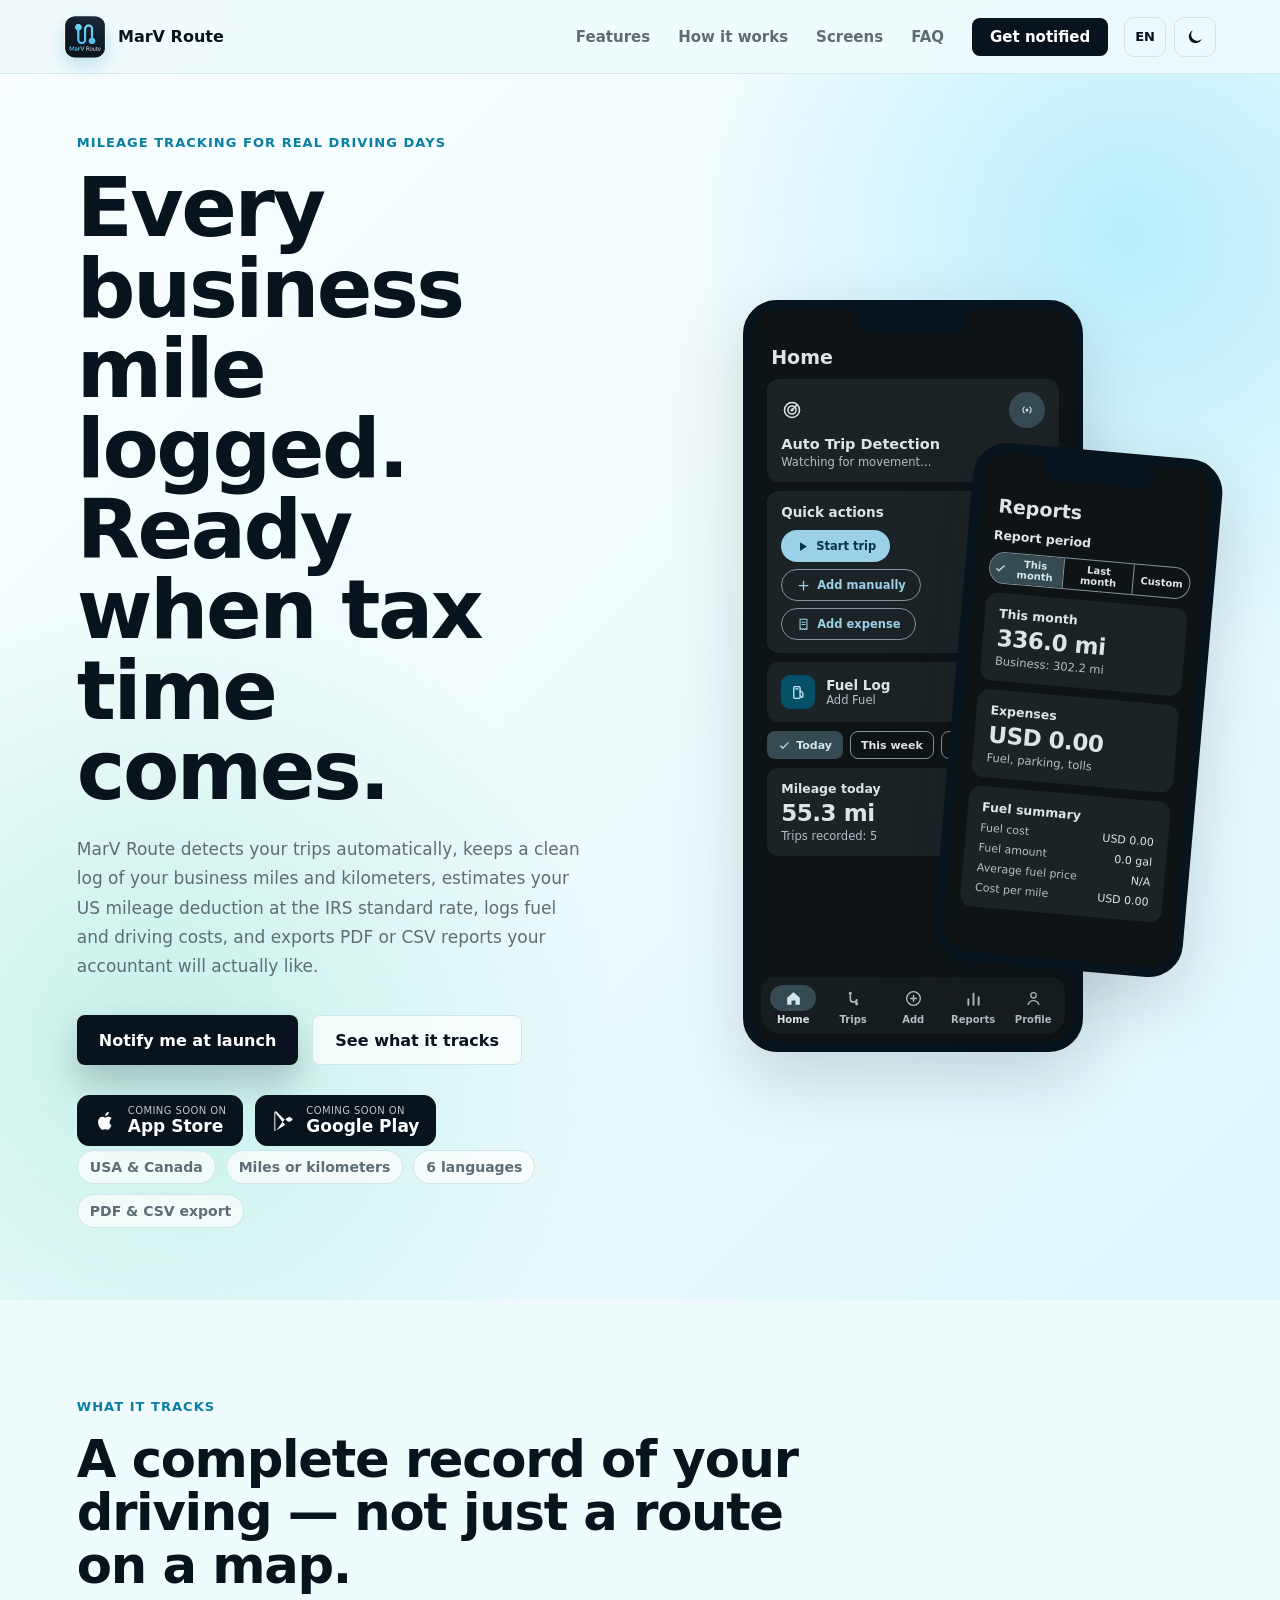
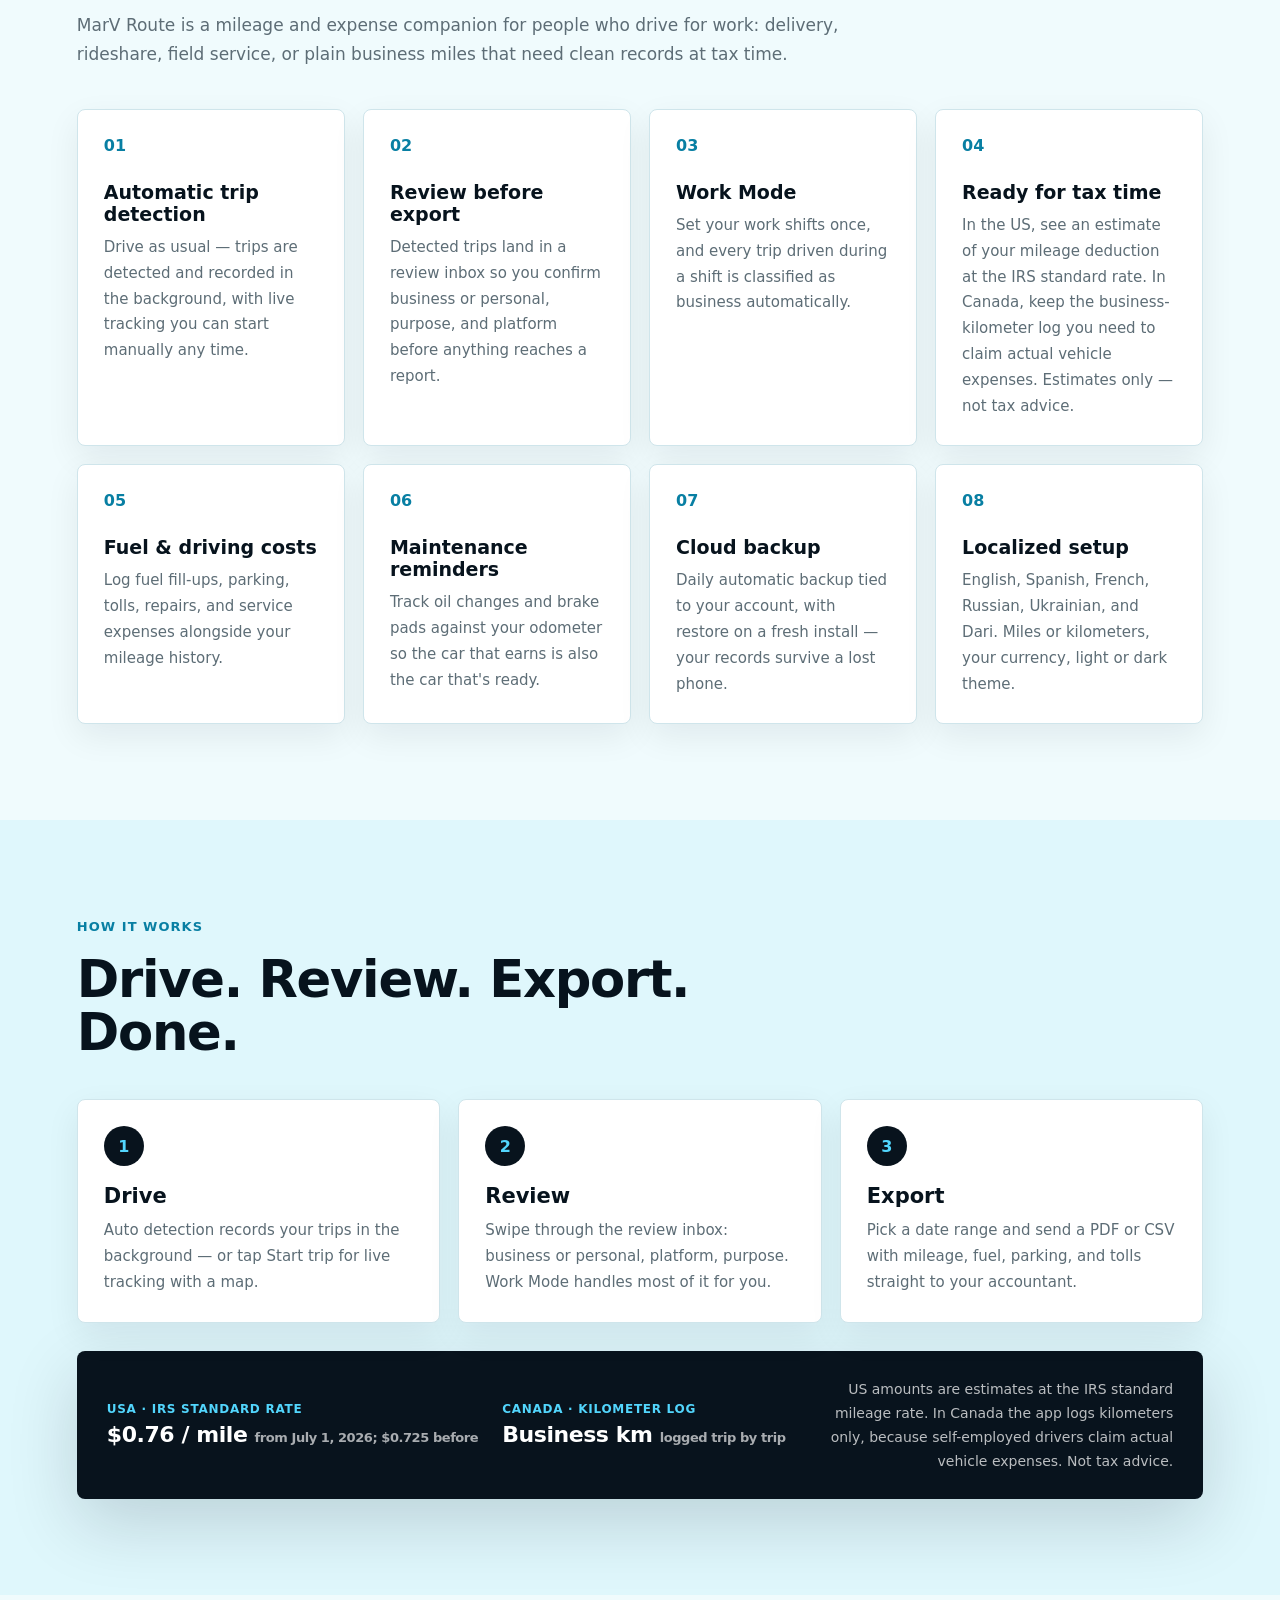
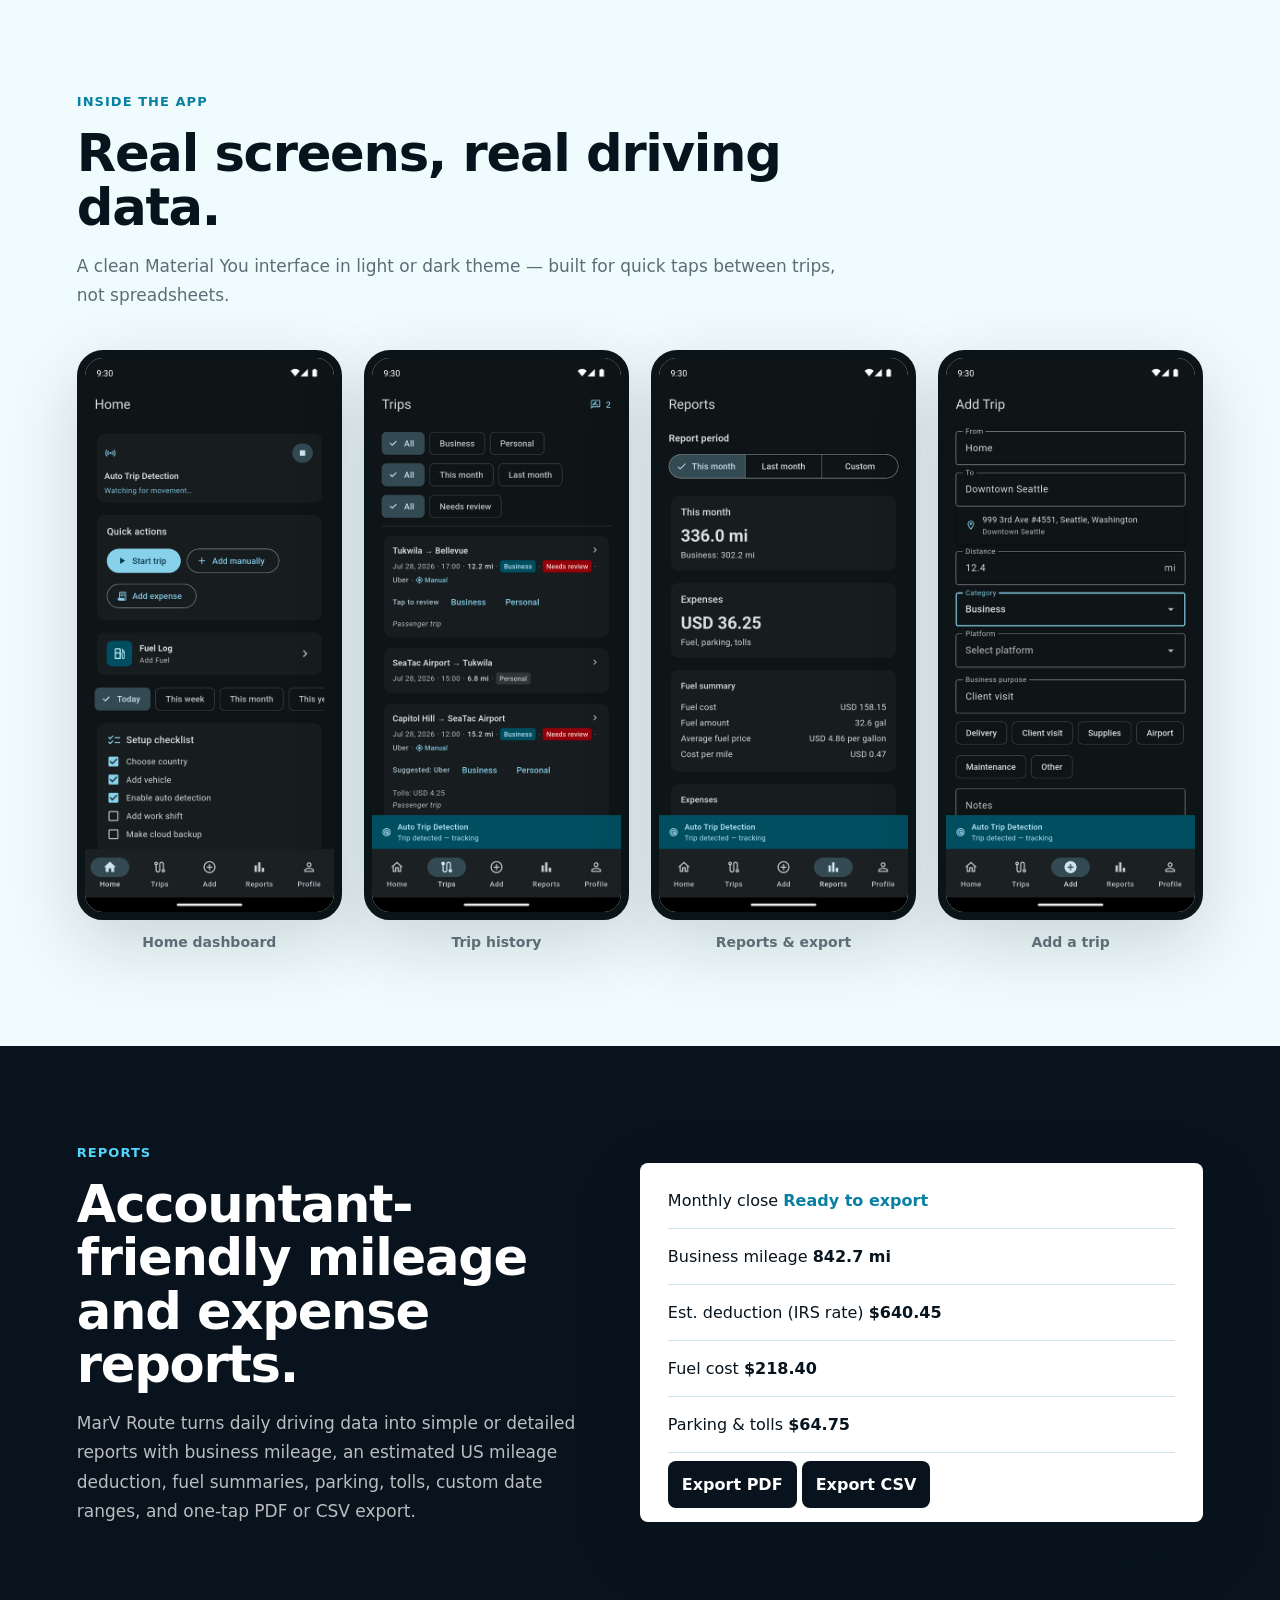
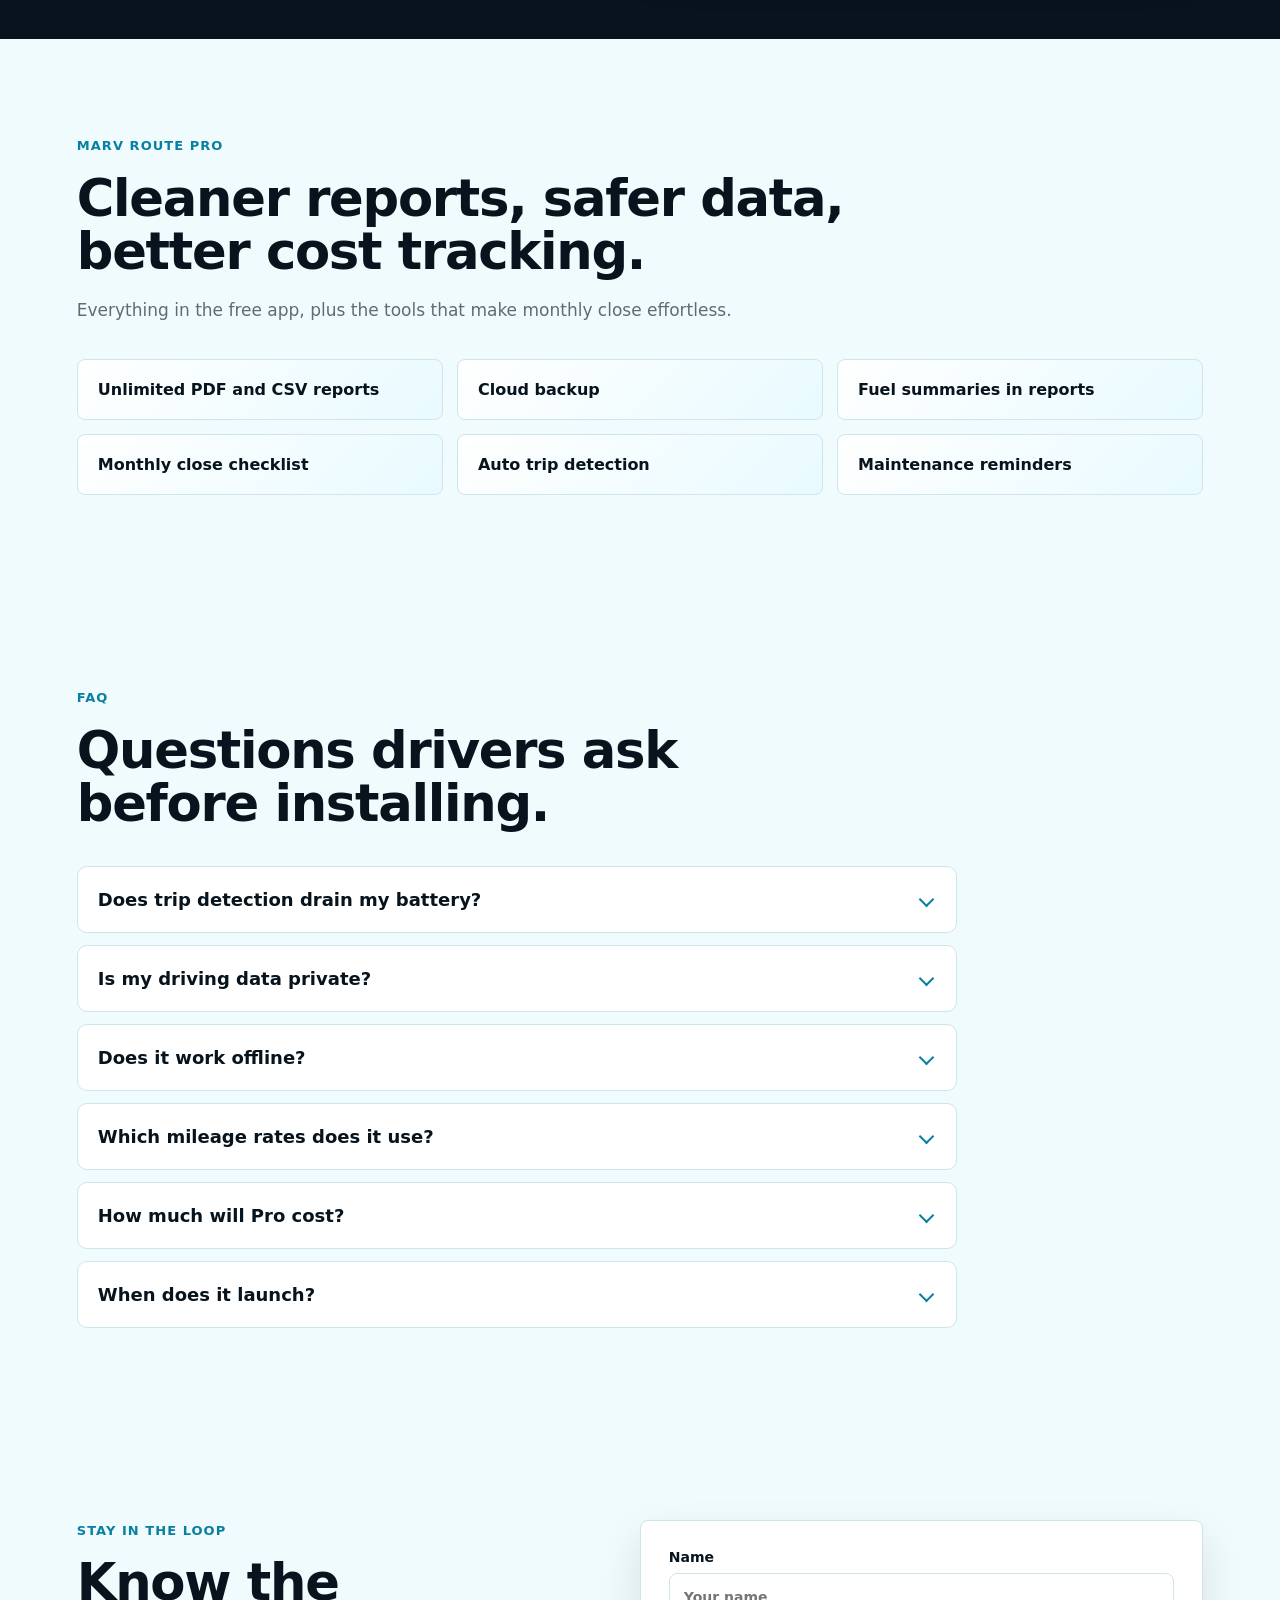
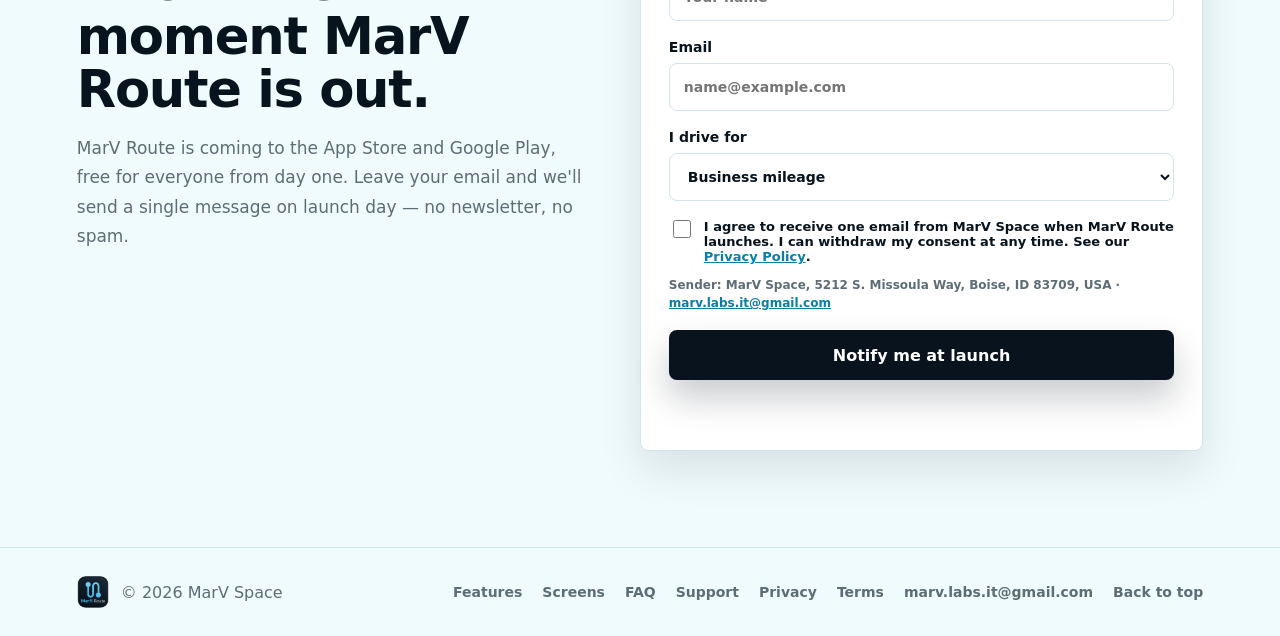
<file: index.html>
<!doctype html>
<html lang="en" data-theme="light">
  <head>
    <meta charset="UTF-8" />
    <meta name="viewport" content="width=device-width, initial-scale=1.0" />
    <meta
      name="description"
      data-i18n="metaDescription"
      content="MarV Route automatically tracks business mileage, keeps a clean trip log, records fuel and expenses, and exports accountant-friendly PDF and CSV reports."
    />
    <meta name="theme-color" content="#08131d" />
    <meta property="og:type" content="website" />
    <meta property="og:title" content="MarV Route — Mileage & Expense Tracking" />
    <meta
      property="og:description"
      content="Automatic trip detection, accountant-friendly mileage reports, fuel and expense logging, and maintenance reminders for drivers in the USA and Canada."
    />
    <meta property="og:image" content="assets/og-image.png" />
    <meta property="og:image:width" content="1200" />
    <meta property="og:image:height" content="630" />
    <meta name="twitter:card" content="summary_large_image" />
    <meta name="twitter:title" content="MarV Route — Mileage & Expense Tracking" />
    <meta
      name="twitter:description"
      content="Automatic trip detection, accountant-friendly mileage reports, fuel and expense logging for drivers in the USA and Canada."
    />
    <meta name="twitter:image" content="assets/og-image.png" />
    <link rel="icon" type="image/png" href="assets/marv-route-icon.png" />
    <link rel="apple-touch-icon" href="assets/marv-route-icon.png" />
    <title>MarV Route | Mileage and Expense Tracking</title>
    <script>
      (function () {
        var d = document.documentElement;
        d.classList.add("js");
        try {
          var t = localStorage.getItem("marv-theme");
          if (!t) {
            t = window.matchMedia("(prefers-color-scheme: dark)").matches ? "dark" : "light";
          }
          d.setAttribute("data-theme", t);
          var l = localStorage.getItem("marv-lang");
          if (l) d.setAttribute("lang", l);
        } catch (e) {}
      })();
    </script>
    <link rel="stylesheet" href="styles.css" />
  </head>
  <body>
    <header class="site-header">
      <a class="brand" href="#top" aria-label="MarV Route home">
        <img src="assets/marv-route-icon.png" alt="" />
        <span>MarV Route</span>
      </a>
      <div class="header-tools">
        <button class="icon-btn lang-toggle" type="button" aria-label="Switch language">
          <span class="lang-current">EN</span>
        </button>
        <button class="icon-btn theme-toggle" type="button" aria-label="Toggle dark mode" aria-pressed="false">
          <svg class="icon-sun" viewBox="0 0 24 24" aria-hidden="true">
            <circle cx="12" cy="12" r="4.2" fill="currentColor" />
            <path d="M12 2.5v3M12 18.5v3M2.5 12h3M18.5 12h3M5 5l2 2M17 17l2 2M19 5l-2 2M7 17l-2 2" stroke="currentColor" stroke-width="1.8" stroke-linecap="round" />
          </svg>
          <svg class="icon-moon" viewBox="0 0 24 24" aria-hidden="true">
            <path d="M20 14.5A8 8 0 1 1 9.5 4a6.5 6.5 0 0 0 10.5 10.5z" fill="currentColor" />
          </svg>
        </button>
        <button class="nav-toggle" type="button" aria-expanded="false" aria-controls="site-nav" aria-label="Menu">
          <span></span>
          <span></span>
          <span></span>
        </button>
      </div>
      <nav class="site-nav" id="site-nav" aria-label="Primary navigation">
        <a href="#features" data-i18n="navFeatures">Features</a>
        <a href="#how-it-works" data-i18n="navHow">How it works</a>
        <a href="#screens" data-i18n="navScreens">Screens</a>
        <a href="#faq" data-i18n="navFaq">FAQ</a>
        <a class="nav-cta" href="#download" data-i18n="navCta">Get notified</a>
      </nav>
    </header>

    <main id="top">
      <section class="hero">
        <div class="hero-copy reveal">
          <p class="eyebrow" data-i18n="heroEyebrow">Mileage tracking for real driving days</p>
          <h1 data-i18n="heroTitle">Every business mile logged. Ready when tax time comes.</h1>
          <p data-i18n="heroBody">MarV Route detects your trips automatically, keeps a clean log of your business miles and kilometers, estimates your US mileage deduction at the IRS standard rate, logs fuel and driving costs, and exports PDF or CSV reports your accountant will actually like.</p>
          <div class="hero-actions">
            <a class="button primary" href="#download" data-i18n="heroCtaPrimary">Notify me at launch</a>
            <a class="button secondary" href="#features" data-i18n="heroCtaSecondary">See what it tracks</a>
          </div>
          <div class="store-badges" aria-label="App stores">
            <a class="store-badge" href="#download">
              <svg viewBox="0 0 24 24" aria-hidden="true"><path d="M16.4 12.7c0-2 1.6-3 1.7-3-1-1.4-2.4-1.6-2.9-1.6-1.2-.1-2.4.7-3 .7-.6 0-1.6-.7-2.6-.7-1.3 0-2.6.8-3.3 2-1.4 2.4-.4 6 1 8 .6 1 1.4 2.1 2.4 2 1-.04 1.3-.6 2.5-.6s1.5.6 2.5.6c1 0 1.7-1 2.3-2 .7-1.1 1-2.2 1-2.3 0 0-1.9-.8-2-3.2zM14.6 6.3c.5-.7.9-1.6.8-2.6-.8 0-1.8.5-2.4 1.2-.5.6-.9 1.5-.8 2.5.9.07 1.8-.4 2.4-1.1z" fill="currentColor" /></svg>
              <span><small data-i18n="storeSoon">Coming soon on</small><strong>App Store</strong></span>
            </a>
            <a class="store-badge" href="#download">
              <svg viewBox="0 0 24 24" aria-hidden="true"><path d="M4 3.2v17.6c0 .5.5.8.9.5l9.3-5.8-2.8-2.8L4 3.2zm10.5 6.7L17.8 8l2.6 1.6c.6.4.6 1.4 0 1.8L17.8 13l-3.3-2-2.4 2.4 2.4-2.4zM5.4 2.7l8.2 8.2-2.4 2.4L5.4 21.3c-.2.1-.5 0-.5-.3V3c0-.3.3-.4.5-.3z" fill="currentColor" /></svg>
              <span><small data-i18n="storeSoon">Coming soon on</small><strong>Google Play</strong></span>
            </a>
          </div>
          <div class="trust-row" aria-label="Supported setup">
            <span data-i18n="trustRegion">USA &amp; Canada</span>
            <span data-i18n="trustUnit">Miles or kilometers</span>
            <span data-i18n="trustLang">6 languages</span>
            <span data-i18n="trustExport">PDF &amp; CSV export</span>
          </div>
        </div>

        <div class="phone-stage reveal" aria-label="MarV Route app preview">
          <div class="phone phone-main">
            <div class="phone-top"></div>
            <div class="m3-screen">
              <div class="m3-appbar">Home</div>
              <div class="m3-card m3-detect">
                <div class="m3-detect-top">
                  <svg class="m3-icon" viewBox="0 0 24 24" aria-hidden="true">
                    <circle cx="12" cy="12" r="8.2" fill="none" stroke="currentColor" stroke-width="1.7" />
                    <circle cx="12" cy="12" r="4.4" fill="none" stroke="currentColor" stroke-width="1.7" />
                    <circle cx="12" cy="12" r="1.7" fill="currentColor" />
                    <path d="M12 12l5.4-5.4" stroke="currentColor" stroke-width="1.7" stroke-linecap="round" />
                  </svg>
                  <span class="m3-circle-btn" aria-hidden="true">
                    <svg viewBox="0 0 24 24">
                      <circle cx="12" cy="12" r="2" fill="currentColor" />
                      <path d="M8.2 8.2a5.4 5.4 0 0 0 0 7.6M15.8 8.2a5.4 5.4 0 0 1 0 7.6" fill="none" stroke="currentColor" stroke-width="1.7" stroke-linecap="round" />
                    </svg>
                  </span>
                </div>
                <strong>Auto Trip Detection</strong>
                <span class="m3-sub">Watching for movement…</span>
              </div>
              <div class="m3-card">
                <strong class="m3-card-title">Quick actions</strong>
                <div class="m3-actions">
                  <button type="button" class="m3-btn filled">
                    <svg viewBox="0 0 24 24" aria-hidden="true"><path d="M8 5v14l11-7z" fill="currentColor" /></svg>
                    Start trip
                  </button>
                  <button type="button" class="m3-btn outlined">
                    <svg viewBox="0 0 24 24" aria-hidden="true"><path d="M12 5v14M5 12h14" stroke="currentColor" stroke-width="2" stroke-linecap="round" /></svg>
                    Add manually
                  </button>
                  <button type="button" class="m3-btn outlined">
                    <svg viewBox="0 0 24 24" aria-hidden="true">
                      <path d="M6.5 3.5h11V20l-1.9-1.4L13.8 20l-1.8-1.4L10.2 20l-1.8-1.4L6.5 20V3.5z" fill="none" stroke="currentColor" stroke-width="1.7" stroke-linejoin="round" />
                      <path d="M9.5 8.5h5M9.5 12h5" stroke="currentColor" stroke-width="1.7" stroke-linecap="round" />
                    </svg>
                    Add expense
                  </button>
                </div>
              </div>
              <div class="m3-card m3-fuel">
                <span class="m3-fuel-tile" aria-hidden="true">
                  <svg viewBox="0 0 24 24">
                    <rect x="6" y="4.5" width="8" height="15" rx="1.4" fill="none" stroke="currentColor" stroke-width="1.7" />
                    <path d="M8.5 7.5h3" stroke="currentColor" stroke-width="1.7" stroke-linecap="round" />
                    <path d="M14 10.5h1.6l1.9 2v4.2a1.4 1.4 0 0 1-2.8 0" fill="none" stroke="currentColor" stroke-width="1.7" stroke-linecap="round" />
                  </svg>
                </span>
                <div class="m3-row-text">
                  <strong>Fuel Log</strong>
                  <span class="m3-sub">Add Fuel</span>
                </div>
                <svg class="m3-chevron" viewBox="0 0 24 24" aria-hidden="true"><path d="M9.5 6l6 6-6 6" fill="none" stroke="currentColor" stroke-width="2" stroke-linecap="round" stroke-linejoin="round" /></svg>
              </div>
              <div class="m3-chips" aria-hidden="true">
                <span class="selected">
                  <svg viewBox="0 0 24 24"><path d="M5 13l4 4 9.5-10" fill="none" stroke="currentColor" stroke-width="2.2" stroke-linecap="round" stroke-linejoin="round" /></svg>
                  Today
                </span>
                <span>This week</span>
                <span>This month</span>
              </div>
              <div class="m3-card">
                <span class="m3-label">Mileage today</span>
                <strong class="m3-value">55.3 mi</strong>
                <span class="m3-sub">Trips recorded: 5</span>
              </div>
              <nav class="m3-nav" aria-hidden="true">
                <span class="active">
                  <i><svg viewBox="0 0 24 24"><path d="M4 11l8-7 8 7v9h-5.5v-5.5h-5V20H4v-9z" fill="currentColor" /></svg></i>
                  Home
                </span>
                <span>
                  <i><svg viewBox="0 0 24 24">
                    <circle cx="8" cy="5.5" r="1.9" fill="currentColor" />
                    <circle cx="16" cy="18.5" r="1.9" fill="currentColor" />
                    <path d="M8 7.5v5a4 4 0 0 0 8 0v4" fill="none" stroke="currentColor" stroke-width="1.9" stroke-linecap="round" />
                  </svg></i>
                  Trips
                </span>
                <span>
                  <i><svg viewBox="0 0 24 24">
                    <circle cx="12" cy="12" r="8.6" fill="none" stroke="currentColor" stroke-width="1.7" />
                    <path d="M12 8.2v7.6M8.2 12h7.6" stroke="currentColor" stroke-width="1.7" stroke-linecap="round" />
                  </svg></i>
                  Add
                </span>
                <span>
                  <i><svg viewBox="0 0 24 24"><path d="M5.5 20v-7M12 20V5.5M18.5 20v-9.5" stroke="currentColor" stroke-width="2.4" stroke-linecap="round" /></svg></i>
                  Reports
                </span>
                <span>
                  <i><svg viewBox="0 0 24 24">
                    <circle cx="12" cy="8" r="3.4" fill="none" stroke="currentColor" stroke-width="1.7" />
                    <path d="M5.2 19.5c1.5-3.3 3.9-4.8 6.8-4.8s5.3 1.5 6.8 4.8" fill="none" stroke="currentColor" stroke-width="1.7" stroke-linecap="round" />
                  </svg></i>
                  Profile
                </span>
              </nav>
            </div>
          </div>

          <div class="phone phone-secondary">
            <div class="phone-top"></div>
            <div class="m3-screen m3-compact">
              <div class="m3-appbar">Reports</div>
              <span class="m3-section-label">Report period</span>
              <div class="m3-segmented" aria-hidden="true">
                <span class="selected">
                  <svg viewBox="0 0 24 24"><path d="M5 13l4 4 9.5-10" fill="none" stroke="currentColor" stroke-width="2.2" stroke-linecap="round" stroke-linejoin="round" /></svg>
                  This month
                </span>
                <span>Last month</span>
                <span>Custom</span>
              </div>
              <div class="m3-card">
                <span class="m3-label">This month</span>
                <strong class="m3-value">336.0 mi</strong>
                <span class="m3-sub">Business: 302.2 mi</span>
              </div>
              <div class="m3-card">
                <span class="m3-label">Expenses</span>
                <strong class="m3-value">USD 0.00</strong>
                <span class="m3-sub">Fuel, parking, tolls</span>
              </div>
              <div class="m3-card">
                <span class="m3-label">Fuel summary</span>
                <div class="m3-line"><span>Fuel cost</span><span>USD 0.00</span></div>
                <div class="m3-line"><span>Fuel amount</span><span>0.0 gal</span></div>
                <div class="m3-line"><span>Average fuel price</span><span>N/A</span></div>
                <div class="m3-line"><span>Cost per mile</span><span>USD 0.00</span></div>
              </div>
            </div>
          </div>
        </div>
      </section>

      <section class="section" id="features">
        <div class="section-heading reveal">
          <p class="eyebrow" data-i18n="featuresEyebrow">What it tracks</p>
          <h2 data-i18n="featuresTitle">A complete record of your driving — not just a route on a map.</h2>
          <p data-i18n="featuresBody">
            MarV Route is a mileage and expense companion for people who drive for work:
            delivery, rideshare, field service, or plain business miles that need clean
            records at tax time.
          </p>
        </div>
        <div class="feature-grid">
          <article class="feature-card reveal">
            <span>01</span>
            <h3 data-i18n="feat1Title">Automatic trip detection</h3>
            <p data-i18n="feat1Body">Drive as usual — trips are detected and recorded in the background, with live tracking you can start manually any time.</p>
          </article>
          <article class="feature-card reveal">
            <span>02</span>
            <h3 data-i18n="feat2Title">Review before export</h3>
            <p data-i18n="feat2Body">Detected trips land in a review inbox so you confirm business or personal, purpose, and platform before anything reaches a report.</p>
          </article>
          <article class="feature-card reveal">
            <span>03</span>
            <h3 data-i18n="feat3Title">Work Mode</h3>
            <p data-i18n="feat3Body">Set your work shifts once, and every trip driven during a shift is classified as business automatically.</p>
          </article>
          <article class="feature-card reveal">
            <span>04</span>
            <h3 data-i18n="feat4Title">Ready for tax time</h3>
            <p data-i18n="feat4Body">In the US, see an estimate of your mileage deduction at the IRS standard rate. In Canada, keep the business-kilometer log you need to claim actual vehicle expenses. Estimates only — not tax advice.</p>
          </article>
          <article class="feature-card reveal">
            <span>05</span>
            <h3 data-i18n="feat5Title">Fuel &amp; driving costs</h3>
            <p data-i18n="feat5Body">Log fuel fill-ups, parking, tolls, repairs, and service expenses alongside your mileage history.</p>
          </article>
          <article class="feature-card reveal">
            <span>06</span>
            <h3 data-i18n="feat6Title">Maintenance reminders</h3>
            <p data-i18n="feat6Body">Track oil changes and brake pads against your odometer so the car that earns is also the car that's ready.</p>
          </article>
          <article class="feature-card reveal">
            <span>07</span>
            <h3 data-i18n="feat7Title">Cloud backup</h3>
            <p data-i18n="feat7Body">Daily automatic backup tied to your account, with restore on a fresh install — your records survive a lost phone.</p>
          </article>
          <article class="feature-card reveal">
            <span>08</span>
            <h3 data-i18n="feat8Title">Localized setup</h3>
            <p data-i18n="feat8Body">English, Spanish, French, Russian, Ukrainian, and Dari. Miles or kilometers, your currency, light or dark theme.</p>
          </article>
        </div>
      </section>

      <section class="section how-section" id="how-it-works">
        <div class="section-heading reveal">
          <p class="eyebrow" data-i18n="howEyebrow">How it works</p>
          <h2 data-i18n="howTitle">Drive. Review. Export. Done.</h2>
        </div>
        <ol class="steps">
          <li class="reveal">
            <span class="step-number">1</span>
            <h3 data-i18n="how1Title">Drive</h3>
            <p data-i18n="how1Body">Auto detection records your trips in the background — or tap Start trip for live tracking with a map.</p>
          </li>
          <li class="reveal">
            <span class="step-number">2</span>
            <h3 data-i18n="how2Title">Review</h3>
            <p data-i18n="how2Body">Swipe through the review inbox: business or personal, platform, purpose. Work Mode handles most of it for you.</p>
          </li>
          <li class="reveal">
            <span class="step-number">3</span>
            <h3 data-i18n="how3Title">Export</h3>
            <p data-i18n="how3Body">Pick a date range and send a PDF or CSV with mileage, fuel, parking, and tolls straight to your accountant.</p>
          </li>
        </ol>
        <div class="rate-strip reveal" aria-label="How mileage is counted">
          <div>
            <span data-i18n="rateUsa">USA · IRS standard rate</span>
            <strong>$0.76 / mile <em data-i18n="rateUsaNote">from July 1, 2026; $0.725 before</em></strong>
          </div>
          <div>
            <span data-i18n="rateCanada">Canada · kilometer log</span>
            <strong data-i18n="rateCanadaValue">Business km <em>logged trip by trip</em></strong>
          </div>
          <p data-i18n="rateNote">US amounts are estimates at the IRS standard mileage rate. In Canada the app logs kilometers only, because self-employed drivers claim actual vehicle expenses. Not tax advice.</p>
        </div>
      </section>

      <section class="section screens-section" id="screens">
        <div class="section-heading reveal">
          <p class="eyebrow" data-i18n="screensEyebrow">Inside the app</p>
          <h2 data-i18n="screensTitle">Real screens, real driving data.</h2>
          <p data-i18n="screensBody">
            A clean Material You interface in light or dark theme — built for quick taps between
            trips, not spreadsheets.
          </p>
        </div>
        <div class="screens-gallery">
          <figure class="screen-frame reveal">
            <img src="assets/screens/home.png" alt="MarV Route Home screen" loading="lazy" />
            <figcaption data-i18n="screenHome">Home dashboard</figcaption>
          </figure>
          <figure class="screen-frame reveal">
            <img src="assets/screens/trips.png" alt="MarV Route Trips screen" loading="lazy" />
            <figcaption data-i18n="screenTrips">Trip history</figcaption>
          </figure>
          <figure class="screen-frame reveal">
            <img src="assets/screens/reports.png" alt="MarV Route Reports screen" loading="lazy" />
            <figcaption data-i18n="screenReports">Reports &amp; export</figcaption>
          </figure>
          <figure class="screen-frame reveal">
            <img src="assets/screens/add-trip.png" alt="MarV Route Add trip screen" loading="lazy" />
            <figcaption data-i18n="screenAdd">Add a trip</figcaption>
          </figure>
        </div>
      </section>

      <section class="report-section" id="reports">
        <div class="report-copy reveal">
          <p class="eyebrow" data-i18n="reportsEyebrow">Reports</p>
          <h2 data-i18n="reportsTitle">Accountant-friendly mileage and expense reports.</h2>
          <p data-i18n="reportsBody">MarV Route turns daily driving data into simple or detailed reports with business mileage, an estimated US mileage deduction, fuel summaries, parking, tolls, custom date ranges, and one-tap PDF or CSV export.</p>
        </div>
        <div class="report-panel reveal">
          <div class="panel-header">
            <span data-i18n="reportPanelMonth">Monthly close</span>
            <strong data-i18n="reportPanelReady">Ready to export</strong>
          </div>
          <div class="report-line">
            <span data-i18n="reportLineMileage">Business mileage</span>
            <strong>842.7 mi</strong>
          </div>
          <div class="report-line">
            <span data-i18n="reportLineTax">Est. deduction (IRS rate)</span>
            <strong>$640.45</strong>
          </div>
          <div class="report-line">
            <span data-i18n="reportLineFuel">Fuel cost</span>
            <strong>$218.40</strong>
          </div>
          <div class="report-line">
            <span data-i18n="reportLineParking">Parking &amp; tolls</span>
            <strong>$64.75</strong>
          </div>
          <div class="export-buttons">
            <span data-i18n="exportPdf">Export PDF</span>
            <span data-i18n="exportCsv">Export CSV</span>
          </div>
        </div>
      </section>

      <section class="pro-section" id="pro">
        <div class="section-heading reveal">
          <p class="eyebrow" data-i18n="proEyebrow">MarV Route Pro</p>
          <h2 data-i18n="proTitle">Cleaner reports, safer data, better cost tracking.</h2>
          <p data-i18n="proBody">Everything in the free app, plus the tools that make monthly close effortless.</p>
        </div>
        <div class="pro-grid">
          <div class="reveal" data-i18n="pro1">Unlimited PDF and CSV reports</div>
          <div class="reveal" data-i18n="pro2">Cloud backup</div>
          <div class="reveal" data-i18n="pro3">Fuel summaries in reports</div>
          <div class="reveal" data-i18n="pro4">Monthly close checklist</div>
          <div class="reveal" data-i18n="pro5">Auto trip detection</div>
          <div class="reveal" data-i18n="pro6">Maintenance reminders</div>
        </div>
      </section>

      <section class="section faq-section" id="faq">
        <div class="section-heading reveal">
          <p class="eyebrow" data-i18n="faqEyebrow">FAQ</p>
          <h2 data-i18n="faqTitle">Questions drivers ask before installing.</h2>
        </div>
        <div class="faq-list">
          <details class="faq-item reveal">
            <summary data-i18n="faqQ1">Does trip detection drain my battery?</summary>
            <p data-i18n="faqA1">Yes, while it's on. Auto detection keeps high-accuracy GPS running and shows a notification the whole time it's watching for trips, so it uses battery much like a navigation app. Keep your phone plugged in on long shifts, or leave auto detection off and tap Start trip when you drive.</p>
          </details>
          <details class="faq-item reveal">
            <summary data-i18n="faqQ2">Is my driving data private?</summary>
            <p data-i18n="faqA2">Your trips and expenses are stored on your device. If you sign in and use cloud backup, a copy — without detailed GPS traces — is saved to your own account so you can restore it on a new phone. We don't sell your data, and it never goes to advertisers.</p>
          </details>
          <details class="faq-item reveal">
            <summary data-i18n="faqQ3">Does it work offline?</summary>
            <p data-i18n="faqA3">Yes. Tracking, logging, and reports all work without a connection. Maps and address lookup need the internet, and cloud backup runs the next time you're online.</p>
          </details>
          <details class="faq-item reveal">
            <summary data-i18n="faqQ4">Which mileage rates does it use?</summary>
            <p data-i18n="faqA4">For the US, the IRS standard mileage rate: 72.5¢ per mile for January–June 2026 and 76¢ per mile from July 1, 2026. The amount is an estimate of the standard-rate deduction — if you use that rate you can't also deduct fuel or repairs, though business parking and tolls still count. For Canada the app applies no rate: self-employed drivers claim actual vehicle expenses by the business share of their kilometers, so MarV Route keeps the kilometer log and leaves the amount to you or your accountant. None of this is tax advice.</p>
          </details>
          <details class="faq-item reveal">
            <summary data-i18n="faqQ5">How much will Pro cost?</summary>
            <p data-i18n="faqA5">Pricing isn't final yet, and nothing is charged today: until paid plans launch, Pro features can be switched on for free in the app. Trip tracking, manual trips, and on-screen reports stay free for everyone; PDF and CSV export, cloud backup, auto detection, and the other features marked Pro will need a subscription once it launches.</p>
          </details>
          <details class="faq-item reveal">
            <summary data-i18n="faqQ6">When does it launch?</summary>
            <p data-i18n="faqA6">MarV Route is in the final stretch before release on the App Store and Google Play, and it will be available to everyone from day one. Leave your email below and we'll tell you the moment it's live.</p>
          </details>
        </div>
      </section>

      <section class="download-section" id="download">
        <div class="reveal">
          <p class="eyebrow" data-i18n="downloadEyebrow">Stay in the loop</p>
          <h2 data-i18n="downloadTitle">Know the moment MarV Route is out.</h2>
          <p data-i18n="downloadBody">
            MarV Route is coming to the App Store and Google Play, free for everyone from
            day one. Leave your email and we'll send a single message on launch day —
            no newsletter, no spam.
          </p>
        </div>
        <form class="lead-form reveal" novalidate>
          <label>
            <span data-i18n="formName">Name</span>
            <input type="text" name="name" data-i18n-ph="formNamePh" placeholder="Your name" required />
          </label>
          <label>
            <span data-i18n="formEmail">Email</span>
            <input type="email" name="email" data-i18n-ph="formEmailPh" placeholder="name@example.com" required />
          </label>
          <label>
            <span data-i18n="formDrive">I drive for</span>
            <!-- Stable values so the stored answer doesn't change with the UI language. -->
            <select name="driver-type">
              <option value="business" data-i18n="formOpt1">Business mileage</option>
              <option value="delivery" data-i18n="formOpt2">Delivery / rideshare</option>
              <option value="field-service" data-i18n="formOpt3">Field service</option>
              <option value="personal" data-i18n="formOpt4">Personal expense records</option>
            </select>
          </label>
          <!-- Spam trap: hidden from people, irresistible to bots. -->
          <input
            class="hp-field"
            type="text"
            name="_gotcha"
            tabindex="-1"
            autocomplete="off"
            aria-hidden="true"
          />
          <label class="consent">
            <input type="checkbox" name="consent" required />
            <span data-i18n="formConsent">I agree to receive one email from MarV Space when MarV Route launches. I can withdraw my consent at any time. See our <a href="privacy/">Privacy Policy</a>.</span>
          </label>
          <p class="form-sender" data-i18n="formSender">Sender: MarV Space, 5212 S. Missoula Way, Boise, ID 83709, USA · <a href="mailto:marv.labs.it@gmail.com">marv.labs.it@gmail.com</a></p>
          <button class="button primary" type="submit" data-i18n="formSubmit">Notify me at launch</button>
          <p class="form-message" role="status" aria-live="polite"></p>
        </form>
      </section>
    </main>

    <footer class="site-footer">
      <div class="footer-brand">
        <img src="assets/marv-route-icon.png" alt="" />
        <span>© 2026 MarV Space</span>
      </div>
      <nav class="footer-nav" aria-label="Footer navigation">
        <a href="#features" data-i18n="navFeatures">Features</a>
        <a href="#screens" data-i18n="navScreens">Screens</a>
        <a href="#faq" data-i18n="navFaq">FAQ</a>
        <a href="support/" data-i18n="footerSupport">Support</a>
        <a href="privacy/" data-i18n="footerPrivacy">Privacy</a>
        <a href="terms/" data-i18n="footerTerms">Terms</a>
        <a href="mailto:marv.labs.it@gmail.com">marv.labs.it@gmail.com</a>
        <a href="#top" data-i18n="footerTop">Back to top</a>
      </nav>
    </footer>

    <script src="script.js"></script>
  </body>
</html>
</file>
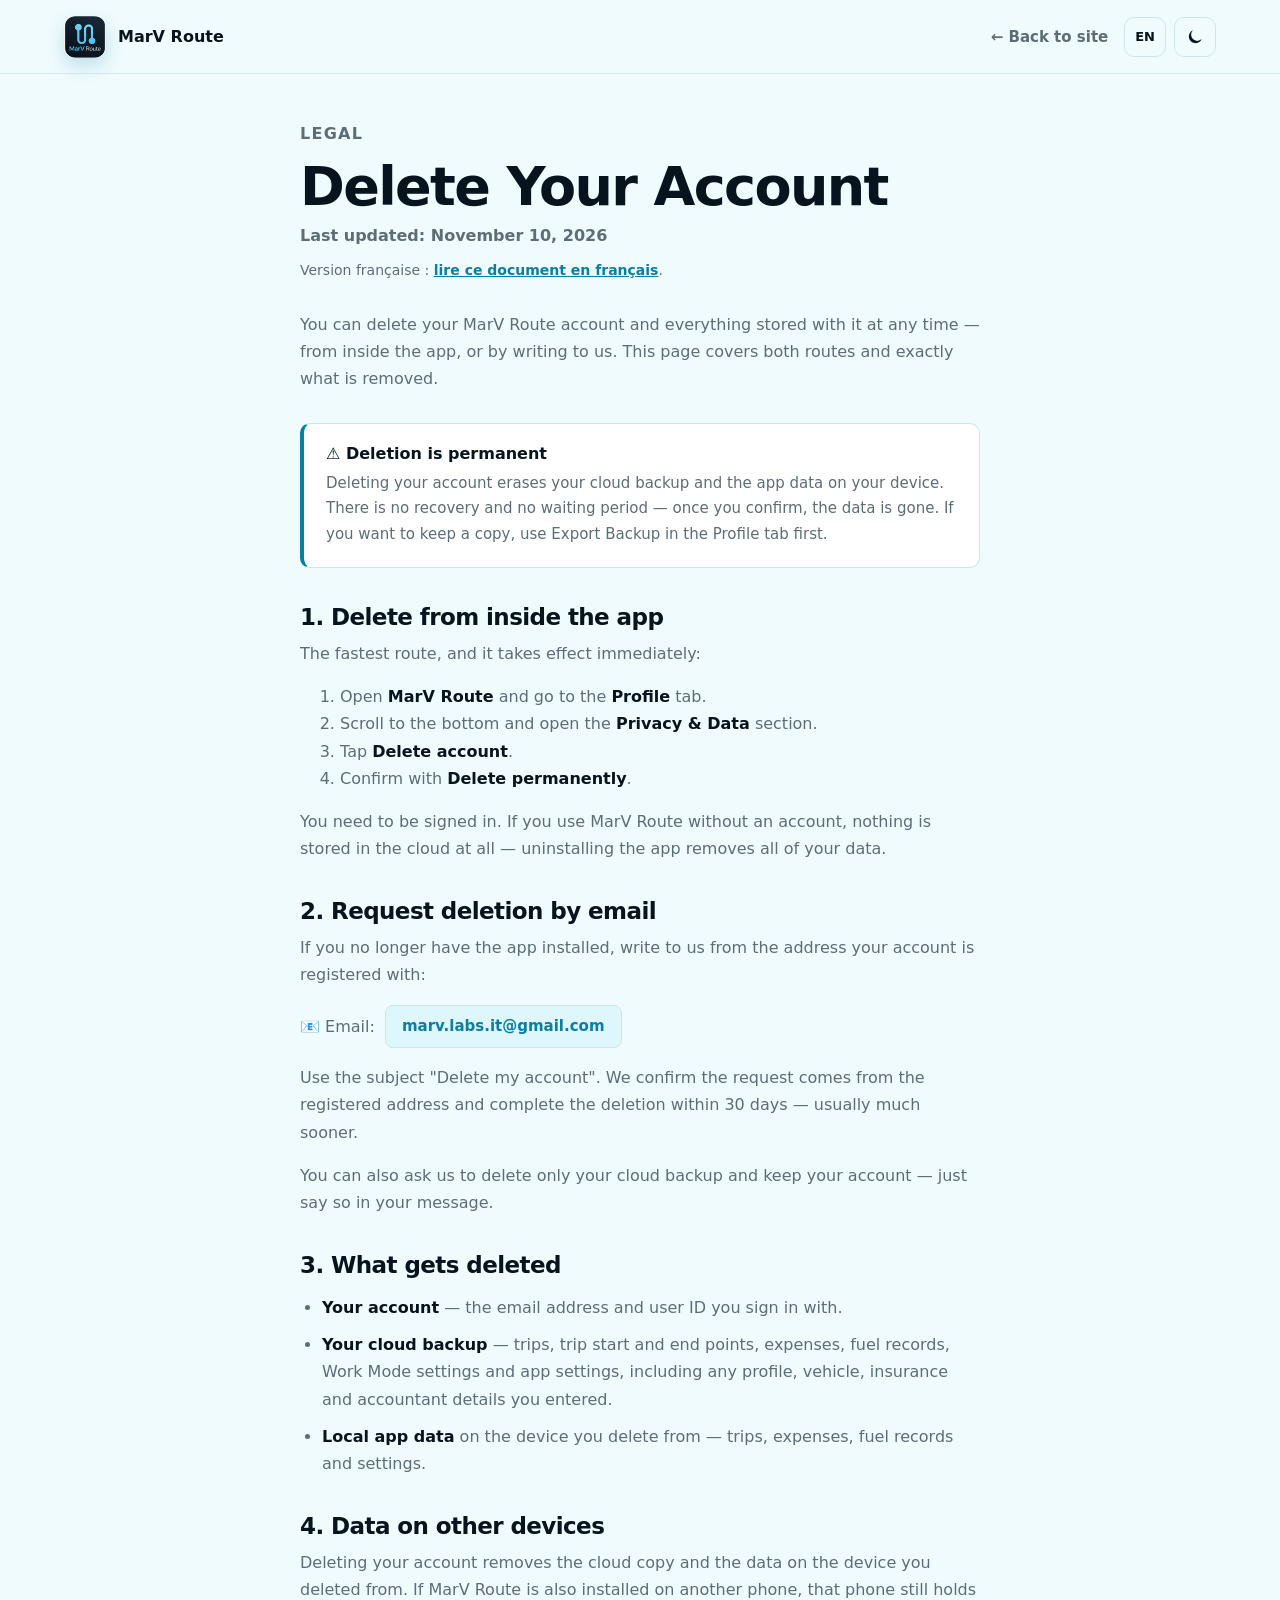
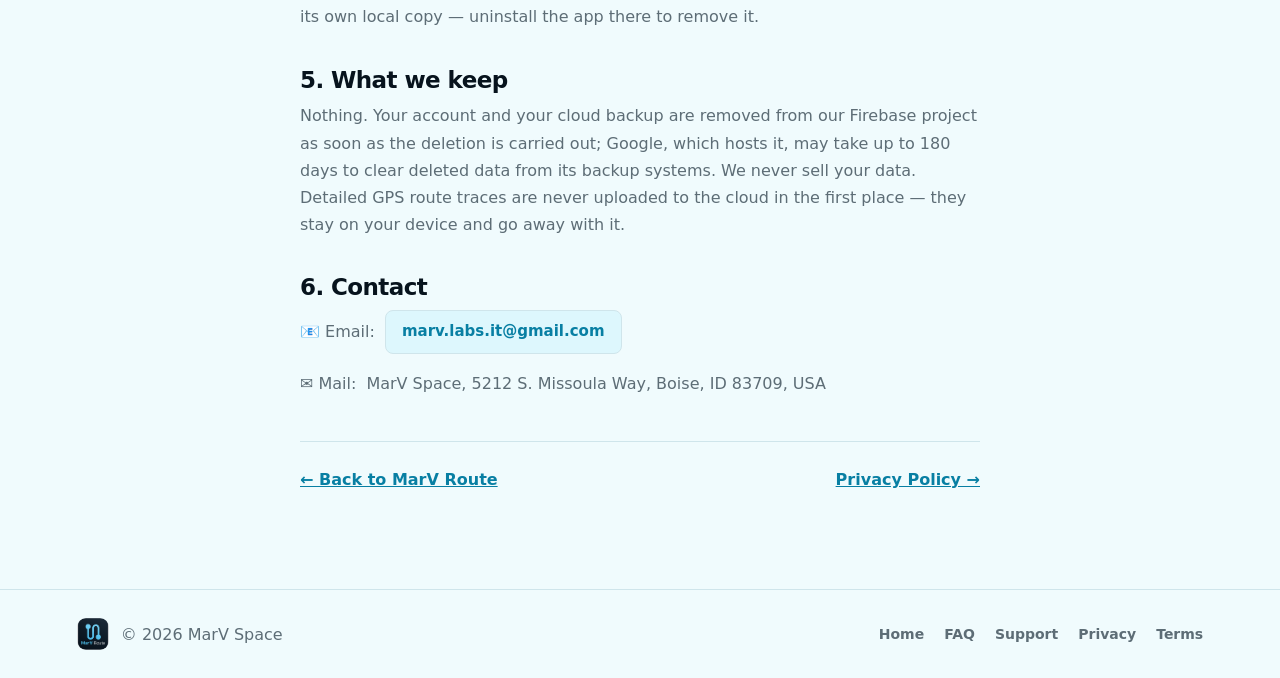
<file: delete-account/index.html>
<!doctype html>
<html lang="en" data-theme="light">
  <head>
    <meta charset="UTF-8" />
    <meta name="viewport" content="width=device-width, initial-scale=1.0" />
    <meta
      name="description"
      content="How to delete your MarV Route account and all associated data — from inside the app or by request."
    />
    <meta name="theme-color" content="#08131d" />
    <meta property="og:type" content="article" />
    <meta property="og:title" content="Delete Your Account | MarV Route" />
    <meta property="og:description" content="Delete your MarV Route account and all data associated with it." />
    <meta property="og:image" content="../assets/og-image.png" />
    <title>Delete Your Account | MarV Route</title>
    <script>
      (function () {
        var d = document.documentElement;
        d.classList.add("js");
        try {
          var t = localStorage.getItem("marv-theme");
          if (!t) t = window.matchMedia("(prefers-color-scheme: dark)").matches ? "dark" : "light";
          d.setAttribute("data-theme", t);
        } catch (e) {}
      })();
    </script>
    <link rel="icon" type="image/png" href="../assets/marv-route-icon.png" />
    <link rel="apple-touch-icon" href="../assets/marv-route-icon.png" />
    <link rel="stylesheet" href="../styles.css" />
  </head>
  <body data-title-key="d_docTitle">
    <header class="site-header">
      <a class="brand" href="../" aria-label="MarV Route home">
        <img src="../assets/marv-route-icon.png" alt="" />
        <span>MarV Route</span>
      </a>
      <a class="back-link" href="../" data-i18n="backToSite">← Back to site</a>
      <div class="header-tools">
        <button class="icon-btn lang-toggle" type="button" aria-label="Switch language">
          <span class="lang-current">EN</span>
        </button>
        <button class="icon-btn theme-toggle" type="button" aria-label="Toggle dark mode" aria-pressed="false">
          <svg class="icon-sun" viewBox="0 0 24 24" aria-hidden="true">
            <circle cx="12" cy="12" r="4.2" fill="currentColor" />
            <path d="M12 2.5v3M12 18.5v3M2.5 12h3M18.5 12h3M5 5l2 2M17 17l2 2M19 5l-2 2M7 17l-2 2" stroke="currentColor" stroke-width="1.8" stroke-linecap="round" />
          </svg>
          <svg class="icon-moon" viewBox="0 0 24 24" aria-hidden="true">
            <path d="M20 14.5A8 8 0 1 1 9.5 4a6.5 6.5 0 0 0 10.5 10.5z" fill="currentColor" />
          </svg>
        </button>
      </div>
    </header>

    <main class="legal">
      <p class="eyebrow" data-i18n="eyebrowLegal">Legal</p>
      <h1 data-i18n="d_title">Delete Your Account</h1>
      <p class="legal-updated" data-i18n="d_updated">Last updated: November 10, 2026</p>
      <p class="legal-lang" data-i18n="langNote"><span lang="fr">Version française : <a href="?lang=fr" hreflang="fr">lire ce document en français</a>.</span></p>
      <p data-i18n="d_intro">You can delete your MarV Route account and everything stored with it at any time — from inside the app, or by writing to us. This page covers both routes and exactly what is removed.</p>

      <div class="legal-callout">
        <strong data-i18n="d_calloutTitle">⚠️ Deletion is permanent</strong>
        <p data-i18n="d_calloutBody">Deleting your account erases your cloud backup and the app data on your device. There is no recovery and no waiting period — once you confirm, the data is gone. If you want to keep a copy, use Export Backup in the Profile tab first.</p>
      </div>

      <h2 data-i18n="d_h1">1. Delete from inside the app</h2>
      <p data-i18n="d_1intro">The fastest route, and it takes effect immediately:</p>
      <ol data-i18n="d_1list"><li>Open <strong>MarV Route</strong> and go to the <strong>Profile</strong> tab.</li><li>Scroll to the bottom and open the <strong>Privacy &amp; Data</strong> section.</li><li>Tap <strong>Delete account</strong>.</li><li>Confirm with <strong>Delete permanently</strong>.</li></ol>
      <p data-i18n="d_1note">You need to be signed in. If you use MarV Route without an account, nothing is stored in the cloud at all — uninstalling the app removes all of your data.</p>

      <h2 data-i18n="d_h2">2. Request deletion by email</h2>
      <p data-i18n="d_2intro">If you no longer have the app installed, write to us from the address your account is registered with:</p>
      <p class="contact-line">
        <span data-i18n="d_emailLabel">📧 Email:</span>
        <a class="email-link" href="mailto:marv.labs.it@gmail.com?subject=Delete%20my%20account">marv.labs.it@gmail.com</a>
      </p>
      <p data-i18n="d_2note">Use the subject "Delete my account". We confirm the request comes from the registered address and complete the deletion within 30 days — usually much sooner.</p>
      <p data-i18n="d_2note2">You can also ask us to delete only your cloud backup and keep your account — just say so in your message.</p>

      <h2 data-i18n="d_h3">3. What gets deleted</h2>
      <ul data-i18n="d_3list"><li><strong>Your account</strong> — the email address and user ID you sign in with.</li><li><strong>Your cloud backup</strong> — trips, trip start and end points, expenses, fuel records, Work Mode settings and app settings, including any profile, vehicle, insurance and accountant details you entered.</li><li><strong>Local app data</strong> on the device you delete from — trips, expenses, fuel records and settings.</li></ul>

      <h2 data-i18n="d_h4">4. Data on other devices</h2>
      <p data-i18n="d_4body">Deleting your account removes the cloud copy and the data on the device you deleted from. If MarV Route is also installed on another phone, that phone still holds its own local copy — uninstall the app there to remove it.</p>

      <h2 data-i18n="d_h5">5. What we keep</h2>
      <p data-i18n="d_5body">Nothing. Your account and your cloud backup are removed from our Firebase project as soon as the deletion is carried out; Google, which hosts it, may take up to 180 days to clear deleted data from its backup systems. We never sell your data. Detailed GPS route traces are never uploaded to the cloud in the first place — they stay on your device and go away with it.</p>

      <h2 data-i18n="d_h6">6. Contact</h2>
      <p class="contact-line">
        <span data-i18n="d_emailLabel">📧 Email:</span>
        <a class="email-link" href="mailto:marv.labs.it@gmail.com?subject=Delete%20my%20account">marv.labs.it@gmail.com</a>
      </p>
      <p class="contact-line">
        <span data-i18n="mailLabel">✉️ Mail:</span>
        <span data-i18n="postalAddress">MarV Space, 5212 S. Missoula Way, Boise, ID 83709, USA</span>
      </p>

      <p class="legal-back">
        <a href="../" data-i18n="backHome">← Back to MarV Route</a>
        <a href="../privacy/" data-i18n="toPrivacy">Privacy Policy →</a>
      </p>
    </main>

    <footer class="site-footer">
      <div class="footer-brand">
        <img src="../assets/marv-route-icon.png" alt="" />
        <span>© 2026 MarV Space</span>
      </div>
      <nav class="footer-nav" aria-label="Footer navigation">
        <a href="../" data-i18n="footerHome">Home</a>
        <a href="../#faq" data-i18n="footerFaq">FAQ</a>
        <a href="../support/" data-i18n="footerSupport">Support</a>
        <a href="../privacy/" data-i18n="footerPrivacy">Privacy</a>
        <a href="../terms/" data-i18n="footerTerms">Terms</a>
      </nav>
    </footer>

    <script src="../legal.js"></script>
  </body>
</html>
</file>
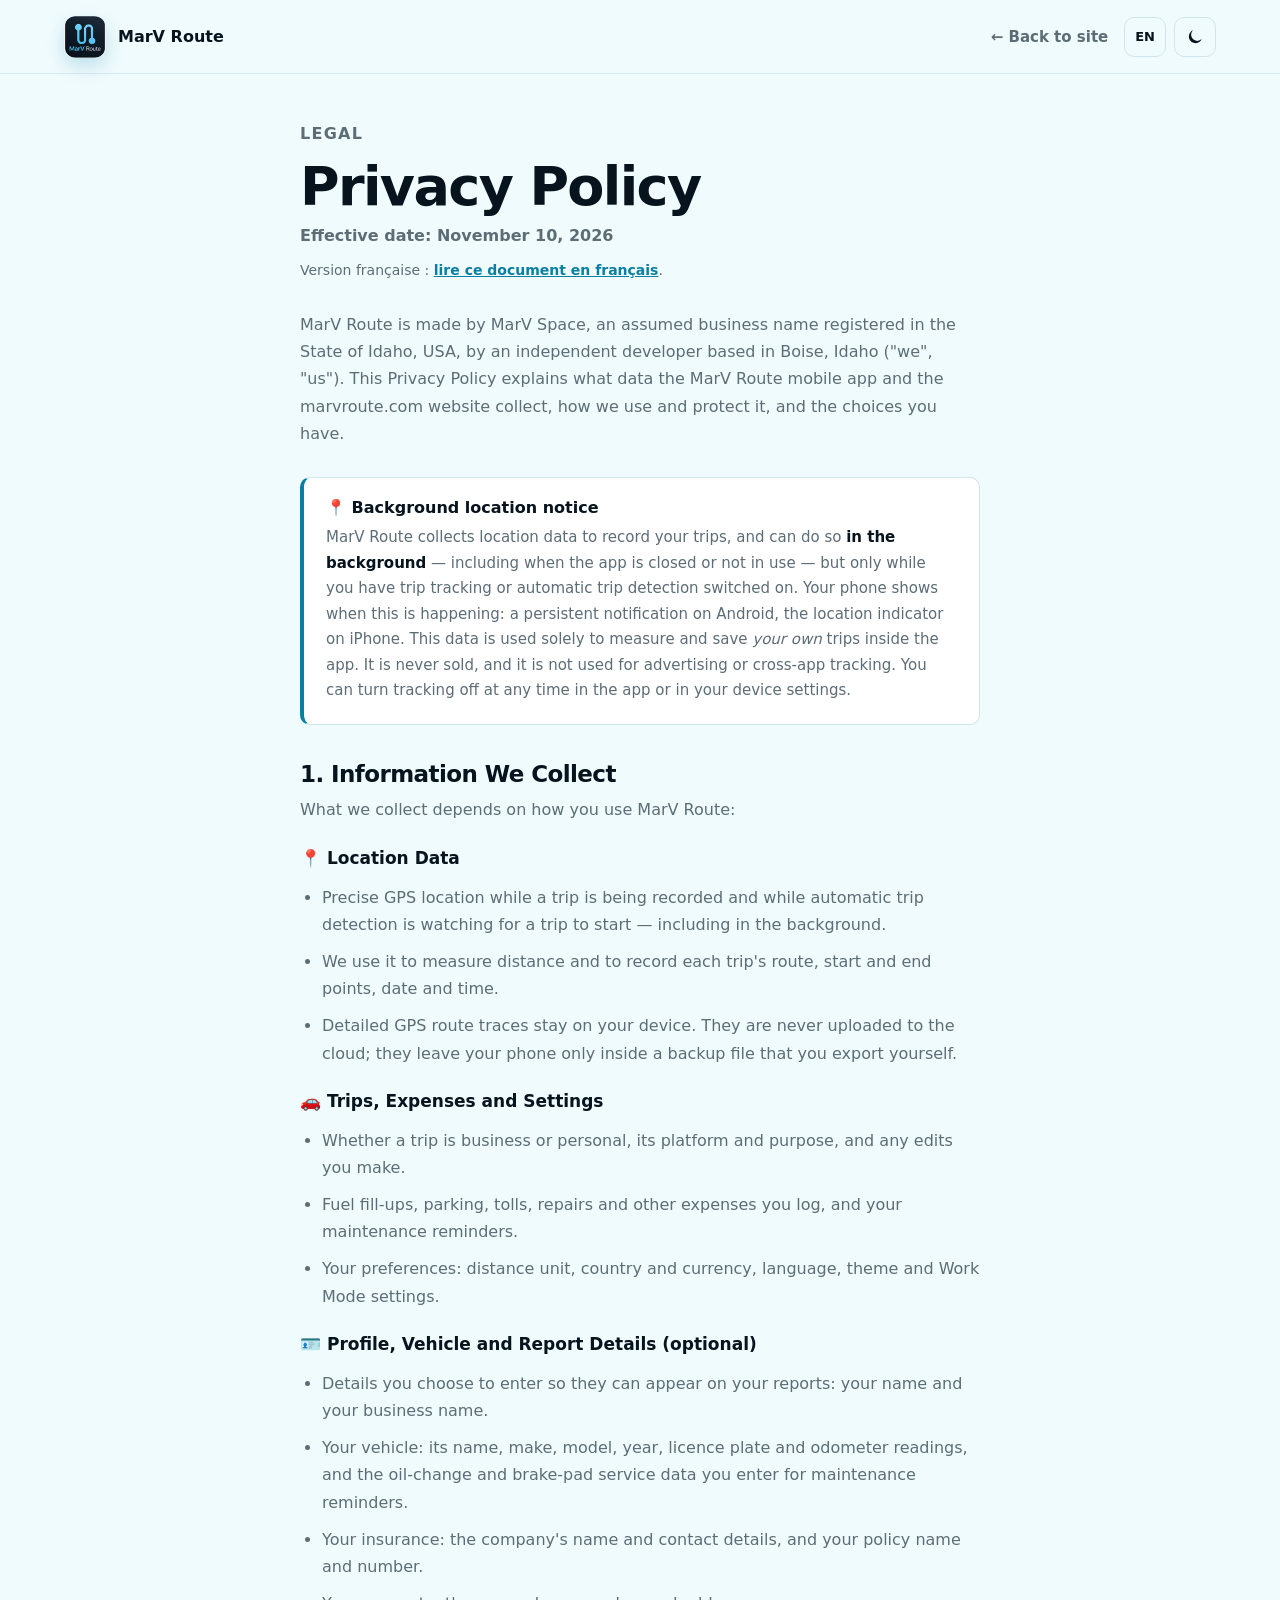
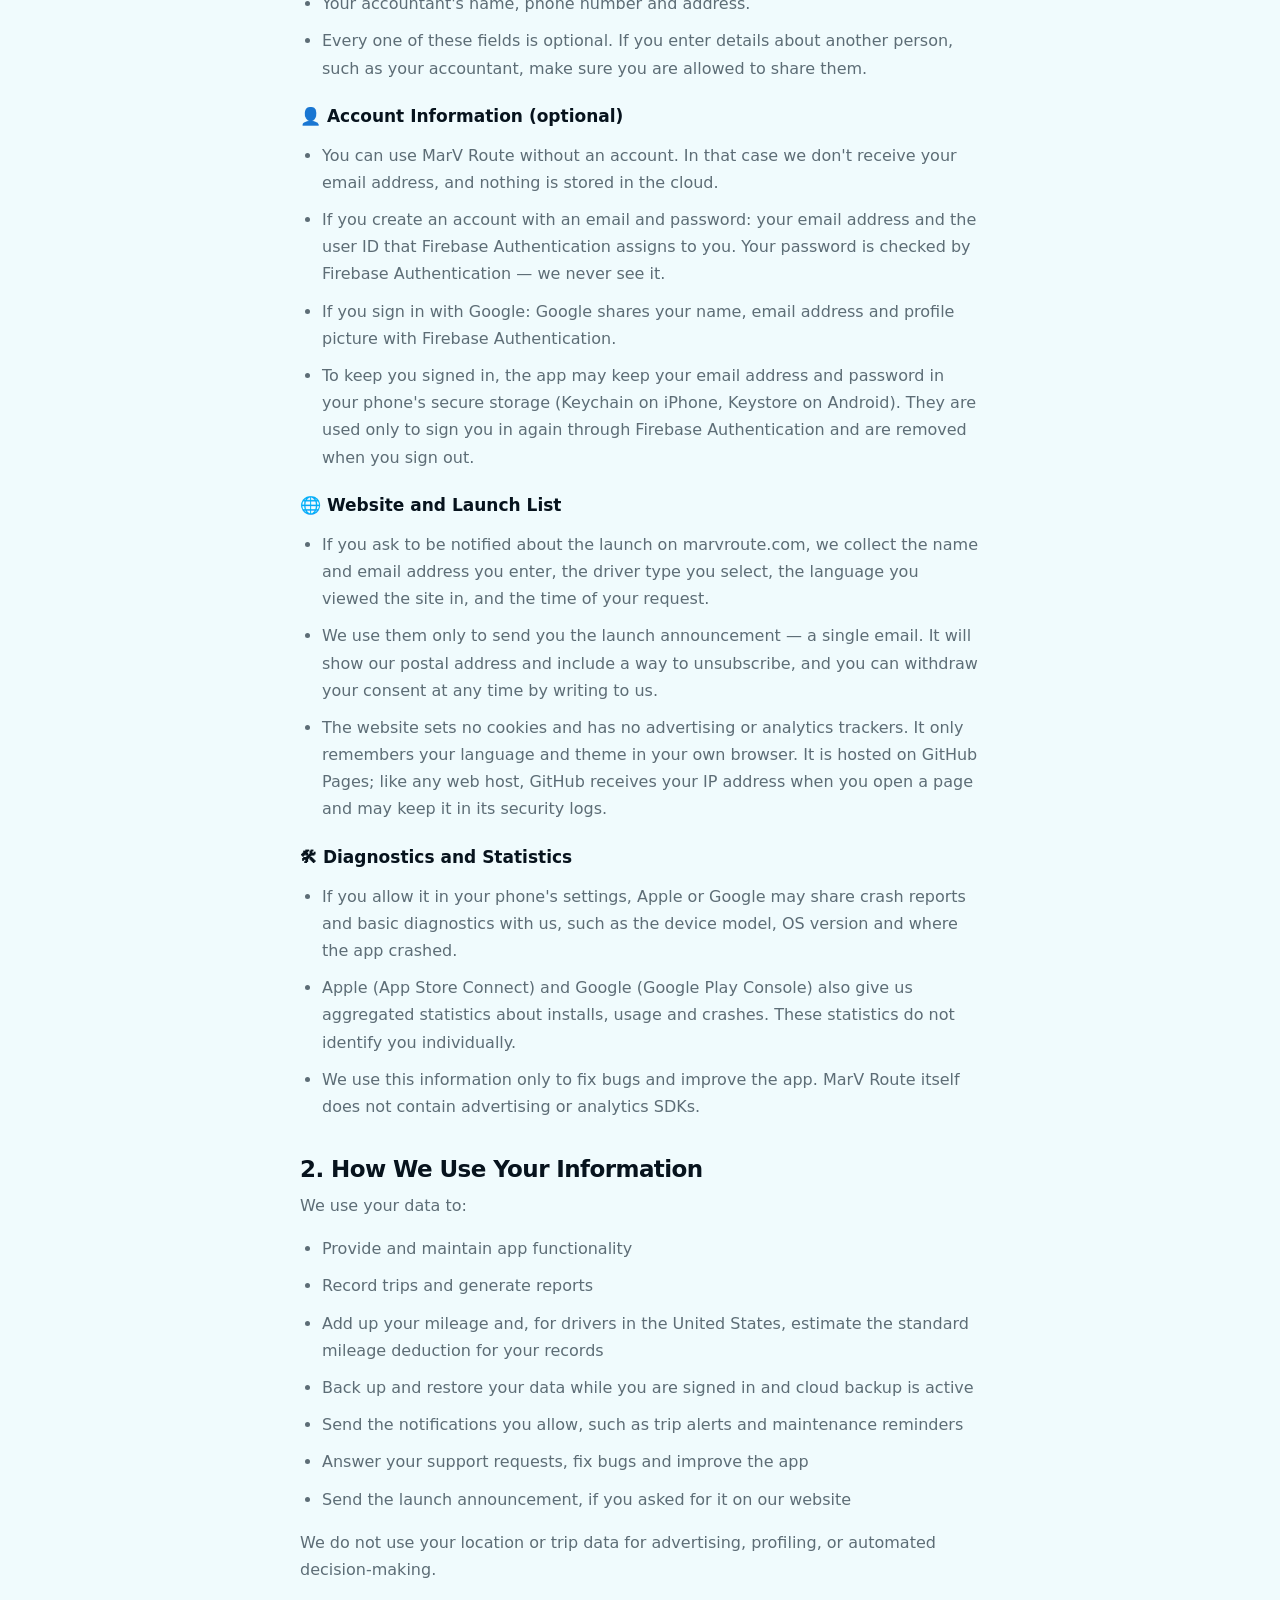
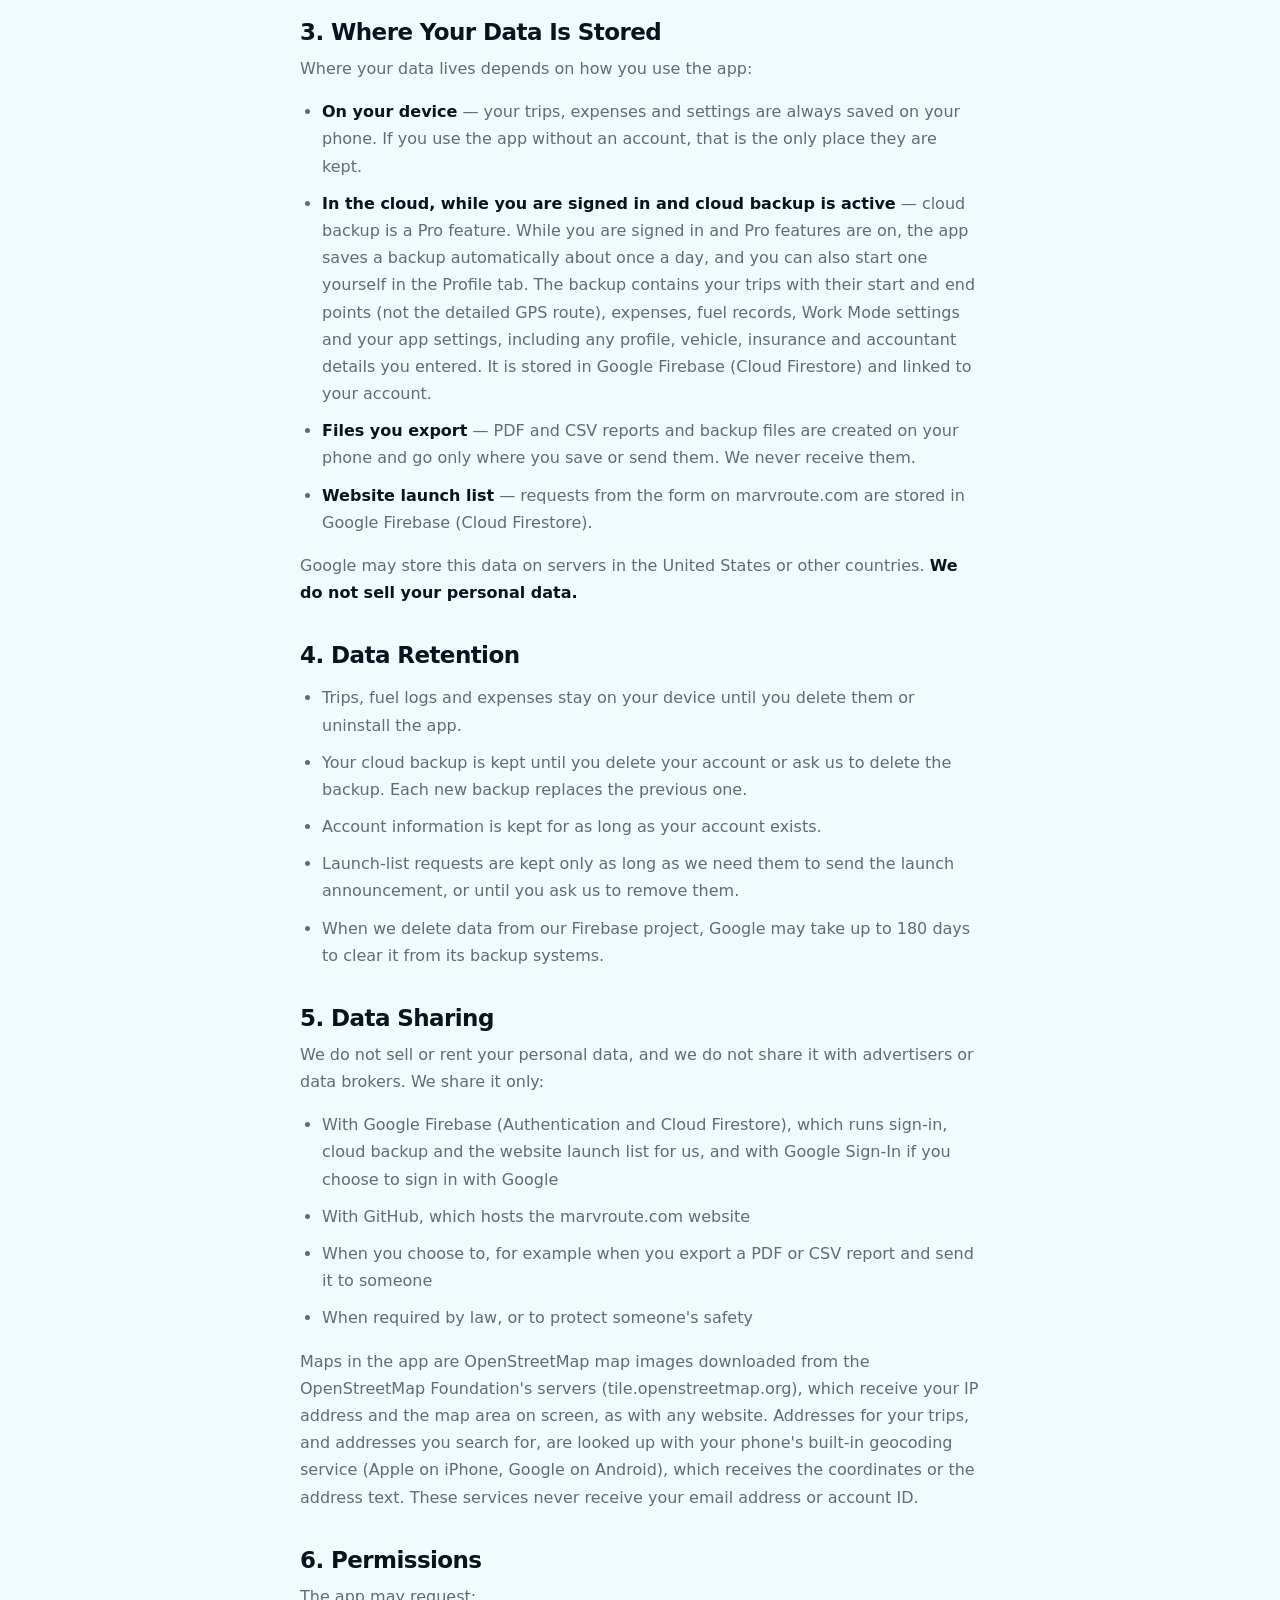
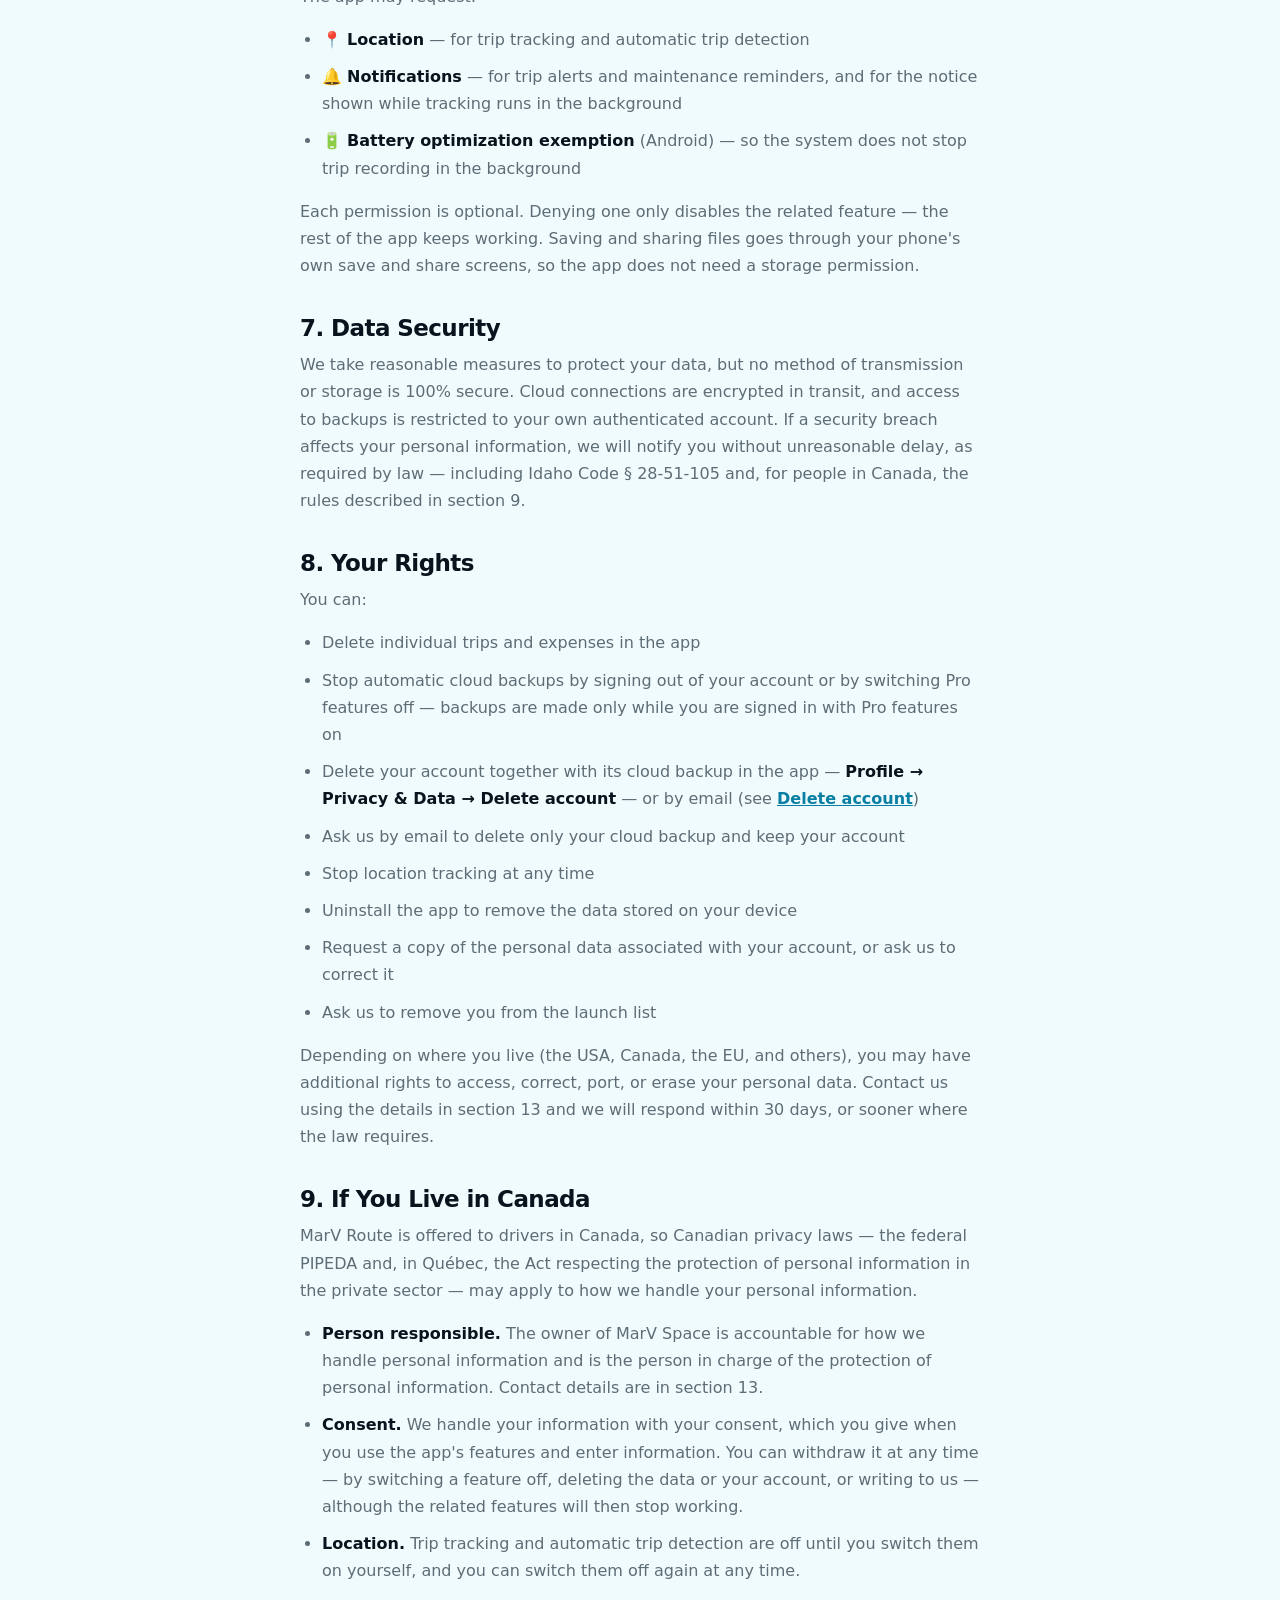
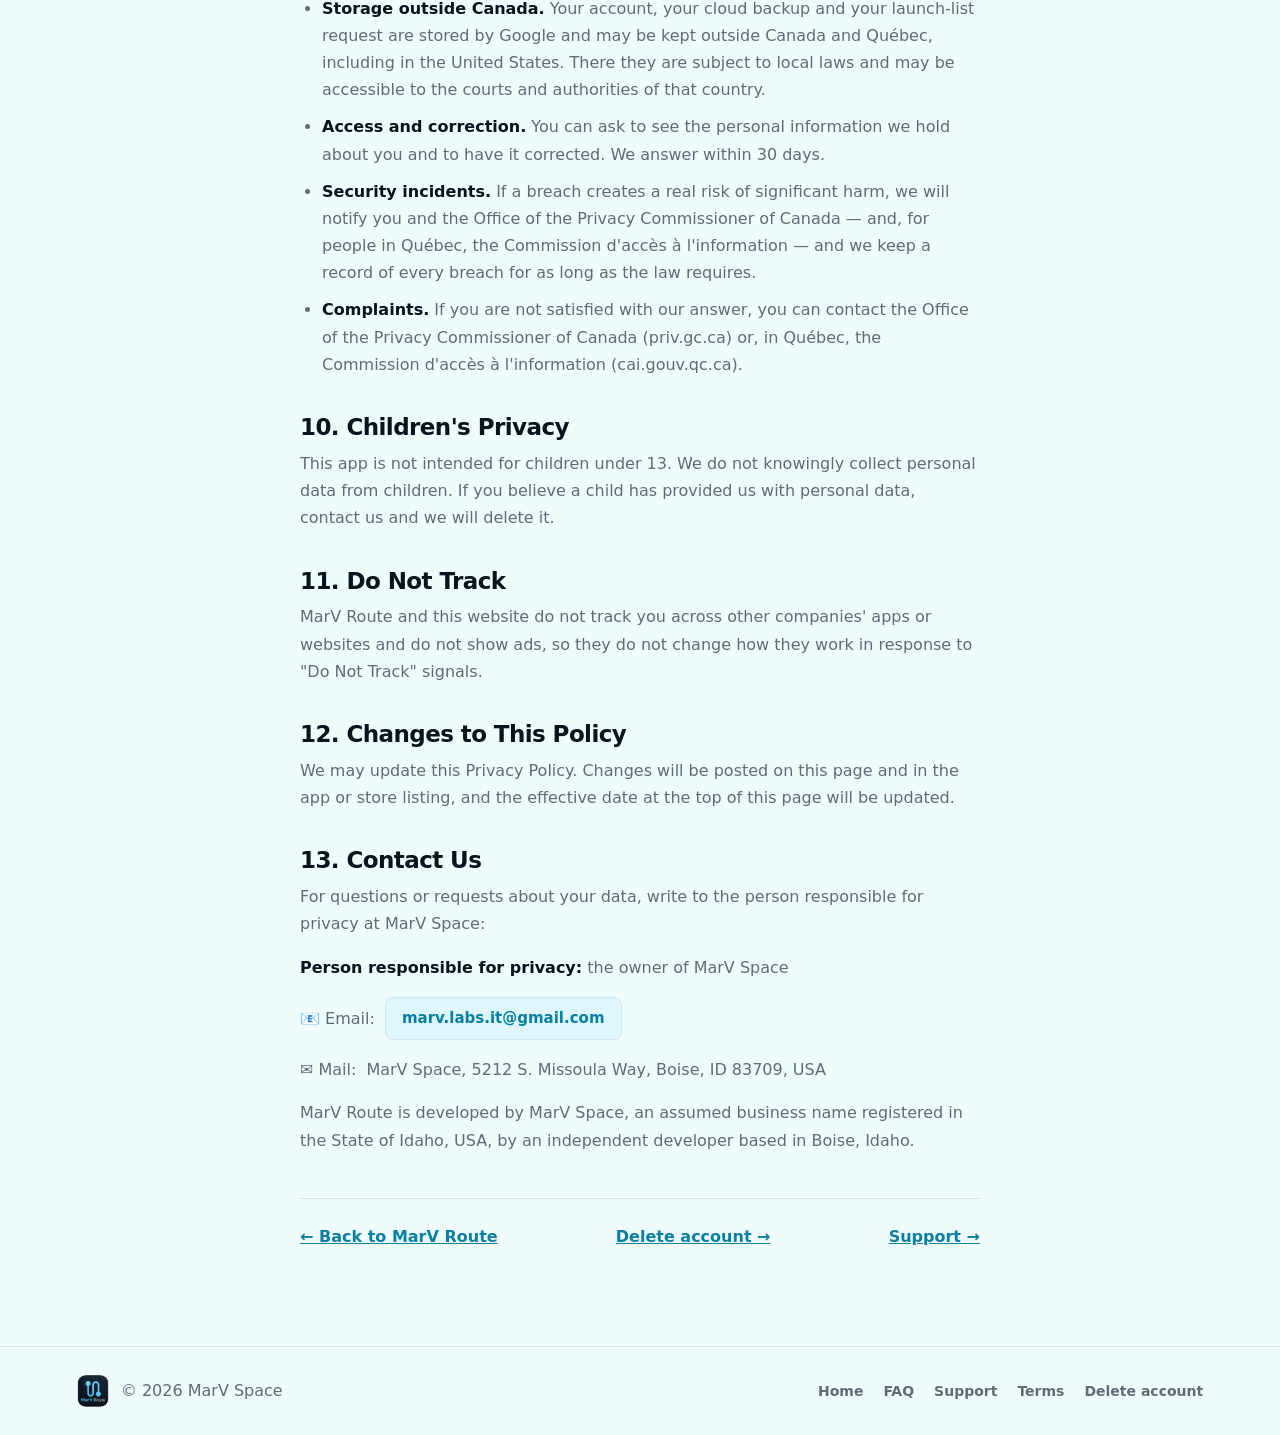
<file: privacy/index.html>
<!doctype html>
<html lang="en" data-theme="light">
  <head>
    <meta charset="UTF-8" />
    <meta name="viewport" content="width=device-width, initial-scale=1.0" />
    <meta
      name="description"
      content="MarV Route Privacy Policy — what data the app collects, how location and trip data are used, stored, and how you can delete them."
    />
    <meta name="theme-color" content="#08131d" />
    <meta property="og:type" content="article" />
    <meta property="og:title" content="Privacy Policy | MarV Route" />
    <meta property="og:description" content="How MarV Route collects, uses, and protects your data." />
    <meta property="og:image" content="../assets/og-image.png" />
    <title>Privacy Policy | MarV Route</title>
    <script>
      (function () {
        var d = document.documentElement;
        d.classList.add("js");
        try {
          var t = localStorage.getItem("marv-theme");
          if (!t) t = window.matchMedia("(prefers-color-scheme: dark)").matches ? "dark" : "light";
          d.setAttribute("data-theme", t);
        } catch (e) {}
      })();
    </script>
    <link rel="icon" type="image/png" href="../assets/marv-route-icon.png" />
    <link rel="apple-touch-icon" href="../assets/marv-route-icon.png" />
    <link rel="stylesheet" href="../styles.css" />
  </head>
  <body data-title-key="p_docTitle">
    <header class="site-header">
      <a class="brand" href="../" aria-label="MarV Route home">
        <img src="../assets/marv-route-icon.png" alt="" />
        <span>MarV Route</span>
      </a>
      <a class="back-link" href="../" data-i18n="backToSite">← Back to site</a>
      <div class="header-tools">
        <button class="icon-btn lang-toggle" type="button" aria-label="Switch language">
          <span class="lang-current">EN</span>
        </button>
        <button class="icon-btn theme-toggle" type="button" aria-label="Toggle dark mode" aria-pressed="false">
          <svg class="icon-sun" viewBox="0 0 24 24" aria-hidden="true">
            <circle cx="12" cy="12" r="4.2" fill="currentColor" />
            <path d="M12 2.5v3M12 18.5v3M2.5 12h3M18.5 12h3M5 5l2 2M17 17l2 2M19 5l-2 2M7 17l-2 2" stroke="currentColor" stroke-width="1.8" stroke-linecap="round" />
          </svg>
          <svg class="icon-moon" viewBox="0 0 24 24" aria-hidden="true">
            <path d="M20 14.5A8 8 0 1 1 9.5 4a6.5 6.5 0 0 0 10.5 10.5z" fill="currentColor" />
          </svg>
        </button>
      </div>
    </header>

    <main class="legal">
      <p class="eyebrow" data-i18n="eyebrowLegal">Legal</p>
      <h1 data-i18n="p_title">Privacy Policy</h1>
      <p class="legal-updated" data-i18n="p_effective">Effective date: November 10, 2026</p>
      <p class="legal-lang" data-i18n="langNote"><span lang="fr">Version française : <a href="?lang=fr" hreflang="fr">lire ce document en français</a>.</span></p>
      <p data-i18n="p_intro">MarV Route is made by MarV Space, an assumed business name registered in the State of Idaho, USA, by an independent developer based in Boise, Idaho ("we", "us"). This Privacy Policy explains what data the MarV Route mobile app and the marvroute.com website collect, how we use and protect it, and the choices you have.</p>

      <div class="legal-callout">
        <strong data-i18n="p_calloutTitle">📍 Background location notice</strong>
        <p data-i18n="p_calloutBody">MarV Route collects location data to record your trips, and can do so <strong>in the background</strong> — including when the app is closed or not in use — but only while you have trip tracking or automatic trip detection switched on. Your phone shows when this is happening: a persistent notification on Android, the location indicator on iPhone. This data is used solely to measure and save <em>your own</em> trips inside the app. It is never sold, and it is not used for advertising or cross-app tracking. You can turn tracking off at any time in the app or in your device settings.</p>
      </div>

      <h2 data-i18n="p_h1">1. Information We Collect</h2>
      <p data-i18n="p_1intro">What we collect depends on how you use MarV Route:</p>
      <h3 data-i18n="p_1locH">📍 Location Data</h3>
      <ul data-i18n="p_1locList"><li>Precise GPS location while a trip is being recorded and while automatic trip detection is watching for a trip to start — including in the background.</li><li>We use it to measure distance and to record each trip's route, start and end points, date and time.</li><li>Detailed GPS route traces stay on your device. They are never uploaded to the cloud; they leave your phone only inside a backup file that you export yourself.</li></ul>
      <h3 data-i18n="p_1tripH">🚗 Trips, Expenses and Settings</h3>
      <ul data-i18n="p_1tripList"><li>Whether a trip is business or personal, its platform and purpose, and any edits you make.</li><li>Fuel fill-ups, parking, tolls, repairs and other expenses you log, and your maintenance reminders.</li><li>Your preferences: distance unit, country and currency, language, theme and Work Mode settings.</li></ul>
      <h3 data-i18n="p_1profH">🪪 Profile, Vehicle and Report Details (optional)</h3>
      <ul data-i18n="p_1profList"><li>Details you choose to enter so they can appear on your reports: your name and your business name.</li><li>Your vehicle: its name, make, model, year, licence plate and odometer readings, and the oil-change and brake-pad service data you enter for maintenance reminders.</li><li>Your insurance: the company's name and contact details, and your policy name and number.</li><li>Your accountant's name, phone number and address.</li><li>Every one of these fields is optional. If you enter details about another person, such as your accountant, make sure you are allowed to share them.</li></ul>
      <h3 data-i18n="p_1accH">👤 Account Information (optional)</h3>
      <ul data-i18n="p_1accList"><li>You can use MarV Route without an account. In that case we don't receive your email address, and nothing is stored in the cloud.</li><li>If you create an account with an email and password: your email address and the user ID that Firebase Authentication assigns to you. Your password is checked by Firebase Authentication — we never see it.</li><li>If you sign in with Google: Google shares your name, email address and profile picture with Firebase Authentication.</li><li>To keep you signed in, the app may keep your email address and password in your phone's secure storage (Keychain on iPhone, Keystore on Android). They are used only to sign you in again through Firebase Authentication and are removed when you sign out.</li></ul>
      <h3 data-i18n="p_1webH">🌐 Website and Launch List</h3>
      <ul data-i18n="p_1webList"><li>If you ask to be notified about the launch on marvroute.com, we collect the name and email address you enter, the driver type you select, the language you viewed the site in, and the time of your request.</li><li>We use them only to send you the launch announcement — a single email. It will show our postal address and include a way to unsubscribe, and you can withdraw your consent at any time by writing to us.</li><li>The website sets no cookies and has no advertising or analytics trackers. It only remembers your language and theme in your own browser. It is hosted on GitHub Pages; like any web host, GitHub receives your IP address when you open a page and may keep it in its security logs.</li></ul>
      <h3 data-i18n="p_1diagH">🛠 Diagnostics and Statistics</h3>
      <ul data-i18n="p_1diagList"><li>If you allow it in your phone's settings, Apple or Google may share crash reports and basic diagnostics with us, such as the device model, OS version and where the app crashed.</li><li>Apple (App Store Connect) and Google (Google Play Console) also give us aggregated statistics about installs, usage and crashes. These statistics do not identify you individually.</li><li>We use this information only to fix bugs and improve the app. MarV Route itself does not contain advertising or analytics SDKs.</li></ul>

      <h2 data-i18n="p_h2">2. How We Use Your Information</h2>
      <p data-i18n="p_2intro">We use your data to:</p>
      <ul data-i18n="p_2list"><li>Provide and maintain app functionality</li><li>Record trips and generate reports</li><li>Add up your mileage and, for drivers in the United States, estimate the standard mileage deduction for your records</li><li>Back up and restore your data while you are signed in and cloud backup is active</li><li>Send the notifications you allow, such as trip alerts and maintenance reminders</li><li>Answer your support requests, fix bugs and improve the app</li><li>Send the launch announcement, if you asked for it on our website</li></ul>
      <p data-i18n="p_2note">We do not use your location or trip data for advertising, profiling, or automated decision-making.</p>

      <h2 data-i18n="p_h3">3. Where Your Data Is Stored</h2>
      <p data-i18n="p_3intro">Where your data lives depends on how you use the app:</p>
      <ul data-i18n="p_3list"><li><strong>On your device</strong> — your trips, expenses and settings are always saved on your phone. If you use the app without an account, that is the only place they are kept.</li><li><strong>In the cloud, while you are signed in and cloud backup is active</strong> — cloud backup is a Pro feature. While you are signed in and Pro features are on, the app saves a backup automatically about once a day, and you can also start one yourself in the Profile tab. The backup contains your trips with their start and end points (not the detailed GPS route), expenses, fuel records, Work Mode settings and your app settings, including any profile, vehicle, insurance and accountant details you entered. It is stored in Google Firebase (Cloud Firestore) and linked to your account.</li><li><strong>Files you export</strong> — PDF and CSV reports and backup files are created on your phone and go only where you save or send them. We never receive them.</li><li><strong>Website launch list</strong> — requests from the form on marvroute.com are stored in Google Firebase (Cloud Firestore).</li></ul>
      <p data-i18n="p_3note">Google may store this data on servers in the United States or other countries. <strong>We do not sell your personal data.</strong></p>

      <h2 data-i18n="p_h4">4. Data Retention</h2>
      <ul data-i18n="p_4list"><li>Trips, fuel logs and expenses stay on your device until you delete them or uninstall the app.</li><li>Your cloud backup is kept until you delete your account or ask us to delete the backup. Each new backup replaces the previous one.</li><li>Account information is kept for as long as your account exists.</li><li>Launch-list requests are kept only as long as we need them to send the launch announcement, or until you ask us to remove them.</li><li>When we delete data from our Firebase project, Google may take up to 180 days to clear it from its backup systems.</li></ul>

      <h2 data-i18n="p_h5">5. Data Sharing</h2>
      <p data-i18n="p_5intro">We do not sell or rent your personal data, and we do not share it with advertisers or data brokers. We share it only:</p>
      <ul data-i18n="p_5list"><li>With Google Firebase (Authentication and Cloud Firestore), which runs sign-in, cloud backup and the website launch list for us, and with Google Sign-In if you choose to sign in with Google</li><li>With GitHub, which hosts the marvroute.com website</li><li>When you choose to, for example when you export a PDF or CSV report and send it to someone</li><li>When required by law, or to protect someone's safety</li></ul>
      <p data-i18n="p_5note">Maps in the app are OpenStreetMap map images downloaded from the OpenStreetMap Foundation's servers (tile.openstreetmap.org), which receive your IP address and the map area on screen, as with any website. Addresses for your trips, and addresses you search for, are looked up with your phone's built-in geocoding service (Apple on iPhone, Google on Android), which receives the coordinates or the address text. These services never receive your email address or account ID.</p>

      <h2 data-i18n="p_h6">6. Permissions</h2>
      <p data-i18n="p_6intro">The app may request:</p>
      <ul data-i18n="p_6list"><li>📍 <strong>Location</strong> — for trip tracking and automatic trip detection</li><li>🔔 <strong>Notifications</strong> — for trip alerts and maintenance reminders, and for the notice shown while tracking runs in the background</li><li>🔋 <strong>Battery optimization exemption</strong> (Android) — so the system does not stop trip recording in the background</li></ul>
      <p data-i18n="p_6note">Each permission is optional. Denying one only disables the related feature — the rest of the app keeps working. Saving and sharing files goes through your phone's own save and share screens, so the app does not need a storage permission.</p>

      <h2 data-i18n="p_h7">7. Data Security</h2>
      <p data-i18n="p_7body">We take reasonable measures to protect your data, but no method of transmission or storage is 100% secure. Cloud connections are encrypted in transit, and access to backups is restricted to your own authenticated account. If a security breach affects your personal information, we will notify you without unreasonable delay, as required by law — including Idaho Code § 28-51-105 and, for people in Canada, the rules described in section 9.</p>

      <h2 data-i18n="p_h8">8. Your Rights</h2>
      <p data-i18n="p_8intro">You can:</p>
      <ul data-i18n="p_8list"><li>Delete individual trips and expenses in the app</li><li>Stop automatic cloud backups by signing out of your account or by switching Pro features off — backups are made only while you are signed in with Pro features on</li><li>Delete your account together with its cloud backup in the app — <strong>Profile → Privacy &amp; Data → Delete account</strong> — or by email (see <a href="../delete-account/">Delete account</a>)</li><li>Ask us by email to delete only your cloud backup and keep your account</li><li>Stop location tracking at any time</li><li>Uninstall the app to remove the data stored on your device</li><li>Request a copy of the personal data associated with your account, or ask us to correct it</li><li>Ask us to remove you from the launch list</li></ul>
      <p data-i18n="p_8note">Depending on where you live (the USA, Canada, the EU, and others), you may have additional rights to access, correct, port, or erase your personal data. Contact us using the details in section 13 and we will respond within 30 days, or sooner where the law requires.</p>

      <h2 data-i18n="p_h9">9. If You Live in Canada</h2>
      <p data-i18n="p_9intro">MarV Route is offered to drivers in Canada, so Canadian privacy laws — the federal PIPEDA and, in Québec, the Act respecting the protection of personal information in the private sector — may apply to how we handle your personal information.</p>
      <ul data-i18n="p_9list"><li><strong>Person responsible.</strong> The owner of MarV Space is accountable for how we handle personal information and is the person in charge of the protection of personal information. Contact details are in section 13.</li><li><strong>Consent.</strong> We handle your information with your consent, which you give when you use the app's features and enter information. You can withdraw it at any time — by switching a feature off, deleting the data or your account, or writing to us — although the related features will then stop working.</li><li><strong>Location.</strong> Trip tracking and automatic trip detection are off until you switch them on yourself, and you can switch them off again at any time.</li><li><strong>Storage outside Canada.</strong> Your account, your cloud backup and your launch-list request are stored by Google and may be kept outside Canada and Québec, including in the United States. There they are subject to local laws and may be accessible to the courts and authorities of that country.</li><li><strong>Access and correction.</strong> You can ask to see the personal information we hold about you and to have it corrected. We answer within 30 days.</li><li><strong>Security incidents.</strong> If a breach creates a real risk of significant harm, we will notify you and the Office of the Privacy Commissioner of Canada — and, for people in Québec, the Commission d'accès à l'information — and we keep a record of every breach for as long as the law requires.</li><li><strong>Complaints.</strong> If you are not satisfied with our answer, you can contact the Office of the Privacy Commissioner of Canada (priv.gc.ca) or, in Québec, the Commission d'accès à l'information (cai.gouv.qc.ca).</li></ul>

      <h2 data-i18n="p_h10">10. Children's Privacy</h2>
      <p data-i18n="p_10body">This app is not intended for children under 13. We do not knowingly collect personal data from children. If you believe a child has provided us with personal data, contact us and we will delete it.</p>

      <h2 data-i18n="p_h11">11. Do Not Track</h2>
      <p data-i18n="p_11body">MarV Route and this website do not track you across other companies' apps or websites and do not show ads, so they do not change how they work in response to "Do Not Track" signals.</p>

      <h2 data-i18n="p_h12">12. Changes to This Policy</h2>
      <p data-i18n="p_12body">We may update this Privacy Policy. Changes will be posted on this page and in the app or store listing, and the effective date at the top of this page will be updated.</p>

      <h2 data-i18n="p_h13">13. Contact Us</h2>
      <p data-i18n="p_13intro">For questions or requests about your data, write to the person responsible for privacy at MarV Space:</p>
      <p data-i18n="p_13who"><strong>Person responsible for privacy:</strong> the owner of MarV Space</p>
      <p class="contact-line">
        <span data-i18n="p_emailLabel">📧 Email:</span>
        <a class="email-link" href="mailto:marv.labs.it@gmail.com?subject=Privacy%20question">marv.labs.it@gmail.com</a>
      </p>
      <p class="contact-line">
        <span data-i18n="mailLabel">✉️ Mail:</span>
        <span data-i18n="postalAddress">MarV Space, 5212 S. Missoula Way, Boise, ID 83709, USA</span>
      </p>
      <p data-i18n="p_13note">MarV Route is developed by MarV Space, an assumed business name registered in the State of Idaho, USA, by an independent developer based in Boise, Idaho.</p>

      <p class="legal-back">
        <a href="../" data-i18n="backHome">← Back to MarV Route</a>
        <a href="../delete-account/" data-i18n="toDelete">Delete account →</a>
        <a href="../support/" data-i18n="toSupport">Support →</a>
      </p>
    </main>

    <footer class="site-footer">
      <div class="footer-brand">
        <img src="../assets/marv-route-icon.png" alt="" />
        <span>© 2026 MarV Space</span>
      </div>
      <nav class="footer-nav" aria-label="Footer navigation">
        <a href="../" data-i18n="footerHome">Home</a>
        <a href="../#faq" data-i18n="footerFaq">FAQ</a>
        <a href="../support/" data-i18n="footerSupport">Support</a>
        <a href="../terms/" data-i18n="footerTerms">Terms</a>
        <a href="../delete-account/" data-i18n="footerDelete">Delete account</a>
      </nav>
    </footer>

    <script src="../legal.js"></script>
  </body>
</html>
</file>
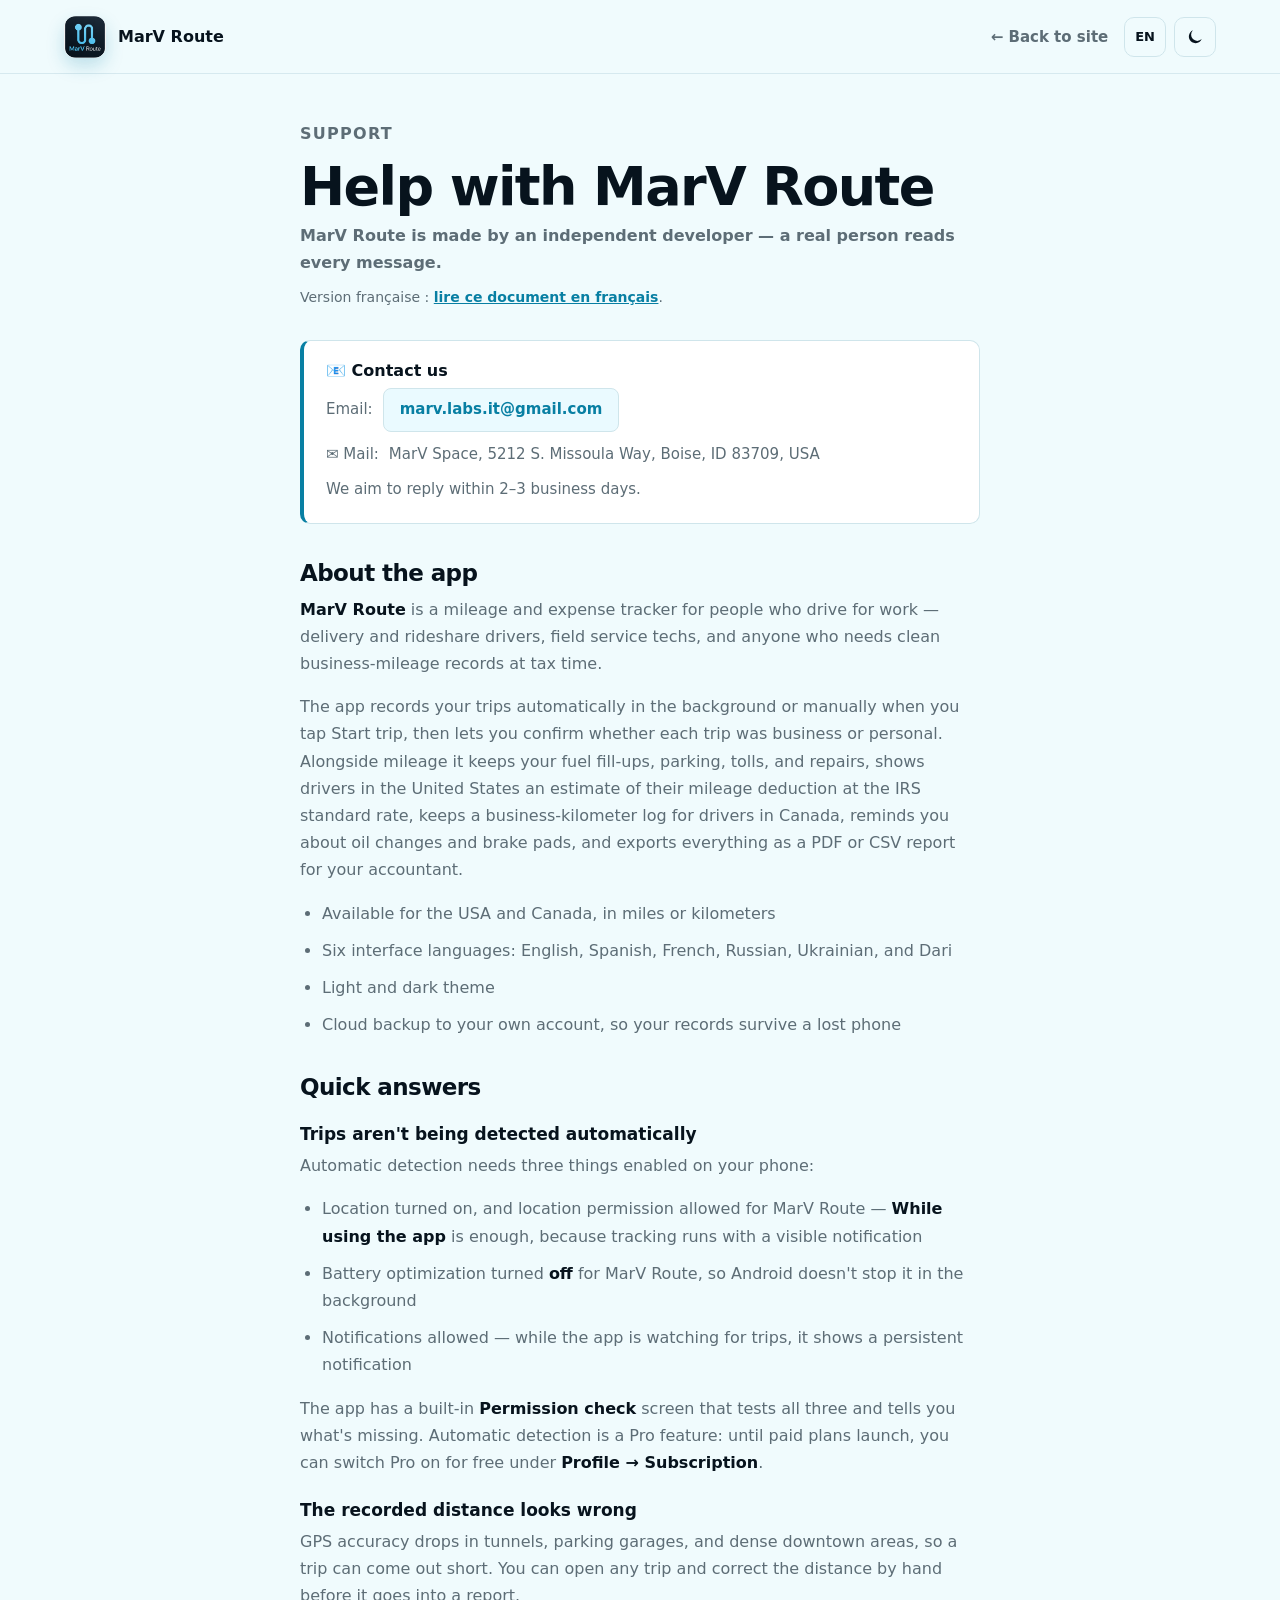
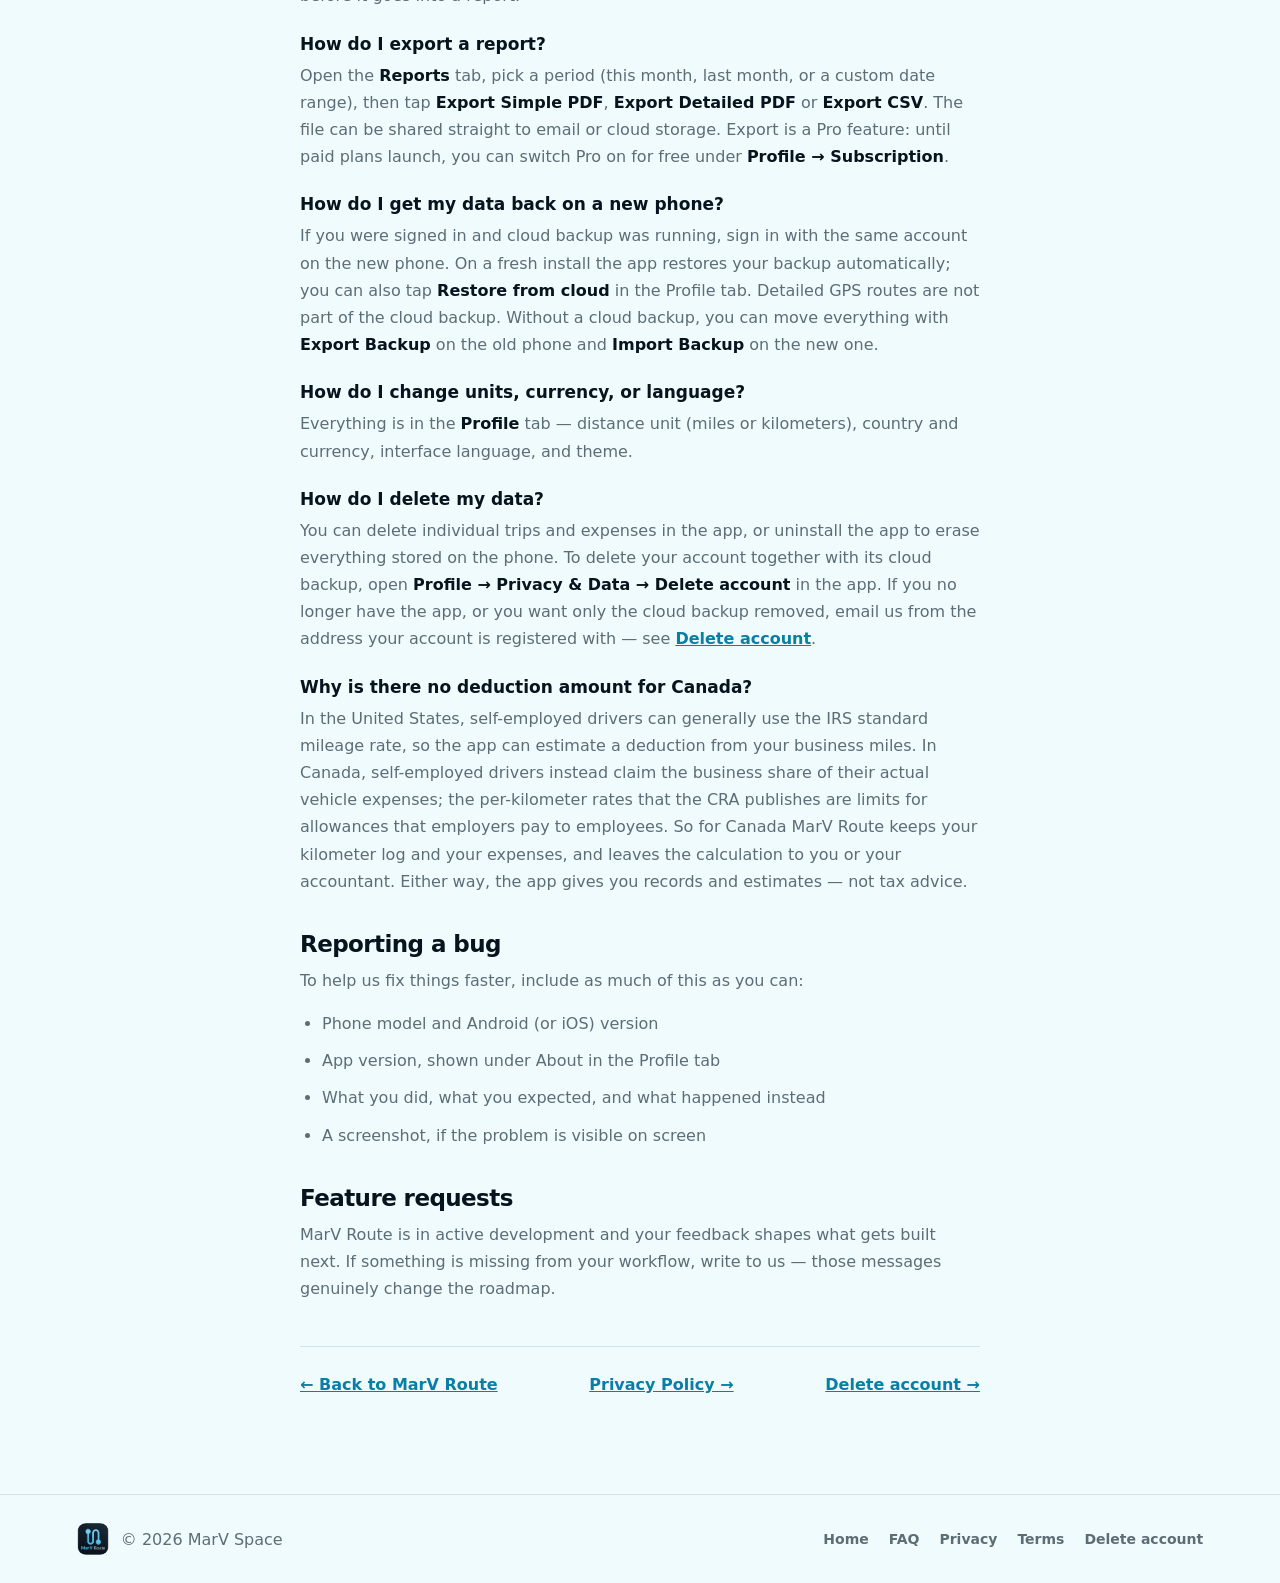
<file: support/index.html>
<!doctype html>
<html lang="en" data-theme="light">
  <head>
    <meta charset="UTF-8" />
    <meta name="viewport" content="width=device-width, initial-scale=1.0" />
    <meta
      name="description"
      content="MarV Route support — get help with trip tracking, permissions, reports, cloud backup, and contact the team."
    />
    <meta name="theme-color" content="#08131d" />
    <meta property="og:type" content="article" />
    <meta property="og:title" content="Support | MarV Route" />
    <meta property="og:description" content="Help with trip tracking, reports, backup, and how to reach the MarV Route team." />
    <meta property="og:image" content="../assets/og-image.png" />
    <title>Support | MarV Route</title>
    <script>
      (function () {
        var d = document.documentElement;
        d.classList.add("js");
        try {
          var t = localStorage.getItem("marv-theme");
          if (!t) t = window.matchMedia("(prefers-color-scheme: dark)").matches ? "dark" : "light";
          d.setAttribute("data-theme", t);
        } catch (e) {}
      })();
    </script>
    <link rel="icon" type="image/png" href="../assets/marv-route-icon.png" />
    <link rel="apple-touch-icon" href="../assets/marv-route-icon.png" />
    <link rel="stylesheet" href="../styles.css" />
  </head>
  <body data-title-key="s_docTitle">
    <header class="site-header">
      <a class="brand" href="../" aria-label="MarV Route home">
        <img src="../assets/marv-route-icon.png" alt="" />
        <span>MarV Route</span>
      </a>
      <a class="back-link" href="../" data-i18n="backToSite">← Back to site</a>
      <div class="header-tools">
        <button class="icon-btn lang-toggle" type="button" aria-label="Switch language">
          <span class="lang-current">EN</span>
        </button>
        <button class="icon-btn theme-toggle" type="button" aria-label="Toggle dark mode" aria-pressed="false">
          <svg class="icon-sun" viewBox="0 0 24 24" aria-hidden="true">
            <circle cx="12" cy="12" r="4.2" fill="currentColor" />
            <path d="M12 2.5v3M12 18.5v3M2.5 12h3M18.5 12h3M5 5l2 2M17 17l2 2M19 5l-2 2M7 17l-2 2" stroke="currentColor" stroke-width="1.8" stroke-linecap="round" />
          </svg>
          <svg class="icon-moon" viewBox="0 0 24 24" aria-hidden="true">
            <path d="M20 14.5A8 8 0 1 1 9.5 4a6.5 6.5 0 0 0 10.5 10.5z" fill="currentColor" />
          </svg>
        </button>
      </div>
    </header>

    <main class="legal support-page">
      <p class="eyebrow" data-i18n="eyebrowSupport">Support</p>
      <h1 data-i18n="s_title">Help with MarV Route</h1>
      <p class="legal-updated" data-i18n="s_sub">MarV Route is made by an independent developer — a real person reads every message.</p>
      <p class="legal-lang" data-i18n="langNote"><span lang="fr">Version française : <a href="?lang=fr" hreflang="fr">lire ce document en français</a>.</span></p>

      <div class="legal-callout">
        <strong data-i18n="s_contactTitle">📧 Contact us</strong>
        <p class="contact-line">
          <span data-i18n="s_emailLabel">Email:</span>
          <a class="email-link" href="mailto:marv.labs.it@gmail.com?subject=MarV%20Route%20support">marv.labs.it@gmail.com</a>
        </p>
        <p class="contact-line">
          <span data-i18n="mailLabel">✉️ Mail:</span>
          <span data-i18n="postalAddress">MarV Space, 5212 S. Missoula Way, Boise, ID 83709, USA</span>
        </p>
        <p data-i18n="s_reply">We aim to reply within 2–3 business days.</p>
      </div>

      <h2 data-i18n="s_aboutH">About the app</h2>
      <p data-i18n="s_about1"><strong>MarV Route</strong> is a mileage and expense tracker for people who drive for work — delivery and rideshare drivers, field service techs, and anyone who needs clean business-mileage records at tax time.</p>
      <p data-i18n="s_about2">The app records your trips automatically in the background or manually when you tap Start trip, then lets you confirm whether each trip was business or personal. Alongside mileage it keeps your fuel fill-ups, parking, tolls, and repairs, shows drivers in the United States an estimate of their mileage deduction at the IRS standard rate, keeps a business-kilometer log for drivers in Canada, reminds you about oil changes and brake pads, and exports everything as a PDF or CSV report for your accountant.</p>
      <ul data-i18n="s_aboutList"><li>Available for the USA and Canada, in miles or kilometers</li><li>Six interface languages: English, Spanish, French, Russian, Ukrainian, and Dari</li><li>Light and dark theme</li><li>Cloud backup to your own account, so your records survive a lost phone</li></ul>

      <h2 data-i18n="s_qaH">Quick answers</h2>
      <h3 data-i18n="s_q1H">Trips aren't being detected automatically</h3>
      <p data-i18n="s_q1p">Automatic detection needs three things enabled on your phone:</p>
      <ul data-i18n="s_q1list"><li>Location turned on, and location permission allowed for MarV Route — <strong>While using the app</strong> is enough, because tracking runs with a visible notification</li><li>Battery optimization turned <strong>off</strong> for MarV Route, so Android doesn't stop it in the background</li><li>Notifications allowed — while the app is watching for trips, it shows a persistent notification</li></ul>
      <p data-i18n="s_q1note">The app has a built-in <strong>Permission check</strong> screen that tests all three and tells you what's missing. Automatic detection is a Pro feature: until paid plans launch, you can switch Pro on for free under <strong>Profile → Subscription</strong>.</p>
      <h3 data-i18n="s_q2H">The recorded distance looks wrong</h3>
      <p data-i18n="s_q2p">GPS accuracy drops in tunnels, parking garages, and dense downtown areas, so a trip can come out short. You can open any trip and correct the distance by hand before it goes into a report.</p>
      <h3 data-i18n="s_q3H">How do I export a report?</h3>
      <p data-i18n="s_q3p">Open the <strong>Reports</strong> tab, pick a period (this month, last month, or a custom date range), then tap <strong>Export Simple PDF</strong>, <strong>Export Detailed PDF</strong> or <strong>Export CSV</strong>. The file can be shared straight to email or cloud storage. Export is a Pro feature: until paid plans launch, you can switch Pro on for free under <strong>Profile → Subscription</strong>.</p>
      <h3 data-i18n="s_q4H">How do I get my data back on a new phone?</h3>
      <p data-i18n="s_q4p">If you were signed in and cloud backup was running, sign in with the same account on the new phone. On a fresh install the app restores your backup automatically; you can also tap <strong>Restore from cloud</strong> in the Profile tab. Detailed GPS routes are not part of the cloud backup. Without a cloud backup, you can move everything with <strong>Export Backup</strong> on the old phone and <strong>Import Backup</strong> on the new one.</p>
      <h3 data-i18n="s_q5H">How do I change units, currency, or language?</h3>
      <p data-i18n="s_q5p">Everything is in the <strong>Profile</strong> tab — distance unit (miles or kilometers), country and currency, interface language, and theme.</p>
      <h3 data-i18n="s_q6H">How do I delete my data?</h3>
      <p data-i18n="s_q6p">You can delete individual trips and expenses in the app, or uninstall the app to erase everything stored on the phone. To delete your account together with its cloud backup, open <strong>Profile → Privacy &amp; Data → Delete account</strong> in the app. If you no longer have the app, or you want only the cloud backup removed, email us from the address your account is registered with — see <a href="../delete-account/">Delete account</a>.</p>
      <h3 data-i18n="s_q7H">Why is there no deduction amount for Canada?</h3>
      <p data-i18n="s_q7p">In the United States, self-employed drivers can generally use the IRS standard mileage rate, so the app can estimate a deduction from your business miles. In Canada, self-employed drivers instead claim the business share of their actual vehicle expenses; the per-kilometer rates that the CRA publishes are limits for allowances that employers pay to employees. So for Canada MarV Route keeps your kilometer log and your expenses, and leaves the calculation to you or your accountant. Either way, the app gives you records and estimates — not tax advice.</p>

      <h2 data-i18n="s_bugH">Reporting a bug</h2>
      <p data-i18n="s_bugIntro">To help us fix things faster, include as much of this as you can:</p>
      <ul data-i18n="s_bugList"><li>Phone model and Android (or iOS) version</li><li>App version, shown under About in the Profile tab</li><li>What you did, what you expected, and what happened instead</li><li>A screenshot, if the problem is visible on screen</li></ul>

      <h2 data-i18n="s_featH">Feature requests</h2>
      <p data-i18n="s_featBody">MarV Route is in active development and your feedback shapes what gets built next. If something is missing from your workflow, write to us — those messages genuinely change the roadmap.</p>

      <p class="legal-back">
        <a href="../" data-i18n="backHome">← Back to MarV Route</a>
        <a href="../privacy/" data-i18n="toPrivacy">Privacy Policy →</a>
        <a href="../delete-account/" data-i18n="toDelete">Delete account →</a>
      </p>
    </main>

    <footer class="site-footer">
      <div class="footer-brand">
        <img src="../assets/marv-route-icon.png" alt="" />
        <span>© 2026 MarV Space</span>
      </div>
      <nav class="footer-nav" aria-label="Footer navigation">
        <a href="../" data-i18n="footerHome">Home</a>
        <a href="../#faq" data-i18n="footerFaq">FAQ</a>
        <a href="../privacy/" data-i18n="footerPrivacy">Privacy</a>
        <a href="../terms/" data-i18n="footerTerms">Terms</a>
        <a href="../delete-account/" data-i18n="footerDelete">Delete account</a>
      </nav>
    </footer>

    <script src="../legal.js"></script>
  </body>
</html>
</file>
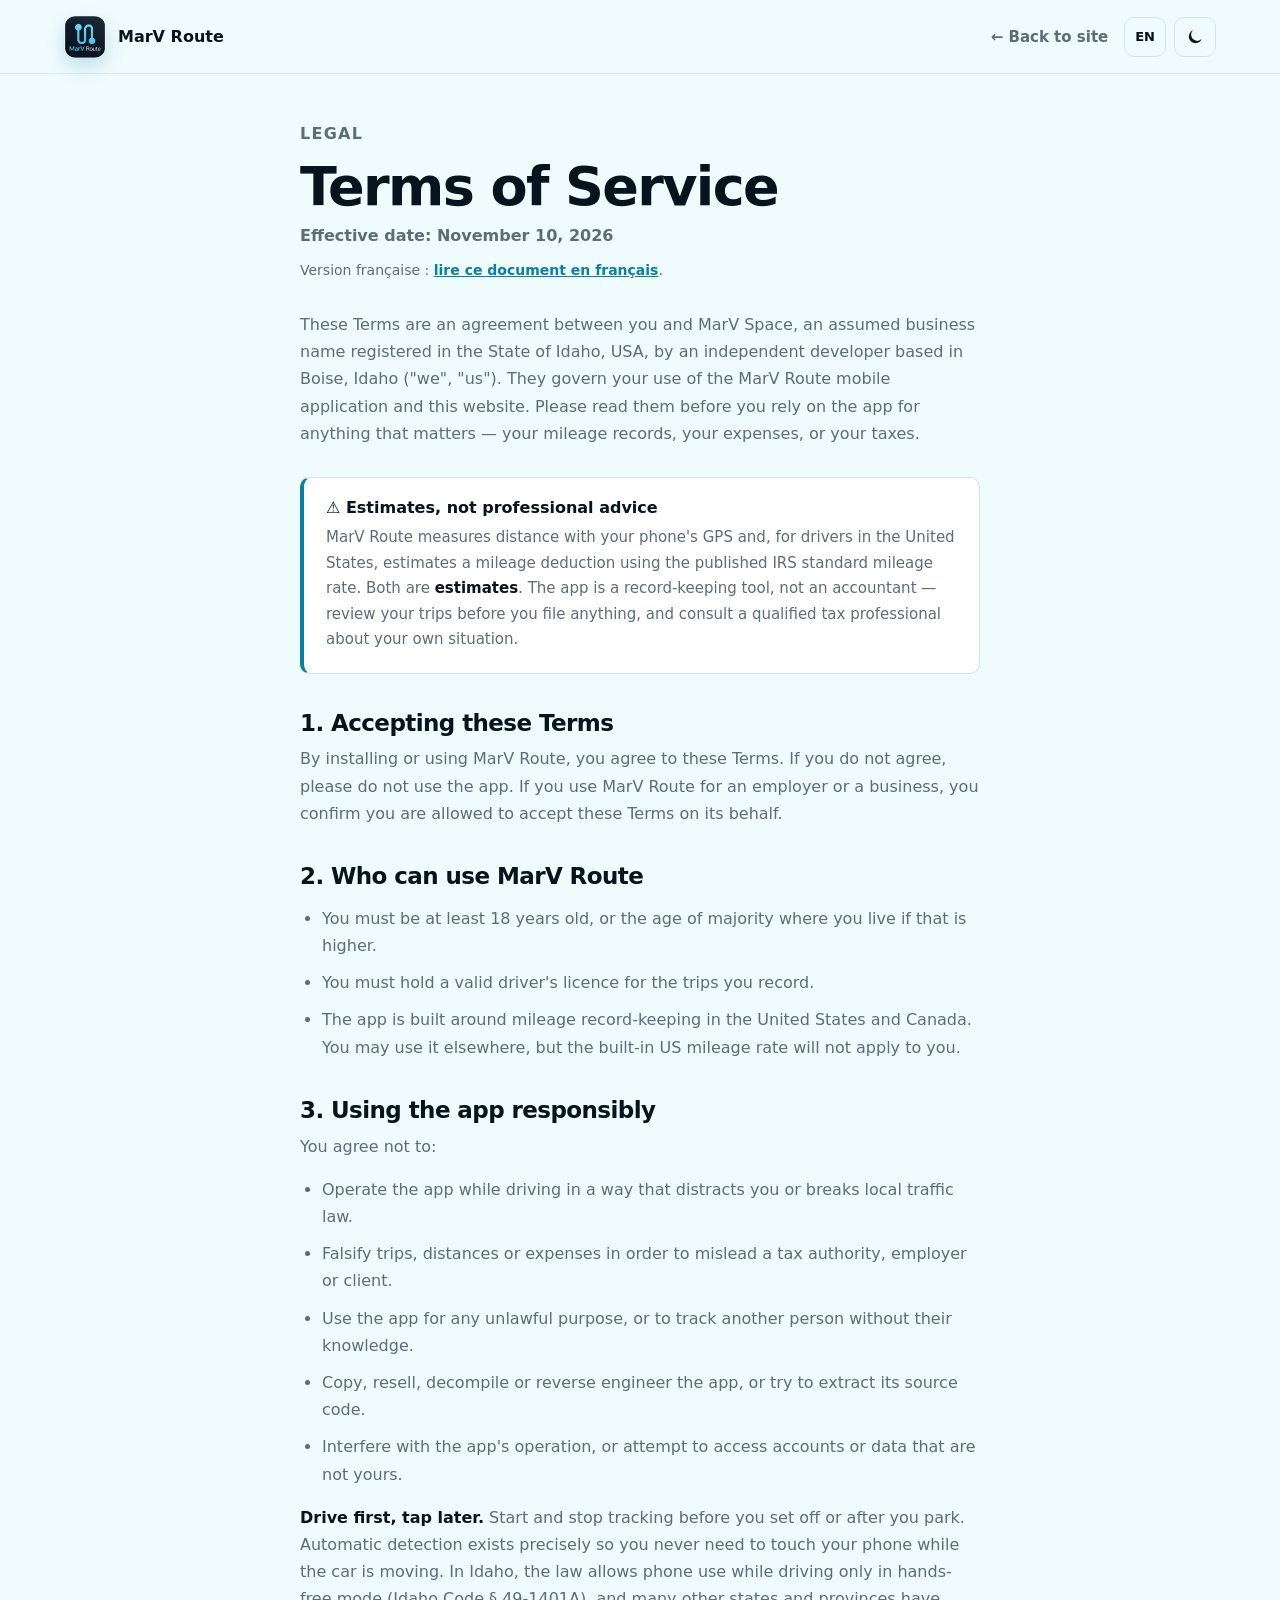
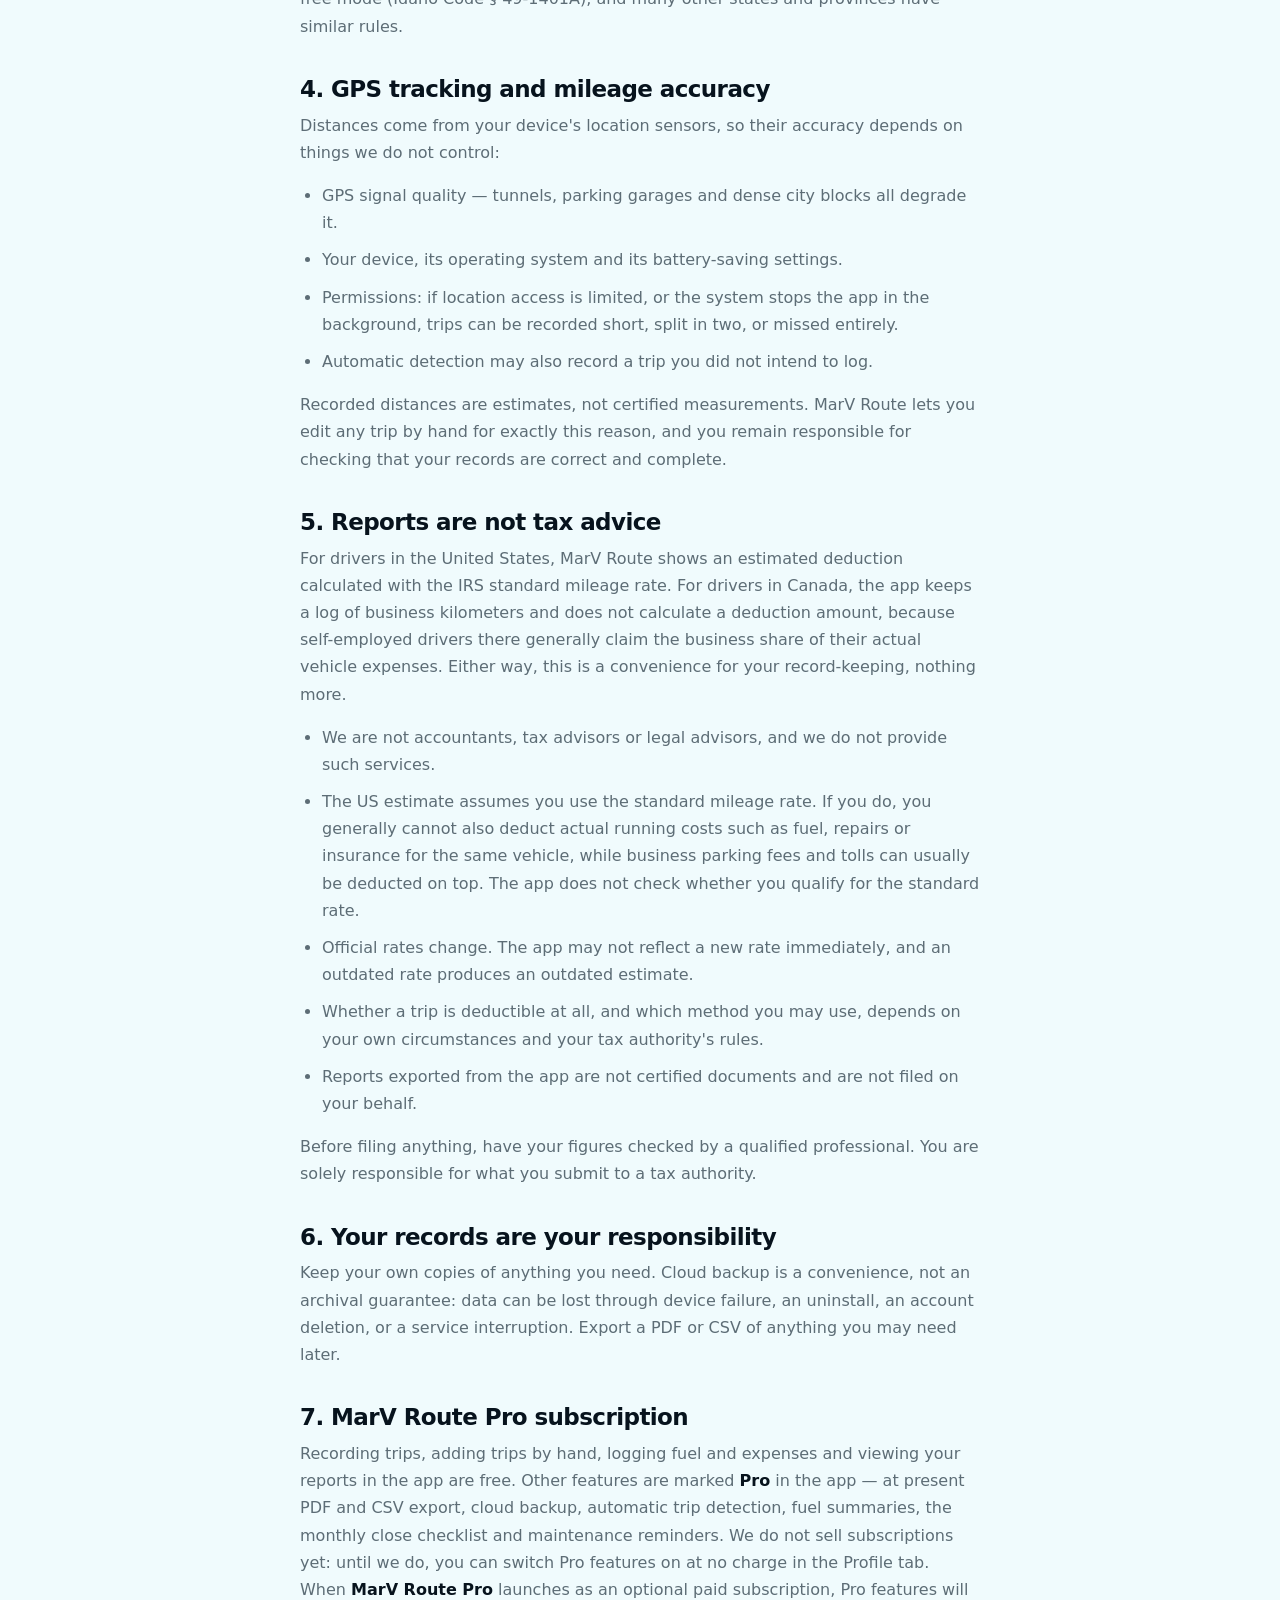
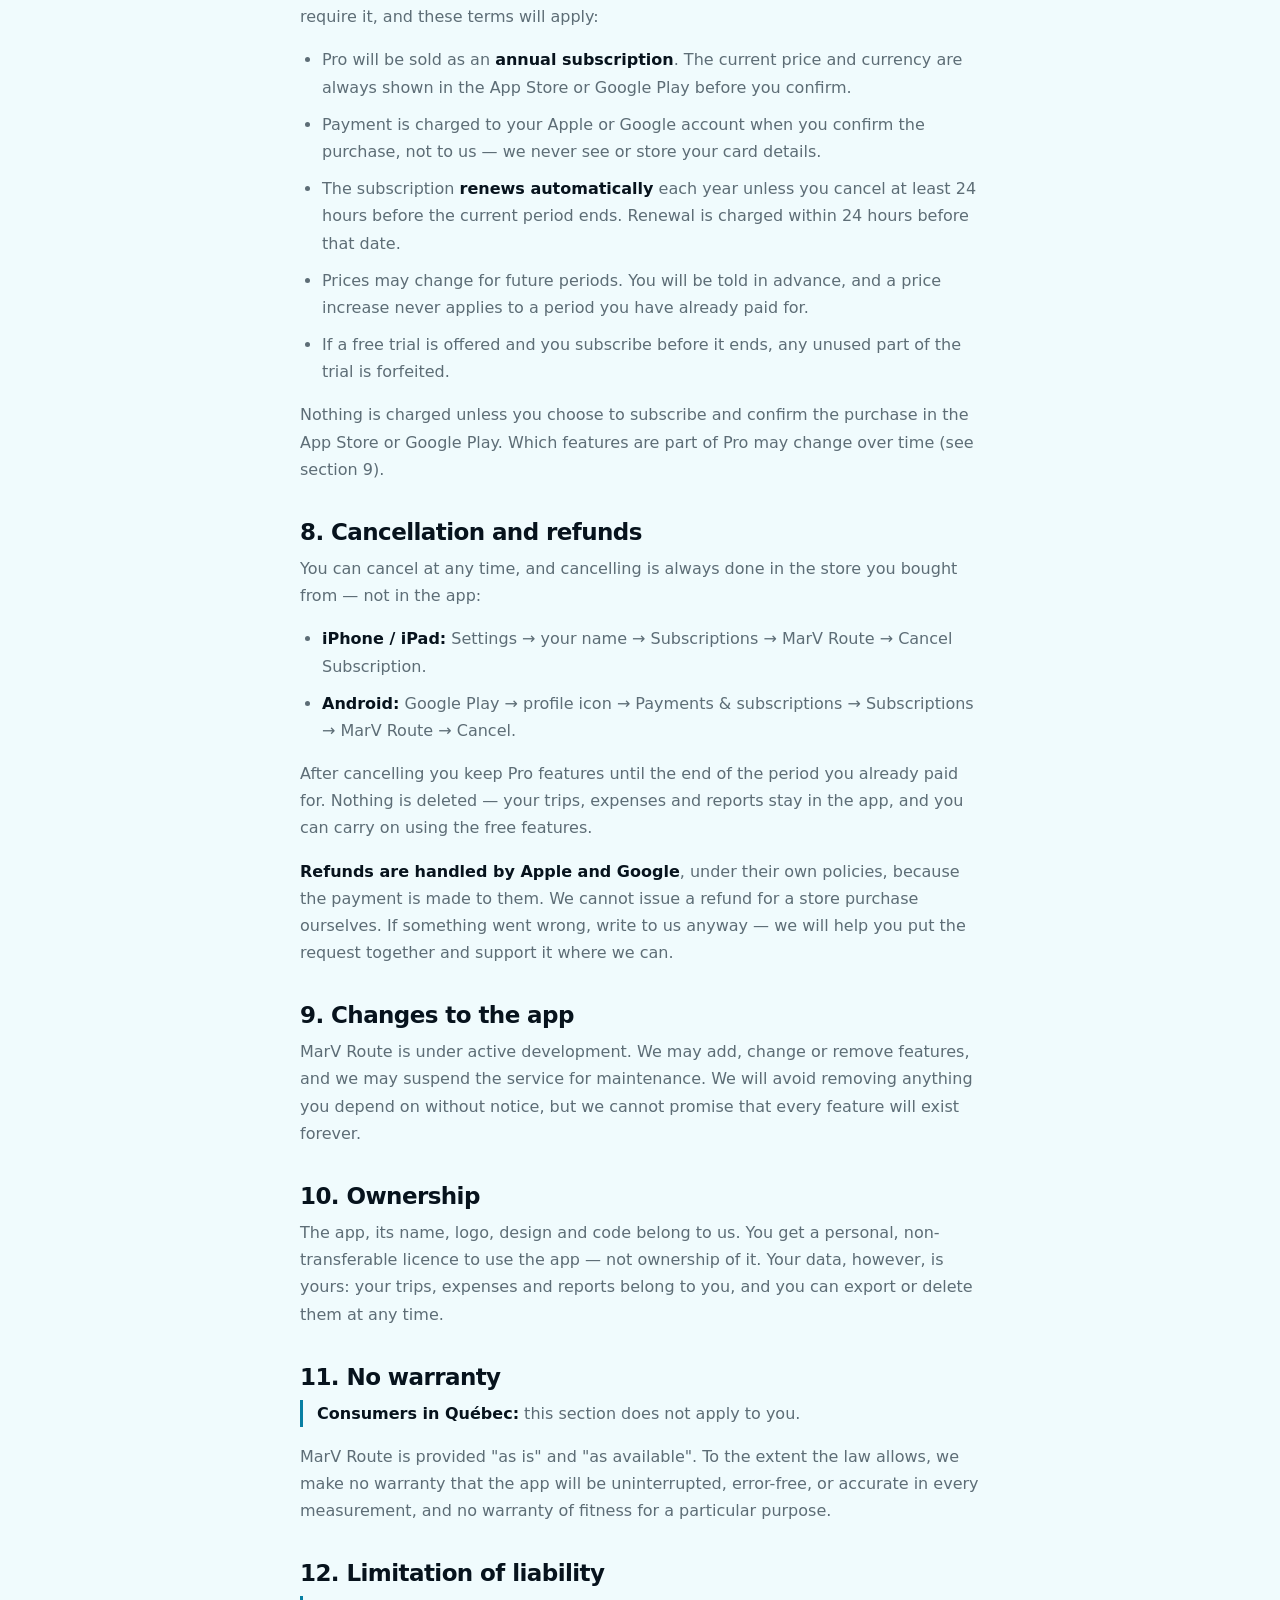
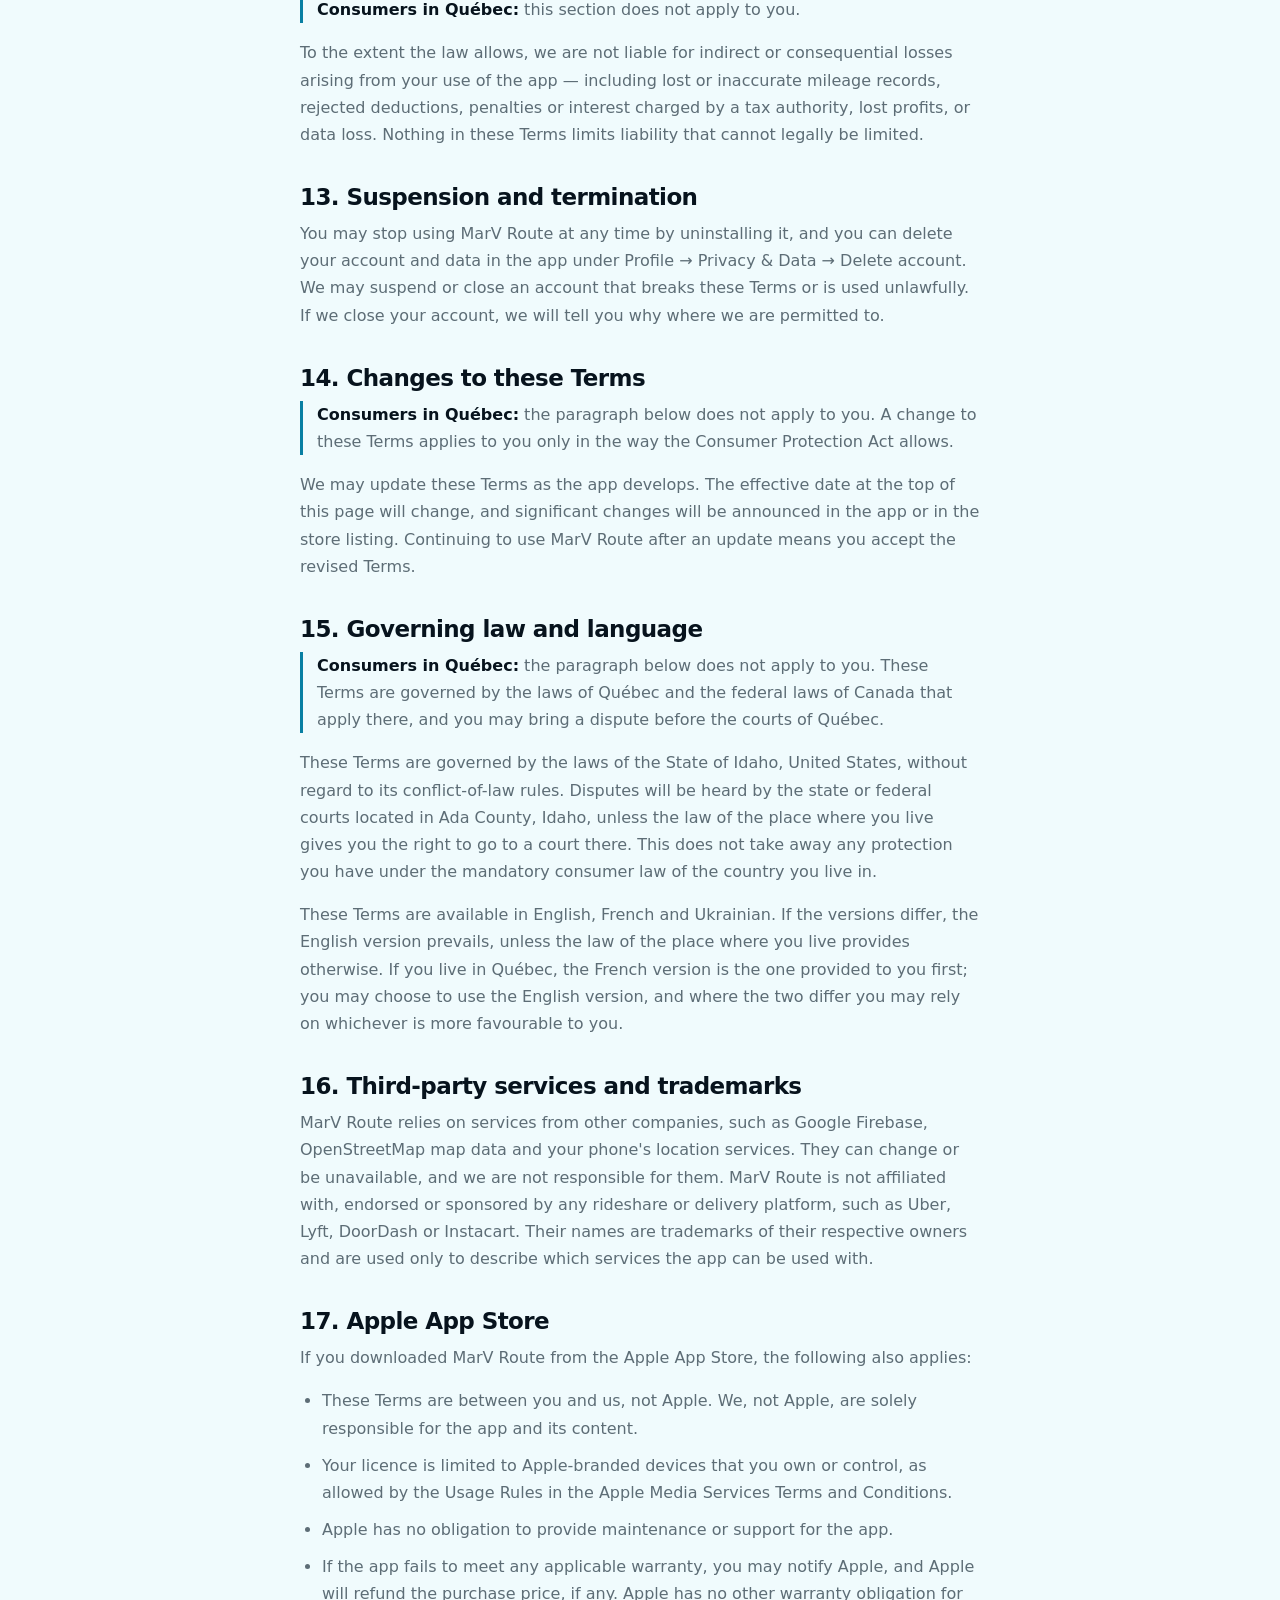
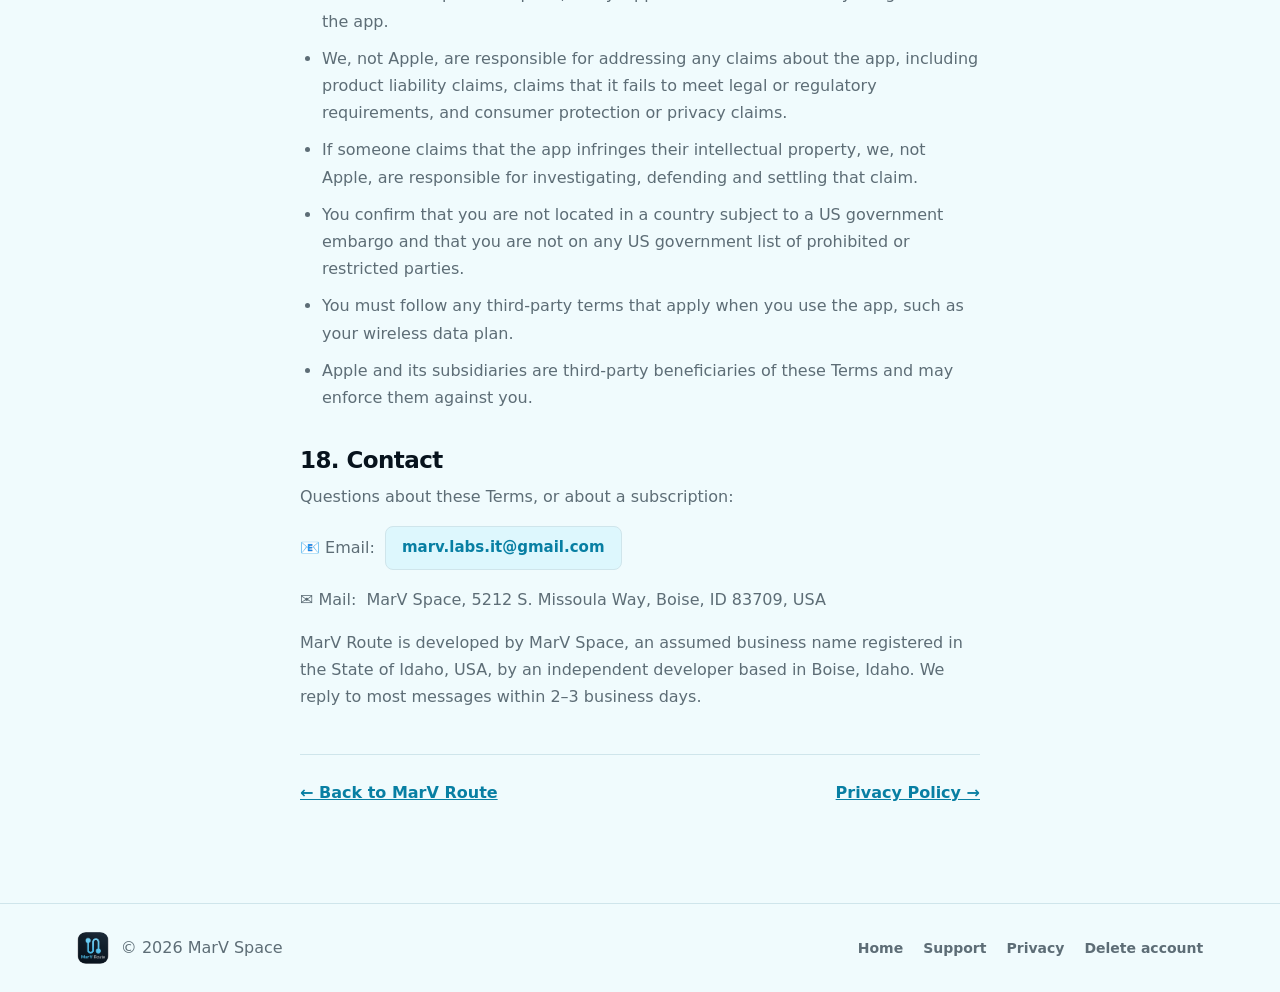
<file: terms/index.html>
<!doctype html>
<html lang="en" data-theme="light">
  <head>
    <meta charset="UTF-8" />
    <meta name="viewport" content="width=device-width, initial-scale=1.0" />
    <meta
      name="description"
      content="MarV Route Terms of Service — rules for using the app, GPS and mileage accuracy, tax disclaimer, subscription, cancellation and refunds."
    />
    <meta name="theme-color" content="#08131d" />
    <meta property="og:type" content="article" />
    <meta property="og:title" content="Terms of Service | MarV Route" />
    <meta property="og:description" content="The rules for using MarV Route, and what the app does and does not promise." />
    <meta property="og:image" content="../assets/og-image.png" />
    <title>Terms of Service | MarV Route</title>
    <script>
      (function () {
        var d = document.documentElement;
        d.classList.add("js");
        try {
          var t = localStorage.getItem("marv-theme");
          if (!t) t = window.matchMedia("(prefers-color-scheme: dark)").matches ? "dark" : "light";
          d.setAttribute("data-theme", t);
        } catch (e) {}
      })();
    </script>
    <link rel="icon" type="image/png" href="../assets/marv-route-icon.png" />
    <link rel="apple-touch-icon" href="../assets/marv-route-icon.png" />
    <link rel="stylesheet" href="../styles.css" />
  </head>
  <body data-title-key="t_docTitle">
    <header class="site-header">
      <a class="brand" href="../" aria-label="MarV Route home">
        <img src="../assets/marv-route-icon.png" alt="" />
        <span>MarV Route</span>
      </a>
      <a class="back-link" href="../" data-i18n="backToSite">← Back to site</a>
      <div class="header-tools">
        <button class="icon-btn lang-toggle" type="button" aria-label="Switch language">
          <span class="lang-current">EN</span>
        </button>
        <button class="icon-btn theme-toggle" type="button" aria-label="Toggle dark mode" aria-pressed="false">
          <svg class="icon-sun" viewBox="0 0 24 24" aria-hidden="true">
            <circle cx="12" cy="12" r="4.2" fill="currentColor" />
            <path d="M12 2.5v3M12 18.5v3M2.5 12h3M18.5 12h3M5 5l2 2M17 17l2 2M19 5l-2 2M7 17l-2 2" stroke="currentColor" stroke-width="1.8" stroke-linecap="round" />
          </svg>
          <svg class="icon-moon" viewBox="0 0 24 24" aria-hidden="true">
            <path d="M20 14.5A8 8 0 1 1 9.5 4a6.5 6.5 0 0 0 10.5 10.5z" fill="currentColor" />
          </svg>
        </button>
      </div>
    </header>

    <main class="legal">
      <p class="eyebrow" data-i18n="eyebrowLegal">Legal</p>
      <h1 data-i18n="t_title">Terms of Service</h1>
      <p class="legal-updated" data-i18n="t_effective">Effective date: November 10, 2026</p>
      <p class="legal-lang" data-i18n="langNote"><span lang="fr">Version française : <a href="?lang=fr" hreflang="fr">lire ce document en français</a>.</span></p>
      <p data-i18n="t_intro">These Terms are an agreement between you and MarV Space, an assumed business name registered in the State of Idaho, USA, by an independent developer based in Boise, Idaho ("we", "us"). They govern your use of the MarV Route mobile application and this website. Please read them before you rely on the app for anything that matters — your mileage records, your expenses, or your taxes.</p>

      <div class="legal-callout">
        <strong data-i18n="t_calloutTitle">⚠️ Estimates, not professional advice</strong>
        <p data-i18n="t_calloutBody">MarV Route measures distance with your phone's GPS and, for drivers in the United States, estimates a mileage deduction using the published IRS standard mileage rate. Both are <strong>estimates</strong>. The app is a record-keeping tool, not an accountant — review your trips before you file anything, and consult a qualified tax professional about your own situation.</p>
      </div>

      <h2 data-i18n="t_h1">1. Accepting these Terms</h2>
      <p data-i18n="t_1body">By installing or using MarV Route, you agree to these Terms. If you do not agree, please do not use the app. If you use MarV Route for an employer or a business, you confirm you are allowed to accept these Terms on its behalf.</p>

      <h2 data-i18n="t_h2">2. Who can use MarV Route</h2>
      <ul data-i18n="t_2list"><li>You must be at least 18 years old, or the age of majority where you live if that is higher.</li><li>You must hold a valid driver's licence for the trips you record.</li><li>The app is built around mileage record-keeping in the United States and Canada. You may use it elsewhere, but the built-in US mileage rate will not apply to you.</li></ul>

      <h2 data-i18n="t_h3">3. Using the app responsibly</h2>
      <p data-i18n="t_3intro">You agree not to:</p>
      <ul data-i18n="t_3list"><li>Operate the app while driving in a way that distracts you or breaks local traffic law.</li><li>Falsify trips, distances or expenses in order to mislead a tax authority, employer or client.</li><li>Use the app for any unlawful purpose, or to track another person without their knowledge.</li><li>Copy, resell, decompile or reverse engineer the app, or try to extract its source code.</li><li>Interfere with the app's operation, or attempt to access accounts or data that are not yours.</li></ul>
      <p data-i18n="t_3note"><strong>Drive first, tap later.</strong> Start and stop tracking before you set off or after you park. Automatic detection exists precisely so you never need to touch your phone while the car is moving. In Idaho, the law allows phone use while driving only in hands-free mode (Idaho Code § 49-1401A), and many other states and provinces have similar rules.</p>

      <h2 data-i18n="t_h4">4. GPS tracking and mileage accuracy</h2>
      <p data-i18n="t_4intro">Distances come from your device's location sensors, so their accuracy depends on things we do not control:</p>
      <ul data-i18n="t_4list"><li>GPS signal quality — tunnels, parking garages and dense city blocks all degrade it.</li><li>Your device, its operating system and its battery-saving settings.</li><li>Permissions: if location access is limited, or the system stops the app in the background, trips can be recorded short, split in two, or missed entirely.</li><li>Automatic detection may also record a trip you did not intend to log.</li></ul>
      <p data-i18n="t_4note">Recorded distances are estimates, not certified measurements. MarV Route lets you edit any trip by hand for exactly this reason, and you remain responsible for checking that your records are correct and complete.</p>

      <h2 data-i18n="t_h5">5. Reports are not tax advice</h2>
      <p data-i18n="t_5body">For drivers in the United States, MarV Route shows an estimated deduction calculated with the IRS standard mileage rate. For drivers in Canada, the app keeps a log of business kilometers and does not calculate a deduction amount, because self-employed drivers there generally claim the business share of their actual vehicle expenses. Either way, this is a convenience for your record-keeping, nothing more.</p>
      <ul data-i18n="t_5list"><li>We are not accountants, tax advisors or legal advisors, and we do not provide such services.</li><li>The US estimate assumes you use the standard mileage rate. If you do, you generally cannot also deduct actual running costs such as fuel, repairs or insurance for the same vehicle, while business parking fees and tolls can usually be deducted on top. The app does not check whether you qualify for the standard rate.</li><li>Official rates change. The app may not reflect a new rate immediately, and an outdated rate produces an outdated estimate.</li><li>Whether a trip is deductible at all, and which method you may use, depends on your own circumstances and your tax authority's rules.</li><li>Reports exported from the app are not certified documents and are not filed on your behalf.</li></ul>
      <p data-i18n="t_5note">Before filing anything, have your figures checked by a qualified professional. You are solely responsible for what you submit to a tax authority.</p>

      <h2 data-i18n="t_h6">6. Your records are your responsibility</h2>
      <p data-i18n="t_6body">Keep your own copies of anything you need. Cloud backup is a convenience, not an archival guarantee: data can be lost through device failure, an uninstall, an account deletion, or a service interruption. Export a PDF or CSV of anything you may need later.</p>

      <h2 data-i18n="t_h7">7. MarV Route Pro subscription</h2>
      <p data-i18n="t_7intro">Recording trips, adding trips by hand, logging fuel and expenses and viewing your reports in the app are free. Other features are marked <strong>Pro</strong> in the app — at present PDF and CSV export, cloud backup, automatic trip detection, fuel summaries, the monthly close checklist and maintenance reminders. We do not sell subscriptions yet: until we do, you can switch Pro features on at no charge in the Profile tab. When <strong>MarV Route Pro</strong> launches as an optional paid subscription, Pro features will require it, and these terms will apply:</p>
      <ul data-i18n="t_7list"><li>Pro will be sold as an <strong>annual subscription</strong>. The current price and currency are always shown in the App Store or Google Play before you confirm.</li><li>Payment is charged to your Apple or Google account when you confirm the purchase, not to us — we never see or store your card details.</li><li>The subscription <strong>renews automatically</strong> each year unless you cancel at least 24 hours before the current period ends. Renewal is charged within 24 hours before that date.</li><li>Prices may change for future periods. You will be told in advance, and a price increase never applies to a period you have already paid for.</li><li>If a free trial is offered and you subscribe before it ends, any unused part of the trial is forfeited.</li></ul>
      <p data-i18n="t_7note">Nothing is charged unless you choose to subscribe and confirm the purchase in the App Store or Google Play. Which features are part of Pro may change over time (see section 9).</p>

      <h2 data-i18n="t_h8">8. Cancellation and refunds</h2>
      <p data-i18n="t_8intro">You can cancel at any time, and cancelling is always done in the store you bought from — not in the app:</p>
      <ul data-i18n="t_8list"><li><strong>iPhone / iPad:</strong> Settings → your name → Subscriptions → MarV Route → Cancel Subscription.</li><li><strong>Android:</strong> Google Play → profile icon → Payments &amp; subscriptions → Subscriptions → MarV Route → Cancel.</li></ul>
      <p data-i18n="t_8note1">After cancelling you keep Pro features until the end of the period you already paid for. Nothing is deleted — your trips, expenses and reports stay in the app, and you can carry on using the free features.</p>
      <p data-i18n="t_8note2"><strong>Refunds are handled by Apple and Google</strong>, under their own policies, because the payment is made to them. We cannot issue a refund for a store purchase ourselves. If something went wrong, write to us anyway — we will help you put the request together and support it where we can.</p>

      <h2 data-i18n="t_h9">9. Changes to the app</h2>
      <p data-i18n="t_9body">MarV Route is under active development. We may add, change or remove features, and we may suspend the service for maintenance. We will avoid removing anything you depend on without notice, but we cannot promise that every feature will exist forever.</p>

      <h2 data-i18n="t_h10">10. Ownership</h2>
      <p data-i18n="t_10body">The app, its name, logo, design and code belong to us. You get a personal, non-transferable licence to use the app — not ownership of it. Your data, however, is yours: your trips, expenses and reports belong to you, and you can export or delete them at any time.</p>

      <h2 data-i18n="t_h11">11. No warranty</h2>
      <p class="legal-note" data-i18n="t_qcNo"><strong>Consumers in Québec:</strong> this section does not apply to you.</p>
      <p data-i18n="t_11body">MarV Route is provided "as is" and "as available". To the extent the law allows, we make no warranty that the app will be uninterrupted, error-free, or accurate in every measurement, and no warranty of fitness for a particular purpose.</p>

      <h2 data-i18n="t_h12">12. Limitation of liability</h2>
      <p class="legal-note" data-i18n="t_qcNo"><strong>Consumers in Québec:</strong> this section does not apply to you.</p>
      <p data-i18n="t_12body">To the extent the law allows, we are not liable for indirect or consequential losses arising from your use of the app — including lost or inaccurate mileage records, rejected deductions, penalties or interest charged by a tax authority, lost profits, or data loss. Nothing in these Terms limits liability that cannot legally be limited.</p>

      <h2 data-i18n="t_h13">13. Suspension and termination</h2>
      <p data-i18n="t_13body">You may stop using MarV Route at any time by uninstalling it, and you can delete your account and data in the app under Profile → Privacy &amp; Data → Delete account. We may suspend or close an account that breaks these Terms or is used unlawfully. If we close your account, we will tell you why where we are permitted to.</p>

      <h2 data-i18n="t_h14">14. Changes to these Terms</h2>
      <p class="legal-note" data-i18n="t_14qc"><strong>Consumers in Québec:</strong> the paragraph below does not apply to you. A change to these Terms applies to you only in the way the Consumer Protection Act allows.</p>
      <p data-i18n="t_14body">We may update these Terms as the app develops. The effective date at the top of this page will change, and significant changes will be announced in the app or in the store listing. Continuing to use MarV Route after an update means you accept the revised Terms.</p>

      <h2 data-i18n="t_h15">15. Governing law and language</h2>
      <p class="legal-note" data-i18n="t_15qc"><strong>Consumers in Québec:</strong> the paragraph below does not apply to you. These Terms are governed by the laws of Québec and the federal laws of Canada that apply there, and you may bring a dispute before the courts of Québec.</p>
      <p data-i18n="t_15body">These Terms are governed by the laws of the State of Idaho, United States, without regard to its conflict-of-law rules. Disputes will be heard by the state or federal courts located in Ada County, Idaho, unless the law of the place where you live gives you the right to go to a court there. This does not take away any protection you have under the mandatory consumer law of the country you live in.</p>
      <p data-i18n="t_15lang">These Terms are available in English, French and Ukrainian. If the versions differ, the English version prevails, unless the law of the place where you live provides otherwise. If you live in Québec, the French version is the one provided to you first; you may choose to use the English version, and where the two differ you may rely on whichever is more favourable to you.</p>

      <h2 data-i18n="t_h16">16. Third-party services and trademarks</h2>
      <p data-i18n="t_16body">MarV Route relies on services from other companies, such as Google Firebase, OpenStreetMap map data and your phone's location services. They can change or be unavailable, and we are not responsible for them. MarV Route is not affiliated with, endorsed or sponsored by any rideshare or delivery platform, such as Uber, Lyft, DoorDash or Instacart. Their names are trademarks of their respective owners and are used only to describe which services the app can be used with.</p>

      <h2 data-i18n="t_h17">17. Apple App Store</h2>
      <p data-i18n="t_17intro">If you downloaded MarV Route from the Apple App Store, the following also applies:</p>
      <ul data-i18n="t_17list"><li>These Terms are between you and us, not Apple. We, not Apple, are solely responsible for the app and its content.</li><li>Your licence is limited to Apple-branded devices that you own or control, as allowed by the Usage Rules in the Apple Media Services Terms and Conditions.</li><li>Apple has no obligation to provide maintenance or support for the app.</li><li>If the app fails to meet any applicable warranty, you may notify Apple, and Apple will refund the purchase price, if any. Apple has no other warranty obligation for the app.</li><li>We, not Apple, are responsible for addressing any claims about the app, including product liability claims, claims that it fails to meet legal or regulatory requirements, and consumer protection or privacy claims.</li><li>If someone claims that the app infringes their intellectual property, we, not Apple, are responsible for investigating, defending and settling that claim.</li><li>You confirm that you are not located in a country subject to a US government embargo and that you are not on any US government list of prohibited or restricted parties.</li><li>You must follow any third-party terms that apply when you use the app, such as your wireless data plan.</li><li>Apple and its subsidiaries are third-party beneficiaries of these Terms and may enforce them against you.</li></ul>

      <h2 data-i18n="t_h18">18. Contact</h2>
      <p data-i18n="t_18body">Questions about these Terms, or about a subscription:</p>
      <p class="contact-line">
        <span data-i18n="t_emailLabel">📧 Email:</span>
        <a class="email-link" href="mailto:marv.labs.it@gmail.com?subject=Terms%20of%20Service">marv.labs.it@gmail.com</a>
      </p>
      <p class="contact-line">
        <span data-i18n="mailLabel">✉️ Mail:</span>
        <span data-i18n="postalAddress">MarV Space, 5212 S. Missoula Way, Boise, ID 83709, USA</span>
      </p>
      <p data-i18n="t_18note">MarV Route is developed by MarV Space, an assumed business name registered in the State of Idaho, USA, by an independent developer based in Boise, Idaho. We reply to most messages within 2–3 business days.</p>

      <p class="legal-back">
        <a href="../" data-i18n="backHome">← Back to MarV Route</a>
        <a href="../privacy/" data-i18n="toPrivacy">Privacy Policy →</a>
      </p>
    </main>

    <footer class="site-footer">
      <div class="footer-brand">
        <img src="../assets/marv-route-icon.png" alt="" />
        <span>© 2026 MarV Space</span>
      </div>
      <nav class="footer-nav" aria-label="Footer navigation">
        <a href="../" data-i18n="footerHome">Home</a>
        <a href="../support/" data-i18n="footerSupport">Support</a>
        <a href="../privacy/" data-i18n="footerPrivacy">Privacy</a>
        <a href="../delete-account/" data-i18n="footerDelete">Delete account</a>
      </nav>
    </footer>

    <script src="../legal.js"></script>
  </body>
</html>
</file>
<file: styles.css>
:root {
  --bg: #f0fbfd;
  --bg-strong: #dff7fc;
  --ink: #07131d;
  --muted: #5d6d76;
  --line: #cfe5eb;
  --card: #ffffff;
  --blue: #52d6fd;
  --blue-dark: #087fa3;
  --navy: #08131d;
  --green: #1fc79a;
  --yellow: #ffc857;
  --shadow: 0 24px 70px rgba(7, 19, 29, 0.16);
}

:root[data-theme="dark"] {
  --bg: #0a1418;
  --bg-strong: #0e1c22;
  --ink: #e7f1f4;
  --muted: #9fb2ba;
  --line: #21343c;
  --card: #11212a;
  --shadow: 0 24px 70px rgba(0, 0, 0, 0.5);
}

* {
  box-sizing: border-box;
}

html {
  scroll-behavior: smooth;
}

body {
  margin: 0;
  background: var(--bg);
  color: var(--ink);
  font-family: Inter, ui-sans-serif, system-ui, -apple-system, BlinkMacSystemFont, "Segoe UI", sans-serif;
}

a {
  color: inherit;
  text-decoration: none;
}

button,
input,
select {
  font: inherit;
}

.site-header {
  align-items: center;
  background: rgba(240, 251, 253, 0.9);
  backdrop-filter: blur(18px);
  border-bottom: 1px solid rgba(207, 229, 235, 0.78);
  display: flex;
  height: 74px;
  justify-content: space-between;
  left: 0;
  padding: 0 clamp(20px, 5vw, 76px);
  position: fixed;
  right: 0;
  top: 0;
  z-index: 20;
}

.brand,
.site-nav,
.trust-row,
.hero-actions {
  align-items: center;
  display: flex;
}

.brand {
  gap: 12px;
  font-weight: 850;
}

.brand img {
  border-radius: 12px;
  box-shadow: 0 8px 18px rgba(8, 127, 163, 0.22);
  height: 42px;
  width: 42px;
}

.site-nav {
  color: var(--muted);
  gap: 28px;
  font-size: 15px;
  font-weight: 750;
}

.site-nav a:hover {
  color: var(--blue-dark);
}

.nav-cta {
  background: var(--navy);
  border-radius: 8px;
  color: white;
  padding: 10px 18px;
}

.site-nav a.nav-cta:hover {
  background: var(--blue-dark);
  color: white;
}

.nav-toggle {
  background: transparent;
  border: 0;
  cursor: pointer;
  display: none;
  padding: 8px;
}

.nav-toggle span {
  background: var(--ink);
  border-radius: 999px;
  display: block;
  height: 2px;
  margin: 5px 0;
  width: 24px;
}

.hero {
  align-items: center;
  background:
    radial-gradient(circle at 88% 18%, rgba(82, 214, 253, 0.34), transparent 28%),
    radial-gradient(circle at 12% 80%, rgba(31, 199, 154, 0.2), transparent 30%),
    linear-gradient(135deg, #f8feff 0%, var(--bg) 48%, var(--bg-strong) 100%);
  display: grid;
  gap: 48px;
  grid-template-columns: minmax(0, 0.95fr) minmax(380px, 1.05fr);
  min-height: 100vh;
  overflow: hidden;
  padding: 132px clamp(20px, 6vw, 84px) 72px;
}

.hero-copy {
  max-width: 720px;
}

.eyebrow {
  color: var(--blue-dark);
  font-size: 13px;
  font-weight: 850;
  letter-spacing: 0.08em;
  margin: 0 0 14px;
  text-transform: uppercase;
}

h1,
h2,
h3,
p {
  margin-top: 0;
}

h1 {
  font-size: clamp(44px, 6.6vw, 82px);
  letter-spacing: -0.03em;
  line-height: 0.98;
  margin-bottom: 24px;
}

h2 {
  font-size: clamp(32px, 4vw, 56px);
  letter-spacing: -0.025em;
  line-height: 1.04;
  margin-bottom: 18px;
}

h3 {
  font-size: 21px;
  margin-bottom: 10px;
}

p {
  color: var(--muted);
  font-size: 17px;
  line-height: 1.72;
}

.hero-copy > p:not(.eyebrow) {
  max-width: 620px;
}

.hero-actions {
  flex-wrap: wrap;
  gap: 14px;
  margin: 34px 0 30px;
}

.button {
  border-radius: 8px;
  display: inline-flex;
  align-items: center;
  font-weight: 850;
  justify-content: center;
  min-height: 50px;
  padding: 0 22px;
  transition: transform 0.15s ease, box-shadow 0.15s ease;
}

.button:hover {
  transform: translateY(-2px);
}

.primary {
  background: var(--navy);
  border: 0;
  box-shadow: 0 18px 34px rgba(7, 19, 29, 0.22);
  color: white;
  cursor: pointer;
}

.secondary {
  background: rgba(255, 255, 255, 0.72);
  border: 1px solid var(--line);
  color: var(--navy);
}

.trust-row {
  color: var(--muted);
  flex-wrap: wrap;
  gap: 10px;
  font-size: 14px;
  font-weight: 750;
}

.trust-row span {
  background: rgba(255, 255, 255, 0.7);
  border: 1px solid var(--line);
  border-radius: 999px;
  padding: 8px 12px;
}

.phone-stage {
  min-height: 760px;
  position: relative;
}

.phone {
  background: #07131d;
  border: 10px solid #07131d;
  border-radius: 34px;
  box-shadow: var(--shadow);
  overflow: hidden;
  position: absolute;
}

.phone-main {
  height: 752px;
  right: 120px;
  top: 0;
  width: 340px;
}

.phone-secondary {
  height: 520px;
  right: 0;
  top: 150px;
  transform: rotate(5deg);
  width: 250px;
}

.phone-top {
  background: #07131d;
  border-radius: 0 0 16px 16px;
  height: 24px;
  left: 50%;
  position: absolute;
  top: 0;
  transform: translateX(-50%);
  width: 112px;
  z-index: 2;
}

/* ── Material 3 dark app mockup (matches the Flutter app) ── */

.m3-screen {
  --m3-bg: #0e1416;
  --m3-card: #1b2326;
  --m3-ink: #dee3e6;
  --m3-muted: #b3bfc3;
  --m3-primary: #9bd1e8;
  --m3-on-primary: #04344a;
  --m3-sec-cont: #364a52;
  --m3-on-sec: #d3e5ed;
  --m3-outline: #84919a;
  --m3-tile: #045066;
  --m3-on-tile: #c3e8ff;
  background: var(--m3-bg);
  border-radius: 24px;
  color: var(--m3-ink);
  display: flex;
  flex-direction: column;
  gap: 9px;
  height: 100%;
  padding: 30px 14px 8px;
}

.m3-appbar {
  font-size: 19px;
  font-weight: 550;
  padding: 6px 4px 2px;
}

.m3-card {
  background: var(--m3-card);
  border-radius: 12px;
  padding: 13px 14px;
}

.m3-detect-top {
  align-items: center;
  display: flex;
  justify-content: space-between;
  margin-bottom: 8px;
}

.m3-detect strong {
  display: block;
  font-size: 14.5px;
  font-weight: 700;
  margin-bottom: 3px;
}

.m3-icon {
  color: var(--m3-ink);
  flex: 0 0 auto;
  height: 22px;
  width: 22px;
}

.m3-circle-btn {
  align-items: center;
  background: var(--m3-sec-cont);
  border-radius: 50%;
  color: var(--m3-on-sec);
  display: flex;
  height: 36px;
  justify-content: center;
  width: 36px;
}

.m3-circle-btn svg {
  height: 18px;
  width: 18px;
}

.m3-row-text {
  flex: 1;
  min-width: 0;
}

.m3-row-text strong {
  display: block;
  font-size: 13.5px;
  font-weight: 700;
}

.m3-fuel {
  align-items: center;
  display: flex;
  gap: 11px;
}

.m3-fuel-tile {
  align-items: center;
  background: var(--m3-tile);
  border-radius: 9px;
  color: var(--m3-on-tile);
  display: flex;
  flex: 0 0 auto;
  height: 34px;
  justify-content: center;
  width: 34px;
}

.m3-fuel-tile svg {
  height: 19px;
  width: 19px;
}

.m3-chevron {
  color: var(--m3-muted);
  flex: 0 0 auto;
  height: 17px;
  width: 17px;
}

.m3-chips {
  display: flex;
  gap: 7px;
}

.m3-chips span {
  align-items: center;
  border: 1px solid var(--m3-outline);
  border-radius: 8px;
  color: var(--m3-ink);
  display: inline-flex;
  font-size: 11px;
  font-weight: 600;
  gap: 5px;
  min-height: 28px;
  padding: 0 10px;
}

.m3-chips span.selected {
  background: var(--m3-sec-cont);
  border-color: transparent;
  color: var(--m3-on-sec);
}

.m3-chips svg {
  height: 13px;
  width: 13px;
}

.m3-card-title {
  display: block;
  font-size: 13.5px;
  font-weight: 700;
  margin-bottom: 10px;
}

.m3-actions {
  align-items: flex-start;
  display: flex;
  flex-direction: column;
  gap: 7px;
}

.m3-btn {
  align-items: center;
  border: 0;
  border-radius: 999px;
  cursor: default;
  display: inline-flex;
  font-size: 11.5px;
  font-weight: 700;
  gap: 6px;
  justify-content: center;
  min-height: 32px;
  padding: 0 14px;
}

.m3-btn svg {
  height: 15px;
  width: 15px;
}

.m3-btn.filled {
  background: var(--m3-primary);
  color: var(--m3-on-primary);
}

.m3-btn.outlined {
  background: transparent;
  border: 1px solid var(--m3-outline);
  color: var(--m3-primary);
}

.m3-label {
  display: block;
  font-size: 12.5px;
  font-weight: 650;
}

.m3-value {
  display: block;
  font-size: 23px;
  font-weight: 750;
  letter-spacing: -0.02em;
  margin: 4px 0 3px;
}

.m3-sub {
  color: var(--m3-muted);
  display: block;
  font-size: 11.5px;
}

.m3-line {
  color: var(--m3-muted);
  display: flex;
  font-size: 11px;
  justify-content: space-between;
  padding-top: 7px;
}

.m3-line span:last-child {
  color: var(--m3-ink);
}

.m3-nav {
  background: #161d20;
  border-radius: 14px 14px 20px 20px;
  display: grid;
  grid-template-columns: repeat(5, 1fr);
  margin: auto -6px 0;
  padding: 8px 2px 9px;
  text-align: center;
}

.m3-nav span {
  color: var(--m3-muted);
  display: grid;
  font-size: 10px;
  font-weight: 600;
  gap: 3px;
  justify-items: center;
}

.m3-nav i {
  align-items: center;
  border-radius: 999px;
  display: flex;
  height: 26px;
  justify-content: center;
  width: 46px;
}

.m3-nav svg {
  height: 19px;
  width: 19px;
}

.m3-nav span.active {
  color: var(--m3-ink);
  font-weight: 750;
}

.m3-nav span.active i {
  background: var(--m3-sec-cont);
  color: var(--m3-on-sec);
}

.m3-compact {
  gap: 9px;
  padding-top: 36px;
}

.m3-section-label {
  font-size: 12.5px;
  font-weight: 650;
  padding: 0 2px;
}

.m3-segmented {
  border: 1px solid var(--m3-outline);
  border-radius: 999px;
  display: grid;
  grid-template-columns: 1.1fr 1.05fr 0.85fr;
  overflow: hidden;
}

.m3-segmented span {
  align-items: center;
  color: var(--m3-ink);
  display: flex;
  font-size: 10px;
  font-weight: 650;
  gap: 4px;
  justify-content: center;
  min-height: 30px;
  padding: 0 4px;
  text-align: center;
}

.m3-segmented span + span {
  border-left: 1px solid var(--m3-outline);
}

.m3-segmented span.selected {
  background: var(--m3-sec-cont);
  color: var(--m3-on-sec);
}

.m3-segmented svg {
  flex: 0 0 auto;
  height: 13px;
  width: 13px;
}

.section,
.report-section,
.pro-section,
.download-section {
  padding: 96px clamp(20px, 6vw, 84px);
}

.section-heading {
  max-width: 780px;
}

.feature-grid {
  display: grid;
  gap: 18px;
  grid-template-columns: repeat(4, minmax(0, 1fr));
  margin-top: 40px;
}

.feature-card {
  background: var(--card);
  border: 1px solid var(--line);
  border-radius: 8px;
  box-shadow: 0 12px 34px rgba(7, 19, 29, 0.07);
  padding: 26px;
  transition: transform 0.18s ease, box-shadow 0.18s ease, border-color 0.18s ease;
}

.feature-card:hover {
  border-color: var(--blue);
  box-shadow: 0 20px 44px rgba(8, 127, 163, 0.14);
  transform: translateY(-4px);
}

.feature-card span {
  color: var(--blue-dark);
  display: inline-block;
  font-weight: 900;
  margin-bottom: 26px;
}

.feature-card h3 {
  font-size: 19px;
}

.feature-card p {
  font-size: 15px;
  margin-bottom: 0;
}

.how-section {
  background: var(--bg-strong);
}

.steps {
  display: grid;
  gap: 18px;
  grid-template-columns: repeat(3, minmax(0, 1fr));
  list-style: none;
  margin: 40px 0 0;
  padding: 0;
}

.steps li {
  background: var(--card);
  border: 1px solid var(--line);
  border-radius: 8px;
  box-shadow: 0 12px 34px rgba(7, 19, 29, 0.07);
  padding: 26px;
}

.step-number {
  align-items: center;
  background: var(--navy);
  border-radius: 50%;
  color: var(--blue);
  display: inline-flex;
  font-size: 16px;
  font-weight: 900;
  height: 40px;
  justify-content: center;
  margin-bottom: 18px;
  width: 40px;
}

.steps p {
  font-size: 15px;
  margin-bottom: 0;
}

.rate-strip {
  align-items: center;
  background: var(--navy);
  border-radius: 8px;
  box-shadow: var(--shadow);
  color: white;
  display: grid;
  gap: 24px;
  grid-template-columns: auto auto 1fr;
  margin-top: 28px;
  padding: 26px 30px;
}

.rate-strip span {
  color: var(--blue);
  display: block;
  font-size: 12px;
  font-weight: 850;
  letter-spacing: 0.06em;
  margin-bottom: 6px;
  text-transform: uppercase;
}

.rate-strip strong {
  display: block;
  font-size: 22px;
  letter-spacing: -0.02em;
}

.rate-strip em {
  color: rgba(255, 255, 255, 0.65);
  font-size: 13px;
  font-style: normal;
  font-weight: 600;
}

.rate-strip p {
  color: rgba(255, 255, 255, 0.72);
  font-size: 14px;
  margin: 0;
  text-align: right;
}

.report-section {
  align-items: center;
  background: var(--navy);
  color: white;
  display: grid;
  gap: 56px;
  grid-template-columns: minmax(0, 0.9fr) minmax(320px, 1fr);
}

.report-section .eyebrow {
  color: var(--blue);
}

.report-section p {
  color: rgba(255, 255, 255, 0.72);
}

.report-panel {
  background: white;
  border-radius: 8px;
  box-shadow: var(--shadow);
  color: var(--ink);
  padding: 28px;
}

.panel-header,
.report-line {
  justify-content: space-between;
}

.panel-header {
  border-bottom: 1px solid var(--line);
  padding-bottom: 18px;
}

.panel-header strong {
  color: var(--blue-dark);
}

.report-line {
  border-bottom: 1px solid var(--line);
  padding: 18px 0;
}

.export-buttons {
  gap: 12px;
  margin-top: 22px;
}

.export-buttons span {
  background: var(--navy);
  border-radius: 8px;
  color: white;
  flex: 1;
  font-weight: 850;
  padding: 14px;
  text-align: center;
}

.pro-grid {
  display: grid;
  gap: 14px;
  grid-template-columns: repeat(3, minmax(0, 1fr));
  margin-top: 34px;
}

.pro-grid div {
  background: linear-gradient(135deg, white, #e8faff);
  border: 1px solid var(--line);
  border-radius: 8px;
  font-weight: 850;
  padding: 20px;
}

.download-section {
  align-items: start;
  display: grid;
  gap: 56px;
  grid-template-columns: minmax(0, 0.9fr) minmax(320px, 1fr);
}

.lead-form {
  background: var(--card);
  border: 1px solid var(--line);
  border-radius: 8px;
  box-shadow: 0 18px 44px rgba(7, 19, 29, 0.11);
  display: grid;
  gap: 18px;
  padding: 28px;
}

label {
  color: var(--ink);
  display: grid;
  font-size: 14px;
  font-weight: 850;
  gap: 8px;
}

input,
select {
  background: var(--card);
  border: 1px solid var(--line);
  border-radius: 8px;
  color: var(--ink);
  min-height: 48px;
  padding: 0 14px;
  width: 100%;
}

input:focus,
select:focus {
  border-color: var(--blue-dark);
  outline: 3px solid rgba(82, 214, 253, 0.26);
}

/* Honeypot — parked off-screen, never shown, never focusable.
   min-height/padding are reset because the generic input rule above sets them. */
.hp-field {
  border: 0;
  height: 0;
  left: -9999px;
  min-height: 0;
  opacity: 0;
  padding: 0;
  position: absolute;
  width: 0;
}

/* Who is asking for the consent above: sender name, postal address, contact. */
.form-sender {
  color: var(--muted);
  font-size: 12px;
  font-weight: 600;
  line-height: 1.5;
  margin: -6px 0 0;
}

.form-sender a {
  color: var(--blue-dark);
  text-decoration: underline;
}

.form-message {
  color: var(--blue-dark);
  font-weight: 800;
  margin: 0;
  min-height: 24px;
}

.form-message[data-state="ok"] {
  color: var(--green);
}

.form-message[data-state="error"] {
  color: #e0566f;
}

.site-footer {
  align-items: center;
  border-top: 1px solid var(--line);
  color: var(--muted);
  display: flex;
  justify-content: space-between;
  padding: 28px clamp(20px, 6vw, 84px);
}

.footer-brand {
  align-items: center;
  display: flex;
  gap: 12px;
}

.footer-brand img {
  border-radius: 9px;
  height: 32px;
  width: 32px;
}

.footer-nav {
  display: flex;
  flex-wrap: wrap;
  gap: 20px;
  font-size: 14px;
  font-weight: 750;
}

.footer-nav a:hover {
  color: var(--blue-dark);
}

@media (max-width: 1180px) {
  .feature-grid {
    grid-template-columns: repeat(2, minmax(0, 1fr));
  }
}

@media (max-width: 980px) {
  .hero,
  .report-section,
  .download-section {
    grid-template-columns: 1fr;
  }

  .phone-stage {
    min-height: 780px;
  }

  .phone-main {
    left: 4vw;
    right: auto;
  }

  .phone-secondary {
    right: 4vw;
  }

  .pro-grid {
    grid-template-columns: repeat(2, minmax(0, 1fr));
  }

  .steps {
    grid-template-columns: 1fr;
  }

  .rate-strip {
    grid-template-columns: 1fr;
    gap: 18px;
  }

  .rate-strip p {
    text-align: left;
  }
}

@media (max-width: 760px) {
  .nav-toggle {
    display: block;
  }

  .site-nav {
    background: white;
    border: 1px solid var(--line);
    border-radius: 8px;
    box-shadow: 0 18px 44px rgba(7, 19, 29, 0.12);
    display: none;
    flex-direction: column;
    align-items: stretch;
    gap: 0;
    padding: 10px;
    position: absolute;
    right: 20px;
    top: 84px;
    width: min(260px, calc(100vw - 40px));
  }

  .site-nav a {
    padding: 14px;
    width: 100%;
  }

  .site-nav a.nav-cta {
    border-radius: 8px;
    margin-top: 6px;
    text-align: center;
  }

  .site-nav.is-open {
    display: flex;
  }

  .phone-stage {
    min-height: 780px;
  }

  .phone-main {
    width: 300px;
  }

  .phone-secondary {
    display: none;
  }

  .feature-grid,
  .pro-grid {
    grid-template-columns: 1fr;
  }
}

@media (max-width: 520px) {
  .site-header {
    height: 66px;
  }

  .brand img {
    height: 36px;
    width: 36px;
  }

  .hero {
    padding-top: 112px;
  }

  .hero-actions {
    align-items: stretch;
    flex-direction: column;
  }

  .button {
    width: 100%;
  }

  .phone-stage {
    min-height: 780px;
  }

  .phone-main {
    left: 0;
    width: min(300px, calc(100vw - 40px));
  }

  .section,
  .report-section,
  .pro-section,
  .download-section {
    padding: 72px 20px;
  }

  .site-footer {
    align-items: flex-start;
    flex-direction: column;
    gap: 16px;
  }
}

/* ── Header tools: language + theme toggles ── */

.site-header {
  gap: 16px;
  justify-content: flex-start;
}

.brand {
  margin-right: auto;
  order: 1;
}

.site-nav {
  order: 2;
}

.header-tools {
  align-items: center;
  display: flex;
  gap: 8px;
  order: 3;
}

.icon-btn {
  align-items: center;
  background: transparent;
  border: 1px solid var(--line);
  border-radius: 10px;
  color: var(--ink);
  cursor: pointer;
  display: inline-flex;
  font-size: 13px;
  font-weight: 850;
  height: 40px;
  justify-content: center;
  min-width: 40px;
  padding: 0 10px;
  transition: border-color 0.15s ease, background 0.15s ease;
}

.icon-btn:hover {
  border-color: var(--blue-dark);
}

.icon-btn svg {
  height: 20px;
  width: 20px;
}

.icon-sun {
  display: none;
}

:root[data-theme="dark"] .icon-sun {
  display: block;
}

:root[data-theme="dark"] .icon-moon {
  display: none;
}

/* ── Store badges ── */

.store-badges {
  display: flex;
  flex-wrap: wrap;
  gap: 12px;
  margin: 26px 0 4px;
}

.store-badge {
  align-items: center;
  background: var(--navy);
  border: 1px solid var(--navy);
  border-radius: 12px;
  color: white;
  display: inline-flex;
  gap: 10px;
  padding: 9px 16px 9px 14px;
  transition: transform 0.15s ease;
}

.store-badge:hover {
  transform: translateY(-2px);
}

.store-badge svg {
  height: 26px;
  width: 26px;
}

.store-badge span {
  display: grid;
  line-height: 1.15;
}

.store-badge small {
  font-size: 10px;
  letter-spacing: 0.04em;
  opacity: 0.75;
  text-transform: uppercase;
}

.store-badge strong {
  font-size: 17px;
  font-weight: 800;
}

:root[data-theme="dark"] .store-badge {
  background: var(--card);
  border-color: var(--line);
}

/* ── Screens gallery ── */

.screens-gallery {
  display: grid;
  gap: 22px;
  grid-template-columns: repeat(4, minmax(0, 1fr));
  margin-top: 40px;
}

.screen-frame {
  margin: 0;
  text-align: center;
}

.screen-frame img {
  /* content-box so the 9:20 ratio applies to the image itself, not the
     bezel — otherwise the border makes object-fit crop the sides. */
  aspect-ratio: 9 / 20;
  background: #11181b;
  border: 8px solid #0b1417;
  border-radius: 26px;
  box-shadow: var(--shadow);
  box-sizing: content-box;
  display: block;
  object-fit: cover;
  width: calc(100% - 16px);
}

.screen-frame figcaption {
  color: var(--muted);
  font-size: 14px;
  font-weight: 750;
  margin-top: 14px;
}

/* ── FAQ ── */

.faq-list {
  display: grid;
  gap: 12px;
  margin-top: 36px;
  max-width: 880px;
}

.faq-item {
  background: var(--card);
  border: 1px solid var(--line);
  border-radius: 10px;
  padding: 4px 20px;
}

.faq-item summary {
  align-items: center;
  cursor: pointer;
  display: flex;
  font-size: 18px;
  font-weight: 800;
  gap: 14px;
  justify-content: space-between;
  list-style: none;
  padding: 18px 0;
}

.faq-item summary::-webkit-details-marker {
  display: none;
}

.faq-item summary::after {
  border-bottom: 2px solid var(--blue-dark);
  border-right: 2px solid var(--blue-dark);
  content: "";
  flex: 0 0 auto;
  height: 9px;
  margin-right: 4px;
  transform: rotate(45deg);
  transition: transform 0.2s ease;
  width: 9px;
}

.faq-item[open] summary::after {
  transform: rotate(-135deg);
}

.faq-item p {
  font-size: 15.5px;
  margin: 0;
  padding: 0 0 20px;
}

/* ── Consent checkbox ── */

.consent {
  align-items: start;
  font-size: 13px;
  font-weight: 600;
  gap: 10px;
  grid-template-columns: auto 1fr;
}

.consent input {
  accent-color: var(--blue-dark);
  height: 18px;
  margin-top: 1px;
  min-height: 0;
  width: 18px;
}

.consent a {
  color: var(--blue-dark);
  font-weight: 800;
  text-decoration: underline;
}

/* ── Scroll reveal ── */

.js .reveal {
  opacity: 0;
  transform: translateY(24px);
  transition: opacity 0.6s ease, transform 0.6s ease;
}

.js .reveal.is-visible {
  opacity: 1;
  transform: none;
}

@media (prefers-reduced-motion: reduce) {
  .js .reveal {
    opacity: 1;
    transform: none;
    transition: none;
  }
}

/* ── Legal page ── */

.legal {
  margin: 0 auto;
  max-width: 760px;
  padding: 120px clamp(20px, 6vw, 40px) 80px;
}

.legal h1 {
  font-size: clamp(36px, 6vw, 54px);
  margin-bottom: 8px;
}

.legal-updated {
  color: var(--muted);
  font-size: 14px;
  font-weight: 750;
  margin-bottom: 28px;
}

/* "Version française" pointer under the date */
.legal p.legal-lang {
  font-size: 14px;
  margin: -18px 0 28px;
}

/* Notes that switch a clause off for a group of readers (Québec consumers) */
.legal p.legal-note {
  border-left: 3px solid var(--blue-dark);
  padding-left: 14px;
}

.legal h2 {
  font-size: 23px;
  margin: 38px 0 10px;
}

.legal h3 {
  font-size: 17px;
  margin: 24px 0 8px;
}

.legal p,
.legal li {
  color: var(--muted);
  font-size: 16px;
  line-height: 1.7;
}

.legal strong {
  color: var(--ink);
}

.legal ul {
  display: grid;
  gap: 10px;
  padding-left: 22px;
}

.legal a {
  color: var(--blue-dark);
  font-weight: 750;
  text-decoration: underline;
}

.legal-back {
  border-top: 1px solid var(--line);
  display: flex;
  flex-wrap: wrap;
  gap: 8px 28px;
  justify-content: space-between;
  margin-top: 44px;
  padding-top: 24px;
}

/* Back link in the header of legal/support pages */

.back-link {
  color: var(--muted);
  font-size: 15px;
  font-weight: 750;
  order: 2;
}

.back-link:hover {
  color: var(--blue-dark);
}

/* Highlighted notice box */

.legal-callout {
  background: var(--card);
  border: 1px solid var(--line);
  border-left: 4px solid var(--blue-dark);
  border-radius: 10px;
  margin: 30px 0 8px;
  padding: 20px 22px;
}

/* Direct child only — the callout's title. A <strong> inside the body text
   must stay inline, or it breaks onto its own line mid-sentence. */
.legal-callout > strong {
  display: block;
  font-size: 16px;
  margin-bottom: 8px;
}

.legal-callout p {
  font-size: 15px;
  margin: 0;
}

.legal-callout p + p {
  margin-top: 10px;
}

/* Contact email */

.contact-line {
  align-items: center;
  display: flex;
  flex-wrap: wrap;
  gap: 10px;
}

.legal a.email-link {
  background: rgba(82, 214, 253, 0.12);
  border: 1px solid var(--line);
  border-radius: 8px;
  color: var(--blue-dark);
  display: inline-block;
  font-size: 15px;
  font-weight: 800;
  padding: 8px 16px;
  text-decoration: none;
  transition: background 0.15s ease, border-color 0.15s ease;
  word-break: break-all;
}

.legal a.email-link:hover {
  background: rgba(82, 214, 253, 0.2);
  border-color: var(--blue-dark);
}

/* ── Dark theme component overrides ── */

:root[data-theme="dark"] .site-header {
  background: rgba(10, 20, 24, 0.85);
  border-bottom-color: var(--line);
}

:root[data-theme="dark"] .hero {
  background:
    radial-gradient(circle at 88% 18%, rgba(82, 214, 253, 0.16), transparent 30%),
    radial-gradient(circle at 12% 80%, rgba(31, 199, 154, 0.12), transparent 32%),
    linear-gradient(135deg, #0c181e 0%, var(--bg) 52%, var(--bg-strong) 100%);
}

:root[data-theme="dark"] .button.primary {
  background: var(--blue);
  box-shadow: 0 18px 34px rgba(0, 0, 0, 0.45);
  color: #06222b;
}

:root[data-theme="dark"] .button.secondary {
  background: transparent;
  border-color: var(--line);
  color: var(--ink);
}

:root[data-theme="dark"] .trust-row span {
  background: rgba(255, 255, 255, 0.04);
}

:root[data-theme="dark"] .report-panel,
:root[data-theme="dark"] .pro-grid div {
  background: var(--card);
  border: 1px solid var(--line);
}

:root[data-theme="dark"] .nav-cta {
  background: var(--blue);
  color: #06222b;
}

:root[data-theme="dark"] .site-nav a.nav-cta:hover {
  background: #7fe0fb;
  color: #06222b;
}

@media (max-width: 760px) {
  :root[data-theme="dark"] .site-nav {
    background: var(--card);
    border-color: var(--line);
  }
}

/* ── Screens gallery: responsive (declared last so it wins the cascade) ── */

@media (max-width: 980px) {
  /* Phone screenshots are narrow — two per row stays readable. */
  .screens-gallery {
    gap: 18px;
    grid-template-columns: repeat(2, minmax(0, 1fr));
    margin-inline: auto;
    max-width: 620px;
  }
}
</file>
